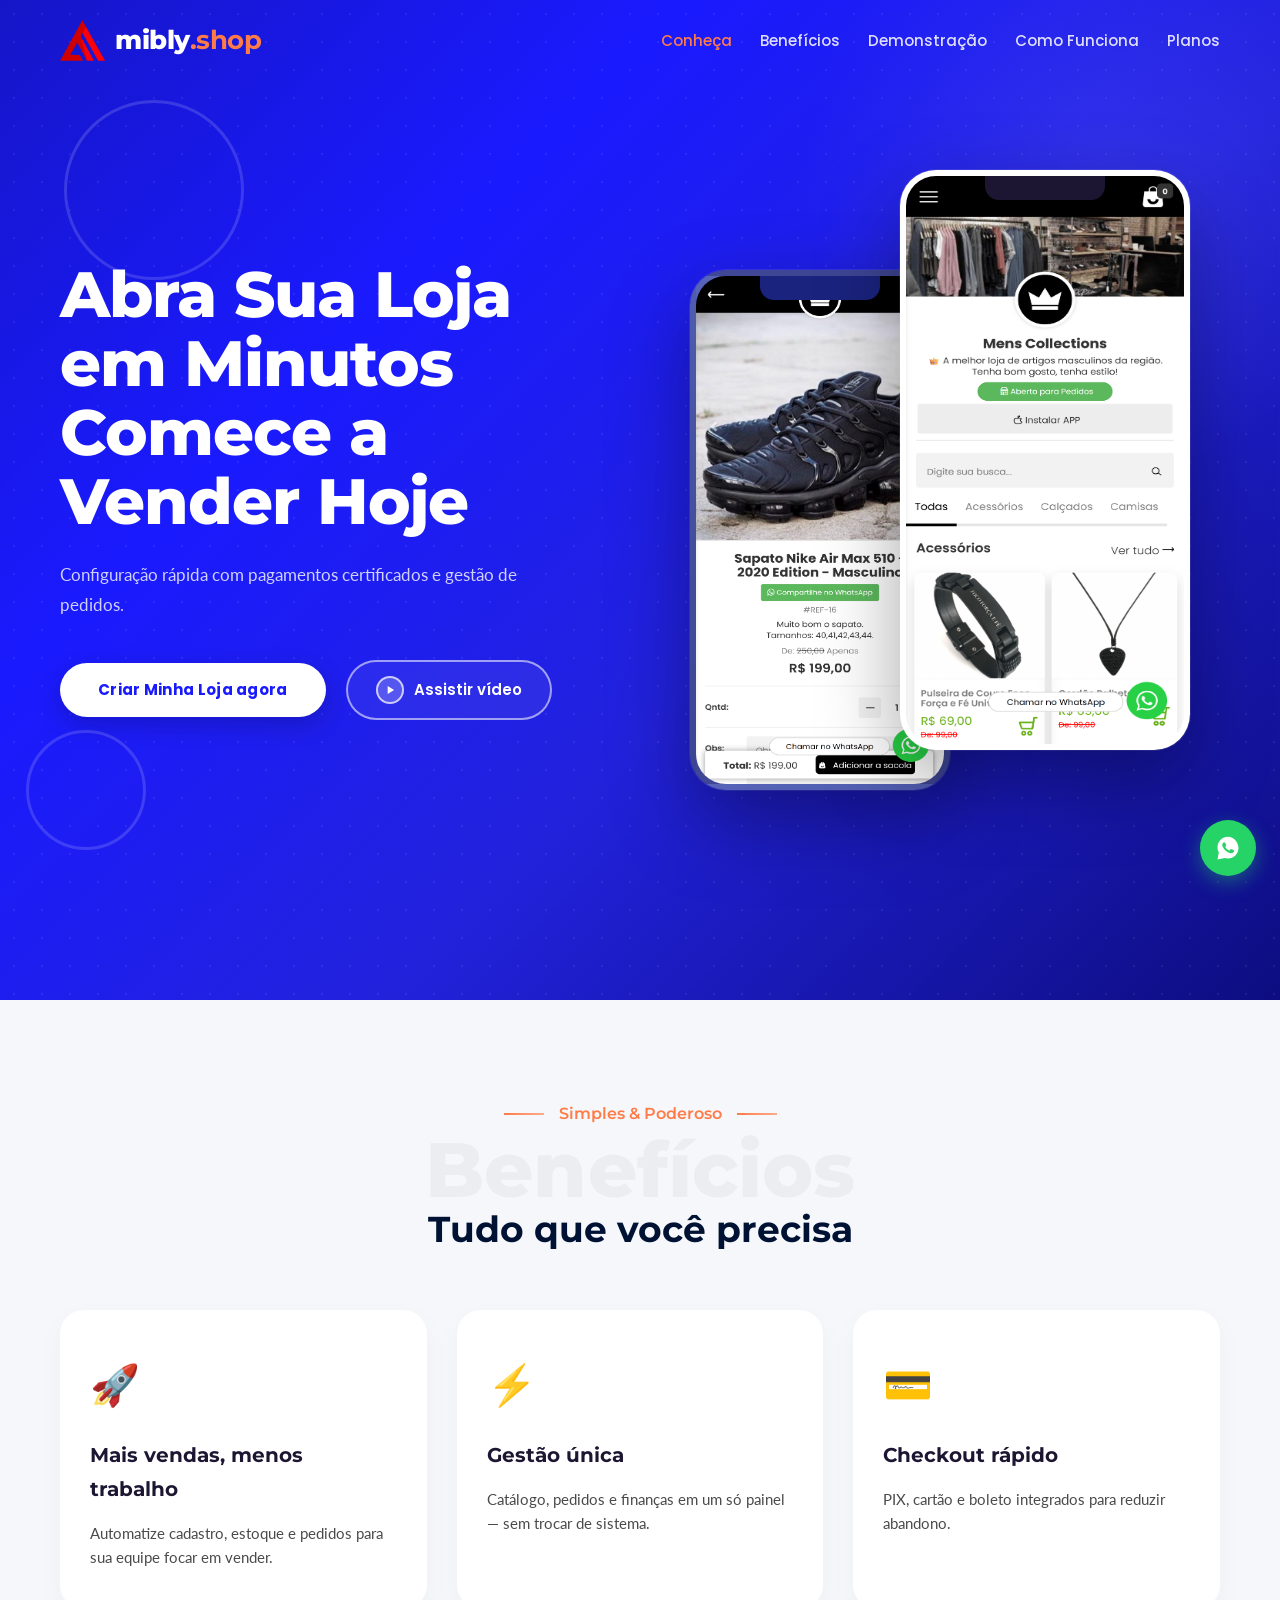
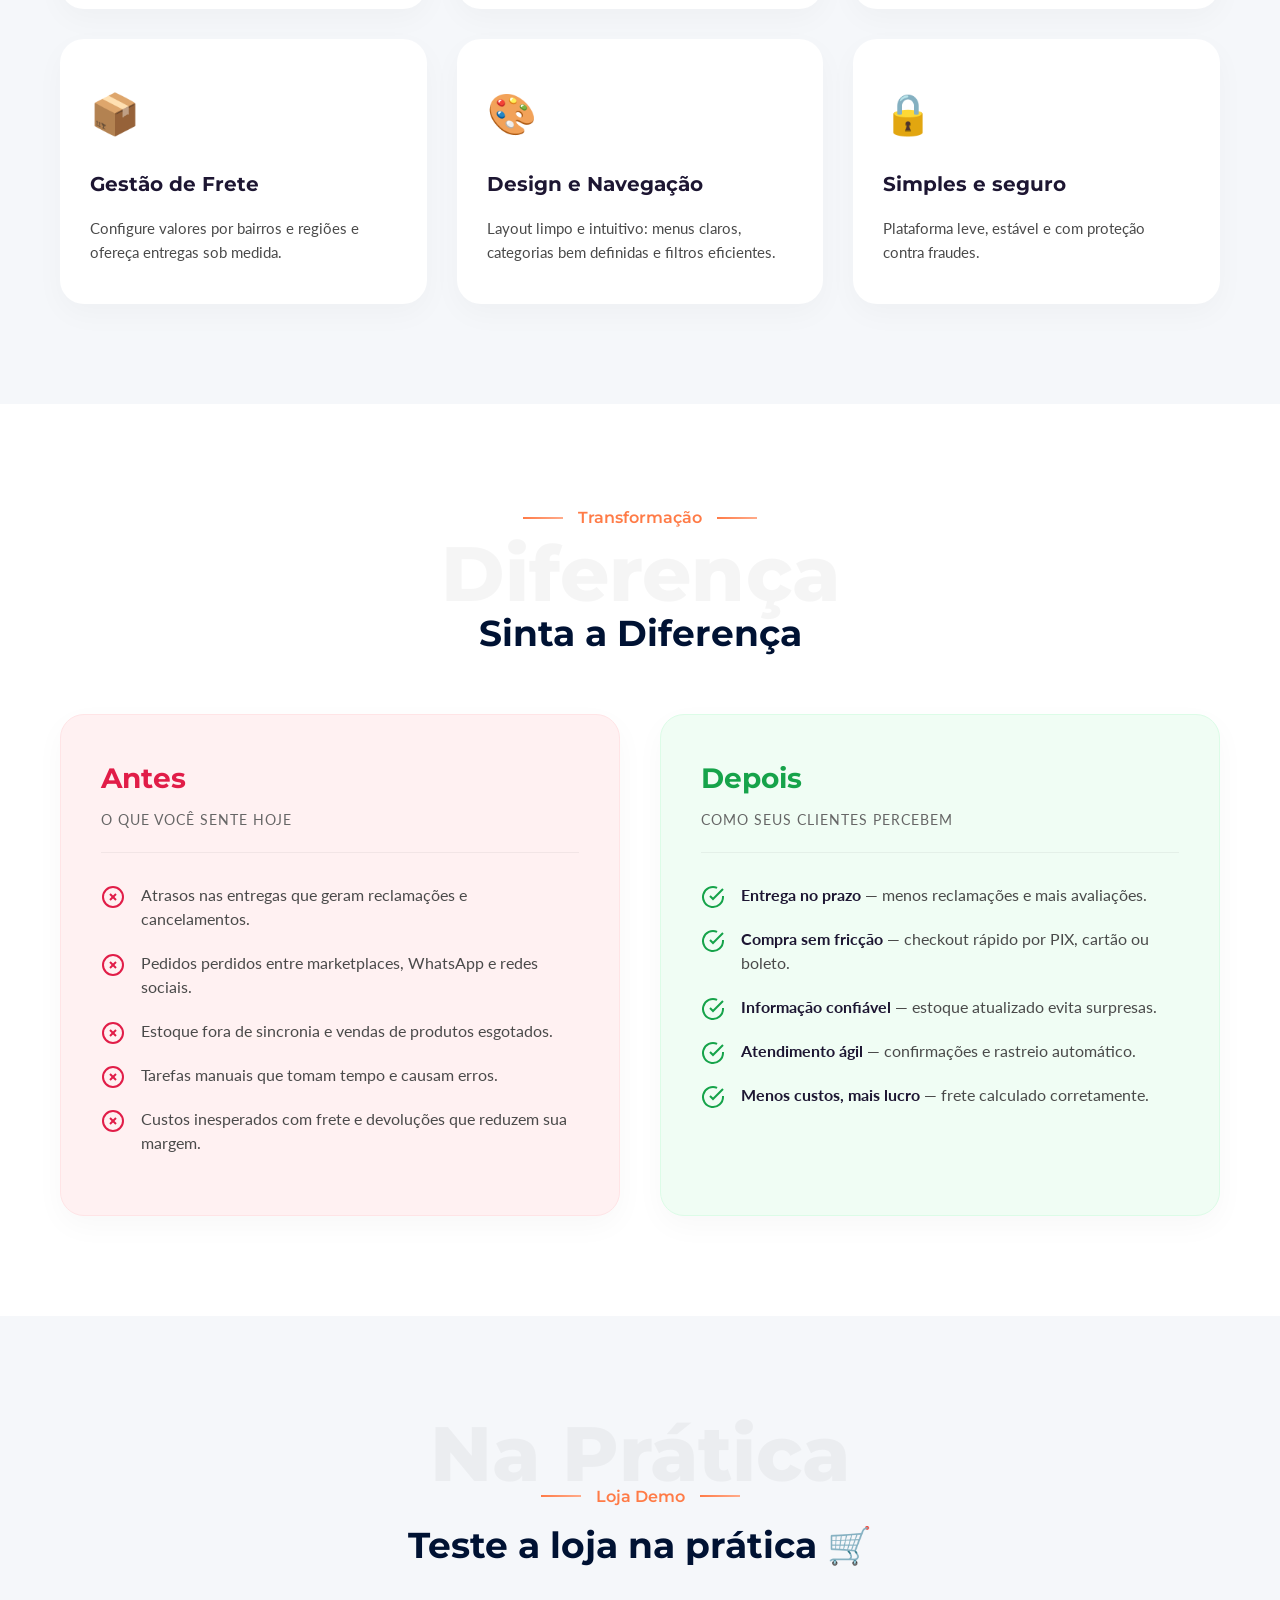
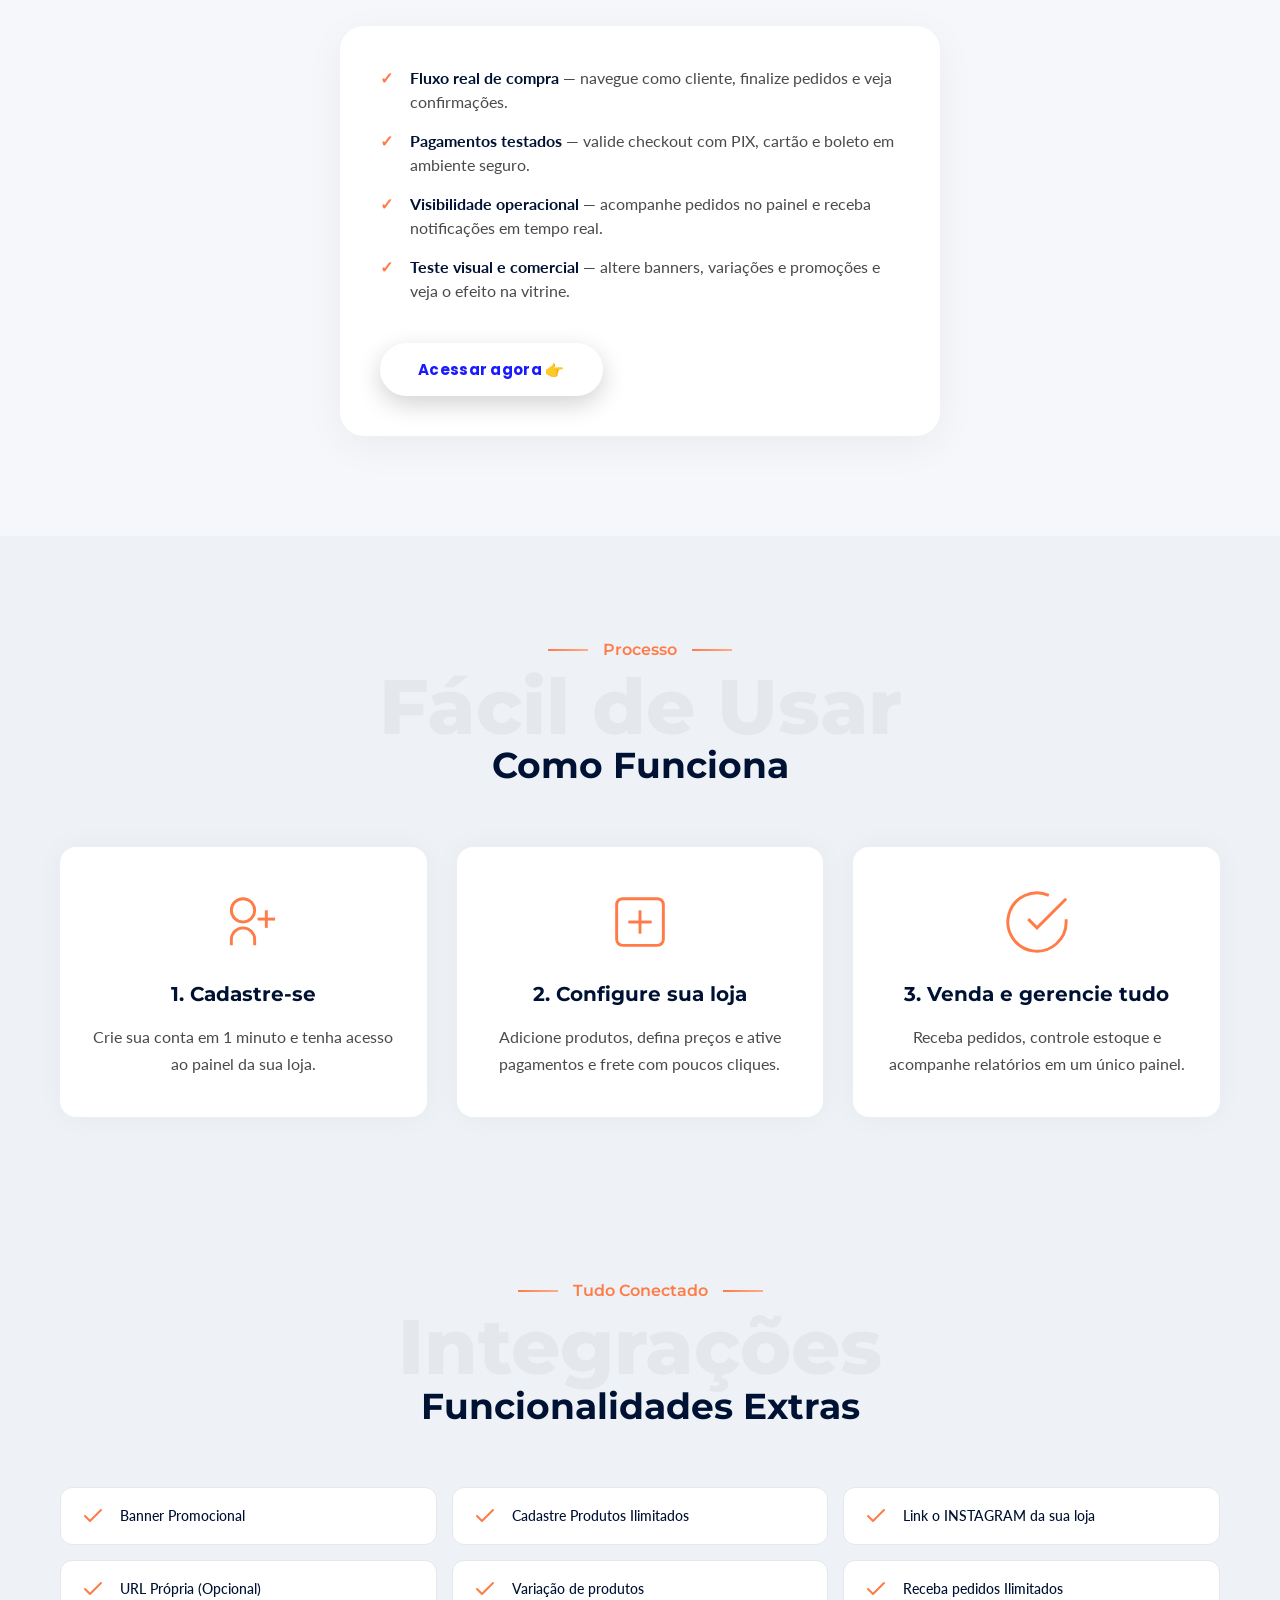
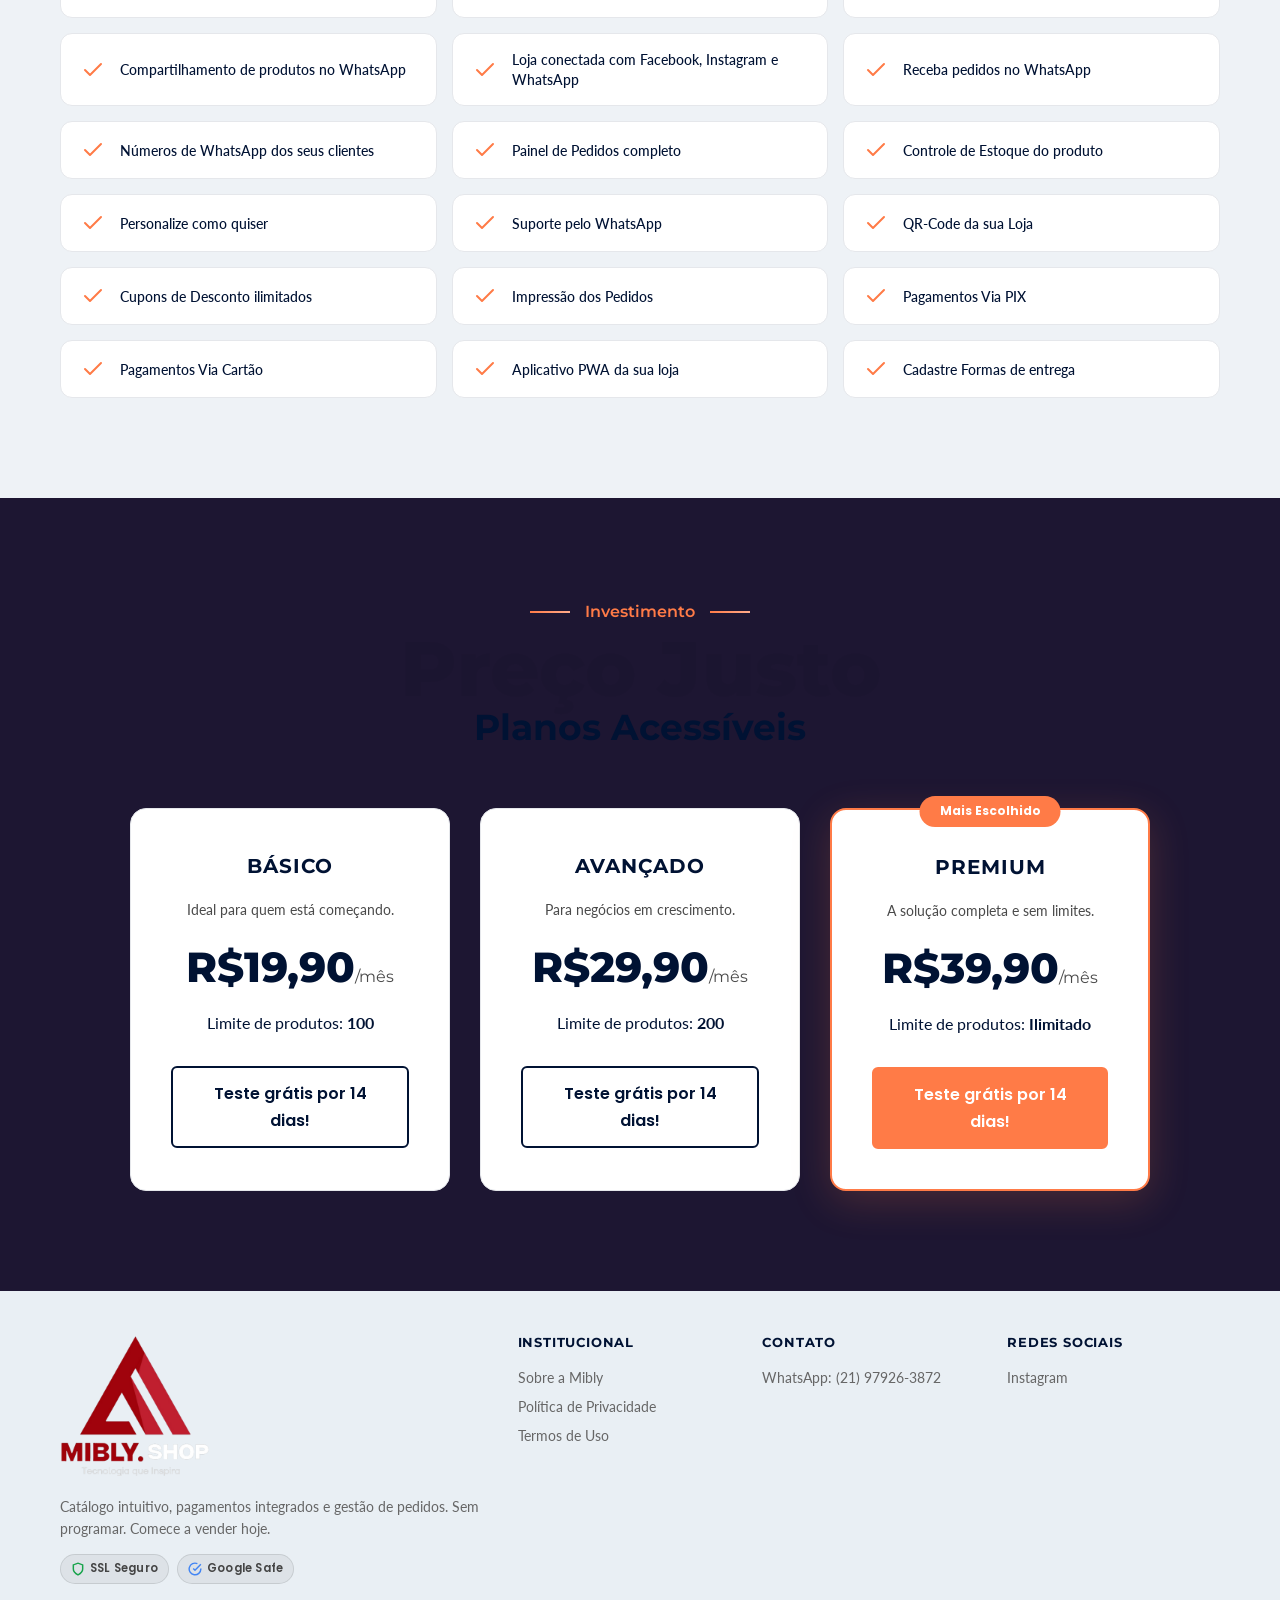
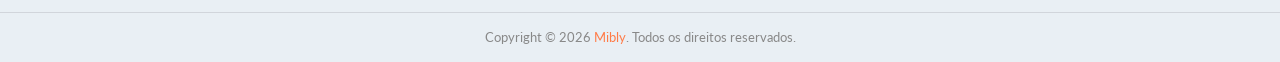
<file: LandingPages/MiblyShop/index.html>
<!DOCTYPE html>
<html lang="pt-BR">
<head>
    <meta charset="UTF-8">
    <meta name="viewport" content="width=device-width, initial-scale=1.0">
    <title>mibly.shop | O catálogo online descomplicado que vai bombar suas vendas na sua região!</title>
    <meta name="description" content="Crie seu catálogo digital profissional com a Mibly. Produtos ilimitados, sem taxas sobre vendas, pedidos direto no WhatsApp e 90 dias grátis para testar.">
    <link rel="preconnect" href="https://fonts.googleapis.com">
    <link rel="preconnect" href="https://fonts.gstatic.com" crossorigin>
    <link href="https://fonts.googleapis.com/css2?family=Montserrat:wght@400;500;600;700;800&family=Lato:wght@300;400;700&family=Poppins:wght@400;500;600;700&display=swap" rel="stylesheet">
    <link rel="icon" href="img/favicon.png" type="image/png">
    <link rel="stylesheet" href="styles.css">
    <link rel="apple-touch-icon" sizes="180x180" href="img/favicon/apple-touch-icon.png">
    <link rel="icon" type="image/png" sizes="32x32" href="img/favicon/favicon-32x32.png">
    <link rel="icon" type="image/png" sizes="16x16" href="img/favicon/favicon-16x16.png">
    <link rel="manifest" href="img/favicon/site.webmanifest">
</head>
<body>

    <header class="navbar" id="navbar">
        <div class="container nav-wrap">
            <a href="#" class="logo">
                <img src="img/Logo.png" alt="Logo Mibly Shop" class="nav-logo-img">
                <span class="logo-name">mibly<strong>.shop</strong></span></a>
            <nav class="nav-links" id="navLinks">
                <a href="#" class="active">Conheça</a>
                <a href="#beneficios">Benefícios</a>
                <a href="#demonstracao">Demonstração</a>
                <a href="#how">Como Funciona</a>
                <a href="#pricing">Planos</a>
            </nav>
            <button class="nav-toggle" id="navToggle" aria-label="Menu">
                <span></span><span></span><span></span>
            </button>
        </div>
    </header>

    <section class="hero">
        <div class="hero-shape"></div>
        <div class="hero-ring ring-1"></div>
        <div class="hero-ring ring-2"></div>
        <div class="hero-diamond"></div>

        <div class="container hero-grid">
            <div class="hero-text">
                <h1>Abra Sua Loja em Minutos<br>Comece a Vender Hoje</h1>
                <p>Configuração rápida com pagamentos certificados e gestão de pedidos.</p>
                <div class="hero-btns-row">
                    <a href="https://mibly.shop/comece/cadastrar/" class="btn-hero">Criar Minha Loja agora</a>
                    <a href="#" class="btn-hero-outline">Assistir vídeo</a>
                </div>
            </div>
            <div class="hero-visual">
                <div class="phones-wrap">
                    <div class="phone-frame phone-back pf-dark">
                        <div class="phone-notch pn-dark"></div>
                        <img style="height: 100%;width: 100%;" src="img/Checkout.png" alt="">
                        <div style="display: none;" class="ps-dark">
                            <div class="ps-topbar">
                                <svg width="22" height="18" viewBox="0 0 22 18" fill="none">
                                    <rect x="0" y="12" width="4" height="6" rx="1" fill="rgba(255,255,255,.5)"/>
                                    <rect x="6" y="7" width="4" height="11" rx="1" fill="rgba(255,255,255,.7)"/>
                                    <rect x="12" y="3" width="4" height="15" rx="1" fill="#fff"/>
                                    <rect x="18" y="0" width="4" height="18" rx="1" fill="#fff"/>
                                </svg>
                            </div>
                            <div class="ps-greeting">Olá, Lojista</div>
                            <div class="ps-greet-sub">6 pedidos pendentes</div>
                            <div class="ps-task-card">
                                <div class="ps-task-title">Design do Catálogo</div>
                                <div class="ps-task-sub">Adicionar produtos</div>
                                <div class="ps-avatars">
                                    <div class="ps-avatar" style="background:#ff9b6b;"></div>
                                    <div class="ps-avatar" style="background:#93c5fd; margin-left:-8px;"></div>
                                </div>
                            </div>
                            <div class="ps-review-title">Resumo do Mês</div>
                            <div class="ps-stats-row">
                                <div class="ps-stat-card">
                                    <div class="ps-stat-num">22</div>
                                    <div class="ps-stat-label">Pedidos</div>
                                </div>
                                <div class="ps-stat-card">
                                    <div class="ps-stat-num">10</div>
                                    <div class="ps-stat-label">Em aberto</div>
                                </div>
                            </div>
                            <div class="ps-navbar">
                                <svg width="18" height="18" viewBox="0 0 24 24" fill="none" stroke="rgba(255,255,255,.6)" stroke-width="2"><path d="M3 9l9-7 9 7v11a2 2 0 0 1-2 2H5a2 2 0 0 1-2-2z"/></svg>
                                <svg width="18" height="18" viewBox="0 0 24 24" fill="none" stroke="#fff" stroke-width="2"><rect x="3" y="3" width="7" height="7"/><rect x="14" y="3" width="7" height="7"/><rect x="3" y="14" width="7" height="7"/><rect x="14" y="14" width="7" height="7"/></svg>
                                <svg width="18" height="18" viewBox="0 0 24 24" fill="none" stroke="rgba(255,255,255,.6)" stroke-width="2"><path d="M20 21v-2a4 4 0 0 0-4-4H8a4 4 0 0 0-4 4v2"/><circle cx="12" cy="7" r="4"/></svg>
                                <svg width="18" height="18" viewBox="0 0 24 24" fill="none" stroke="rgba(255,255,255,.6)" stroke-width="2"><path d="M18 8A6 6 0 0 0 6 8c0 7-3 9-3 9h18s-3-2-3-9"/><path d="M13.73 21a2 2 0 0 1-3.46 0"/></svg>
                            </div>
                        </div>
                    </div>

                    
                    <div class="phone-frame phone-front pf-light">
                        <div class="phone-notch"></div>
                        <img style="height: 100%;width: 100%;" src="img/Loja.png">
                        
                        <div style="display: none;" class="ps-light">
                            
                            <div class="ps-art">
                                <svg viewBox="0 0 260 200" fill="none" xmlns="http://www.w3.org/2000/svg" style="width:100%;height:100%;">
                                    
                                    <rect width="260" height="200" fill="#e8eaf6"/>
                                    
                                    <circle cx="60" cy="80" r="48" fill="#3949ab" opacity=".85"/>
                                    <circle cx="170" cy="50" r="36" fill="#5c6bc0" opacity=".7"/>
                                    <circle cx="210" cy="130" r="30" fill="#90caf9" opacity=".8"/>
                                    <circle cx="100" cy="160" r="28" fill="#b0bec5" opacity=".5"/>
                                    
                                    <path d="M130 40 A40 40 0 0 1 210 40 Z" fill="#1a237e" opacity=".6"/>
                                    <path d="M30 150 A30 30 0 0 0 90 150 Z" fill="#5c6bc0" opacity=".4"/>
                                    
                                    <path d="M40 100 Q80 70 120 100 Q160 130 200 100 Q230 80 260 95" stroke="#3949ab" stroke-width="2.5" fill="none" opacity=".5"/>
                                    <path d="M40 115 Q80 85 120 115 Q160 145 200 115 Q230 95 260 110" stroke="#5c6bc0" stroke-width="2" fill="none" opacity=".4"/>
                                    
                                    <circle cx="150" cy="30" r="5" fill="#1a237e" opacity=".7"/>
                                    <circle cx="165" cy="20" r="4" fill="#3949ab" opacity=".5"/>
                                    <circle cx="140" cy="18" r="3" fill="#5c6bc0" opacity=".5"/>
                                    <circle cx="230" cy="80" r="6" fill="#1a237e" opacity=".4"/>
                                    <circle cx="245" cy="55" r="4" fill="#3949ab" opacity=".4"/>
                                    
                                    <path d="M180 155 Q200 130 220 155 Q200 180 180 155Z" fill="#90caf9" opacity=".6"/>
                                    <path d="M55 45 Q75 20 95 45 Q75 70 55 45Z" fill="#7986cb" opacity=".5"/>
                                </svg>
                            </div>
                            
                            <div class="ps-light-body">
                                <div class="ps-light-title">Gerencie seu catálogo</div>
                                <div class="ps-light-sub">Catálogo digital para bombar suas vendas na sua região</div>
                                <a href="https://mibly.shop/comece" class="ps-light-btn">Começar</a>
                            </div>
                            
                            <div class="ps-dots">
                                <span class="ps-dot active"></span>
                                <span class="ps-dot"></span>
                                <span class="ps-dot"></span>
                            </div>
                        </div>
                    </div>

                </div>
            </div>
        </div>
    </section>

    
    <section class="benefits-new" id="beneficios">
        <div class="container text-center">
            <div class="section-label">
                <span class="label-line"></span>
                <span class="label-text">Simples & Poderoso</span>
                <span class="label-line"></span>
            </div>
            <div class="watermark-text">Benefícios</div>
            <h2 class="section-heading">Tudo que você precisa</h2>
            
            <div class="benefits-grid">
                <div class="ben-card">
                    <div class="ben-icon">🚀</div>
                    <h3>Mais vendas, menos trabalho</h3>
                    <p>Automatize cadastro, estoque e pedidos para sua equipe focar em vender.</p>
                </div>
                <div class="ben-card">
                    <div class="ben-icon">⚡</div>
                    <h3>Gestão única</h3>
                    <p>Catálogo, pedidos e finanças em um só painel — sem trocar de sistema.</p>
                </div>
                <div class="ben-card">
                    <div class="ben-icon">💳</div>
                    <h3>Checkout rápido</h3>
                    <p>PIX, cartão e boleto integrados para reduzir abandono.</p>
                </div>
                <div class="ben-card">
                    <div class="ben-icon">📦</div>
                    <h3>Gestão de Frete</h3>
                    <p>Configure valores por bairros e regiões e ofereça entregas sob medida.</p>
                </div>
                <div class="ben-card">
                    <div class="ben-icon">🎨</div>
                    <h3>Design e Navegação</h3>
                    <p>Layout limpo e intuitivo: menus claros, categorias bem definidas e filtros eficientes.</p>
                </div>
                <div class="ben-card">
                    <div class="ben-icon">🔒</div>
                    <h3>Simples e seguro</h3>
                    <p>Plataforma leve, estável e com proteção contra fraudes.</p>
                </div>
            </div>
        </div>
    </section>

    
    <section class="pain-points-section">
        <div class="container text-center">
            <div class="section-label">
                <span class="label-line"></span>
                <span class="label-text">Transformação</span>
                <span class="label-line"></span>
            </div>
            <div class="watermark-text">Diferença</div>
            <h2 class="section-heading">Sinta a Diferença</h2>
            
            <div class="pain-grid">
                
                <div class="pain-card antes">
                    <div class="pain-header">
                        <h3>Antes</h3>
                        <p>O que você sente hoje</p>
                    </div>
                    <ul class="pain-list">
                        <li>
                            <svg viewBox="0 0 24 24" fill="none" stroke="currentColor" stroke-width="2"><circle cx="12" cy="12" r="10"/><line x1="15" y1="9" x2="9" y2="15"/><line x1="9" y1="9" x2="15" y2="15"/></svg>
                            Atrasos nas entregas que geram reclamações e cancelamentos.
                        </li>
                        <li>
                            <svg viewBox="0 0 24 24" fill="none" stroke="currentColor" stroke-width="2"><circle cx="12" cy="12" r="10"/><line x1="15" y1="9" x2="9" y2="15"/><line x1="9" y1="9" x2="15" y2="15"/></svg>
                            Pedidos perdidos entre marketplaces, WhatsApp e redes sociais.
                        </li>
                        <li>
                            <svg viewBox="0 0 24 24" fill="none" stroke="currentColor" stroke-width="2"><circle cx="12" cy="12" r="10"/><line x1="15" y1="9" x2="9" y2="15"/><line x1="9" y1="9" x2="15" y2="15"/></svg>
                            Estoque fora de sincronia e vendas de produtos esgotados.
                        </li>
                        <li>
                            <svg viewBox="0 0 24 24" fill="none" stroke="currentColor" stroke-width="2"><circle cx="12" cy="12" r="10"/><line x1="15" y1="9" x2="9" y2="15"/><line x1="9" y1="9" x2="15" y2="15"/></svg>
                            Tarefas manuais que tomam tempo e causam erros.
                        </li>
                        <li>
                            <svg viewBox="0 0 24 24" fill="none" stroke="currentColor" stroke-width="2"><circle cx="12" cy="12" r="10"/><line x1="15" y1="9" x2="9" y2="15"/><line x1="9" y1="9" x2="15" y2="15"/></svg>
                            Custos inesperados com frete e devoluções que reduzem sua margem.
                        </li>
                    </ul>
                </div>

                
                <div class="pain-card depois">
                    <div class="pain-header">
                        <h3>Depois</h3>
                        <p>Como seus clientes percebem</p>
                    </div>
                    <ul class="pain-list">
                        <li>
                            <svg viewBox="0 0 24 24" fill="none" stroke="currentColor" stroke-width="2"><path d="M22 11.08V12a10 10 0 1 1-5.93-9.14"/><polyline points="22 4 12 14.01 9 11.01"/></svg>
                            <strong>Entrega no prazo</strong> — menos reclamações e mais avaliações.
                        </li>
                        <li>
                            <svg viewBox="0 0 24 24" fill="none" stroke="currentColor" stroke-width="2"><path d="M22 11.08V12a10 10 0 1 1-5.93-9.14"/><polyline points="22 4 12 14.01 9 11.01"/></svg>
                            <strong>Compra sem fricção</strong> — checkout rápido por PIX, cartão ou boleto.
                        </li>
                        <li>
                            <svg viewBox="0 0 24 24" fill="none" stroke="currentColor" stroke-width="2"><path d="M22 11.08V12a10 10 0 1 1-5.93-9.14"/><polyline points="22 4 12 14.01 9 11.01"/></svg>
                            <strong>Informação confiável</strong> — estoque atualizado evita surpresas.
                        </li>
                        <li>
                            <svg viewBox="0 0 24 24" fill="none" stroke="currentColor" stroke-width="2"><path d="M22 11.08V12a10 10 0 1 1-5.93-9.14"/><polyline points="22 4 12 14.01 9 11.01"/></svg>
                            <strong>Atendimento ágil</strong> — confirmações e rastreio automático.
                        </li>
                        <li>
                            <svg viewBox="0 0 24 24" fill="none" stroke="currentColor" stroke-width="2"><path d="M22 11.08V12a10 10 0 1 1-5.93-9.14"/><polyline points="22 4 12 14.01 9 11.01"/></svg>
                            <strong>Menos custos, mais lucro</strong> — frete calculado corretamente.
                        </li>
                    </ul>
                </div>
            </div>
        </div>
    </section>

    
    <section class="demo-section" id="demonstracao">
        <div class="container text-center">
            <div class="watermark-text">Na Prática</div>
            <div class="section-label">
                <span class="label-line"></span>
                <span class="label-text">Loja Demo</span>
                <span class="label-line"></span>
            </div>
            <h2 class="section-heading">Teste a loja na prática 🛒</h2>
            
            <div class="demo-content">
                <ul class="demo-features-list">
                    <li><strong>Fluxo real de compra</strong> — navegue como cliente, finalize pedidos e veja confirmações.</li>
                    <li><strong>Pagamentos testados</strong> — valide checkout com PIX, cartão e boleto em ambiente seguro.</li>
                    <li><strong>Visibilidade operacional</strong> — acompanhe pedidos no painel e receba notificações em tempo real.</li>
                    <li><strong>Teste visual e comercial</strong> — altere banners, variações e promoções e veja o efeito na vitrine.</li>
                </ul>
                
                <a href="https://demo4.mibly.shop/" target="_blank" class="btn-hero" style="display:inline-block; margin-top:10px;">Acessar agora 👉</a>
            </div>
        </div>
    </section>

    
    <section class="how-section" id="how">
        <div class="container text-center">
            <div class="section-label">
                <span class="label-line"></span>
                <span class="label-text">Processo</span>
                <span class="label-line"></span>
            </div>
            <div class="watermark-text">Fácil de Usar</div>
            <h2 class="section-heading">Como Funciona</h2>
            <div class="how-grid">
                <div class="how-card">
                    <div class="how-icon">
                        <svg viewBox="0 0 48 48" fill="none" stroke="currentColor" stroke-width="2"><path d="M16 40v-4a8 8 0 0 1 8-8h0a8 8 0 0 1 8 8v4"/><circle cx="24" cy="16" r="8"/><line x1="40" y1="16" x2="40" y2="28"/><line x1="46" y1="22" x2="34" y2="22"/></svg>
                    </div>
                    <h3>1. Cadastre-se</h3>
                    <p>Crie sua conta em 1 minuto e tenha acesso ao painel da sua loja.</p>
                </div>
                <div class="how-card">
                    <div class="how-icon">
                        <svg viewBox="0 0 48 48" fill="none" stroke="currentColor" stroke-width="2"><rect x="8" y="8" width="32" height="32" rx="4"/><line x1="24" y1="16" x2="24" y2="32"/><line x1="16" y1="24" x2="32" y2="24"/></svg>
                    </div>
                    <h3>2. Configure sua loja</h3>
                    <p>Adicione produtos, defina preços e ative pagamentos e frete com poucos cliques.</p>
                </div>
                <div class="how-card">
                    <div class="how-icon">
                        <svg viewBox="0 0 48 48" fill="none" stroke="currentColor" stroke-width="2"><path d="M44 22.16V24a20 20 0 1 1-11.86-18.28"/><polyline points="44 8 24 28.02 18 22.02"/></svg>
                    </div>
                    <h3>3. Venda e gerencie tudo</h3>
                    <p>Receba pedidos, controle estoque e acompanhe relatórios em um único painel.</p>
                </div>
            </div>
        </div>
    </section>

    
    <section class="benefits-section" id="benefits">
        <div class="container text-center">
            <div class="section-label">
                <span class="label-line"></span>
                <span class="label-text">Tudo Conectado</span>
                <span class="label-line"></span>
            </div>
            <div class="watermark-text">Integrações</div>
            <h2 class="section-heading">Funcionalidades Extras</h2>
            <div class="specs-grid">
                
                <div class="spec-card"><div class="spec-icon"><svg viewBox="0 0 24 24" fill="none" stroke="var(--orange)" stroke-width="2" stroke-linecap="round" stroke-linejoin="round"><polyline points="20 6 9 17 4 12"></polyline></svg></div><span>Banner Promocional</span></div>
                <div class="spec-card"><div class="spec-icon"><svg viewBox="0 0 24 24" fill="none" stroke="var(--orange)" stroke-width="2" stroke-linecap="round" stroke-linejoin="round"><polyline points="20 6 9 17 4 12"></polyline></svg></div><span>Cadastre Produtos Ilimitados</span></div>
                <div class="spec-card"><div class="spec-icon"><svg viewBox="0 0 24 24" fill="none" stroke="var(--orange)" stroke-width="2" stroke-linecap="round" stroke-linejoin="round"><polyline points="20 6 9 17 4 12"></polyline></svg></div><span>Link o INSTAGRAM da sua loja</span></div>
                <div class="spec-card"><div class="spec-icon"><svg viewBox="0 0 24 24" fill="none" stroke="var(--orange)" stroke-width="2" stroke-linecap="round" stroke-linejoin="round"><polyline points="20 6 9 17 4 12"></polyline></svg></div><span>URL Própria (Opcional)</span></div>
                <div class="spec-card"><div class="spec-icon"><svg viewBox="0 0 24 24" fill="none" stroke="var(--orange)" stroke-width="2" stroke-linecap="round" stroke-linejoin="round"><polyline points="20 6 9 17 4 12"></polyline></svg></div><span>Variação de produtos</span></div>
                <div class="spec-card"><div class="spec-icon"><svg viewBox="0 0 24 24" fill="none" stroke="var(--orange)" stroke-width="2" stroke-linecap="round" stroke-linejoin="round"><polyline points="20 6 9 17 4 12"></polyline></svg></div><span>Receba pedidos Ilimitados</span></div>
                <div class="spec-card"><div class="spec-icon"><svg viewBox="0 0 24 24" fill="none" stroke="var(--orange)" stroke-width="2" stroke-linecap="round" stroke-linejoin="round"><polyline points="20 6 9 17 4 12"></polyline></svg></div><span>Compartilhamento de produtos no WhatsApp</span></div>
                <div class="spec-card"><div class="spec-icon"><svg viewBox="0 0 24 24" fill="none" stroke="var(--orange)" stroke-width="2" stroke-linecap="round" stroke-linejoin="round"><polyline points="20 6 9 17 4 12"></polyline></svg></div><span>Loja conectada com Facebook, Instagram e WhatsApp</span></div>
                <div class="spec-card"><div class="spec-icon"><svg viewBox="0 0 24 24" fill="none" stroke="var(--orange)" stroke-width="2" stroke-linecap="round" stroke-linejoin="round"><polyline points="20 6 9 17 4 12"></polyline></svg></div><span>Receba pedidos no WhatsApp</span></div>
                <div class="spec-card"><div class="spec-icon"><svg viewBox="0 0 24 24" fill="none" stroke="var(--orange)" stroke-width="2" stroke-linecap="round" stroke-linejoin="round"><polyline points="20 6 9 17 4 12"></polyline></svg></div><span>Números de WhatsApp dos seus clientes</span></div>
                <div class="spec-card"><div class="spec-icon"><svg viewBox="0 0 24 24" fill="none" stroke="var(--orange)" stroke-width="2" stroke-linecap="round" stroke-linejoin="round"><polyline points="20 6 9 17 4 12"></polyline></svg></div><span>Painel de Pedidos completo</span></div>
                <div class="spec-card"><div class="spec-icon"><svg viewBox="0 0 24 24" fill="none" stroke="var(--orange)" stroke-width="2" stroke-linecap="round" stroke-linejoin="round"><polyline points="20 6 9 17 4 12"></polyline></svg></div><span>Controle de Estoque do produto</span></div>
                <div class="spec-card"><div class="spec-icon"><svg viewBox="0 0 24 24" fill="none" stroke="var(--orange)" stroke-width="2" stroke-linecap="round" stroke-linejoin="round"><polyline points="20 6 9 17 4 12"></polyline></svg></div><span>Personalize como quiser</span></div>
                <div class="spec-card"><div class="spec-icon"><svg viewBox="0 0 24 24" fill="none" stroke="var(--orange)" stroke-width="2" stroke-linecap="round" stroke-linejoin="round"><polyline points="20 6 9 17 4 12"></polyline></svg></div><span>Suporte pelo WhatsApp</span></div>
                <div class="spec-card"><div class="spec-icon"><svg viewBox="0 0 24 24" fill="none" stroke="var(--orange)" stroke-width="2" stroke-linecap="round" stroke-linejoin="round"><polyline points="20 6 9 17 4 12"></polyline></svg></div><span>QR-Code da sua Loja</span></div>
                <div class="spec-card"><div class="spec-icon"><svg viewBox="0 0 24 24" fill="none" stroke="var(--orange)" stroke-width="2" stroke-linecap="round" stroke-linejoin="round"><polyline points="20 6 9 17 4 12"></polyline></svg></div><span>Cupons de Desconto ilimitados</span></div>
                <div class="spec-card"><div class="spec-icon"><svg viewBox="0 0 24 24" fill="none" stroke="var(--orange)" stroke-width="2" stroke-linecap="round" stroke-linejoin="round"><polyline points="20 6 9 17 4 12"></polyline></svg></div><span>Impressão dos Pedidos</span></div>
                <div class="spec-card"><div class="spec-icon"><svg viewBox="0 0 24 24" fill="none" stroke="var(--orange)" stroke-width="2" stroke-linecap="round" stroke-linejoin="round"><polyline points="20 6 9 17 4 12"></polyline></svg></div><span>Pagamentos Via PIX</span></div>
                <div class="spec-card"><div class="spec-icon"><svg viewBox="0 0 24 24" fill="none" stroke="var(--orange)" stroke-width="2" stroke-linecap="round" stroke-linejoin="round"><polyline points="20 6 9 17 4 12"></polyline></svg></div><span>Pagamentos Via Cartão</span></div>
                <div class="spec-card"><div class="spec-icon"><svg viewBox="0 0 24 24" fill="none" stroke="var(--orange)" stroke-width="2" stroke-linecap="round" stroke-linejoin="round"><polyline points="20 6 9 17 4 12"></polyline></svg></div><span>Aplicativo PWA da sua loja</span></div>
                <div class="spec-card"><div class="spec-icon"><svg viewBox="0 0 24 24" fill="none" stroke="var(--orange)" stroke-width="2" stroke-linecap="round" stroke-linejoin="round"><polyline points="20 6 9 17 4 12"></polyline></svg></div><span>Cadastre Formas de entrega</span></div>
            </div>
        </div>
        
        <svg width="0" height="0" style="position:absolute">
            <defs>
                <linearGradient id="g1" x1="0%" y1="0%" x2="100%" y2="100%">
                    <stop offset="0%" stop-color="#ff7b47"/>
                    <stop offset="100%" stop-color="#ffab8a"/>
                </linearGradient>
                <linearGradient id="g2" x1="0%" y1="0%" x2="100%" y2="100%">
                    <stop offset="0%" stop-color="#ff7b47"/>
                    <stop offset="100%" stop-color="#ff9b6b"/>
                </linearGradient>
            </defs>
        </svg>
    </section>



    
    
    <section class="pricing-section" id="pricing">
        <div class="container text-center">
            <div class="section-label">
                <span class="label-line"></span>
                <span class="label-text">Investimento</span>
                <span class="label-line"></span>
            </div>
            <div class="watermark-text">Preço Justo</div>
            <h2 class="section-heading">Planos Acessíveis</h2>
            <div class="pricing-grid">
                
                <div class="price-card">
                    <h4>Básico</h4>
                    <p class="price-sub">Ideal para quem está começando.</p>
                    <div class="price-tag">R$19,90<span>/mês</span></div>
                    <p class="price-duration">Limite de produtos: <strong>100</strong></p>
                    <a href="https://mibly.shop/comece/cadastrar/" class="btn-price">Teste grátis por 14 dias!</a>
                </div>

                
                <div class="price-card">
                    <h4>Avançado</h4>
                    <p class="price-sub">Para negócios em crescimento.</p>
                    <div class="price-tag">R$29,90<span>/mês</span></div>
                    <p class="price-duration">Limite de produtos: <strong>200</strong></p>
                    <a href="https://mibly.shop/comece/cadastrar/" class="btn-price">Teste grátis por 14 dias!</a>
                </div>

                
                <div class="price-card featured">
                    <div class="price-badge">Mais Escolhido</div>
                    <h4>Premium</h4>
                    <p class="price-sub">A solução completa e sem limites.</p>
                    <div class="price-tag">R$39,90<span>/mês</span></div>
                    <p class="price-duration">Limite de produtos: <strong>Ilimitado</strong></p>
                    <a href="https://mibly.shop/comece/cadastrar/" class="btn-price featured">Teste grátis por 14 dias!</a>
                </div>
            </div>

            <div style="display: none;" class="all-plans-features">
                <h3>Todos os planos incluem:</h3>
                <ul class="price-feature-list global-features">
                    <li>Banner Promocional</li>
                    <li>PDV Ponto de venda</li>
                    <li>Cadastre Produtos Ilimitados</li>
                    <li>Link o INSTAGRAM da sua loja</li>
                    <li>URL Própria (Opcional)</li>
                    <li>Variação de produtos</li>
                    <li>Receba pedidos Ilimitados</li>
                    <li>Compartilhamento no WhatsApp</li>
                    <li>Loja conectada com Facebook</li>
                    <li>Loja conectada com Instagram</li>
                    <li>Loja conectada com WhatsApp</li>
                    <li>Receba pedidos no WhatsApp</li>
                    <li>Números de WhatsApp dos seus clientes</li>
                    <li>Painel de Pedidos completo</li>
                    <li>Controle de Estoque do produto</li>
                    <li>Personalize como quiser</li>
                    <li>Suporte pelo WhatsApp</li>
                    <li>QR-Code da sua Loja</li>
                    <li>Cupons de Desconto ilimitados</li>
                    <li>Impressão dos Pedidos</li>
                    <li>Pagamentos Via PIX</li>
                    <li>Pagamentos Via Cartão</li>
                    <li>Aplicativo PWA da sua loja</li>
                    <li>Cadastre Formas de entrega</li>
                    <li>Integração Mercado Pago</li>
                    <li>Integração PagSeguro</li>
                    <li>Integração Getnet</li>
                </ul>
            </div>
        </div>
    </section>



    
    
    <footer class="footer">
        <div class="container footer-grid">
            <div class="footer-brand">
                <a href="#" class="logo" style="margin-bottom: 16px;">
                    <img src="img/Logo2.png" alt="Logo Mibly Shop" class="nav-logo-img">
                </a>
                <p>Catálogo intuitivo, pagamentos integrados e gestão de pedidos. Sem programar. Comece a vender hoje.</p>
                <div class="security-seals">
                    <span class="seal-badge">
                        <svg width="14" height="14" viewBox="0 0 24 24" fill="none" stroke="currentColor" stroke-width="2.5"><path d="M12 22s8-4 8-10V5l-8-3-8 3v7c0 6 8 10 8 10z"/></svg>
                        SSL Seguro
                    </span>
                    <span class="seal-badge">
                        <svg width="14" height="14" viewBox="0 0 24 24" fill="none" stroke="currentColor" stroke-width="2.5"><path d="M22 11.08V12a10 10 0 1 1-5.93-9.14"/><polyline points="22 4 12 14.01 9 11.01"/></svg>
                        Google Safe
                    </span>
                </div>
            </div>
            
            <div class="footer-links">
                <h4>Institucional</h4>
                <a href="#">Sobre a Mibly</a>
                <a href="#">Política de Privacidade</a>
                <a href="#">Termos de Uso</a>
            </div>
            
            <div class="footer-links">
                <h4>Contato</h4>
                <a href="#">WhatsApp: (21) 97926-3872</a>
                
                
            </div>

            <div class="footer-links">
                <h4>Redes Sociais</h4>
                <a href="https://www.instagram.com/fabio_feques/">Instagram</a>
                
            </div>
        </div>
        <div class="footer-bottom">
            <div class="container text-center">
                <p>Copyright © 2026 <a href="https://mibly.shop">Mibly</a>. Todos os direitos reservados.</p>
            </div>
        </div>
    </footer>

    
    <a href="https://wa.me/5521979263872" class="whatsapp-float" aria-label="WhatsApp">
        <svg viewBox="0 0 32 32" fill="#fff"><path d="M16 3C9.37 3 4 8.37 4 15c0 2.12.56 4.12 1.53 5.85L4 29l8.38-1.47A12.94 12.94 0 0 0 16 28c6.63 0 12-5.37 12-12S22.63 3 16 3zm6.44 17.27c-.27.76-1.6 1.46-2.2 1.55-.56.08-1.27.12-2.05-.13a18.72 18.72 0 0 1-1.86-.69c-3.27-1.41-5.4-4.72-5.56-4.94-.16-.22-1.32-1.76-1.32-3.36s.84-2.38 1.13-2.71c.3-.33.65-.41.87-.41h.63c.2 0 .47-.08.73.56.27.65.93 2.27 1.01 2.44.08.16.14.36.03.57-.11.22-.16.36-.33.55-.16.19-.34.42-.49.57-.16.16-.33.33-.14.65.19.33.84 1.38 1.8 2.24 1.24 1.1 2.28 1.44 2.6 1.6.33.16.52.14.71-.08.19-.22.84-.98 1.06-1.32.22-.33.44-.27.76-.16.33.11 2.05.97 2.4 1.14.35.17.58.25.67.39.08.14.08.82-.19 1.58z"/></svg>
    </a>

    <script src="script.js"></script>
</body>
</html>
</file>
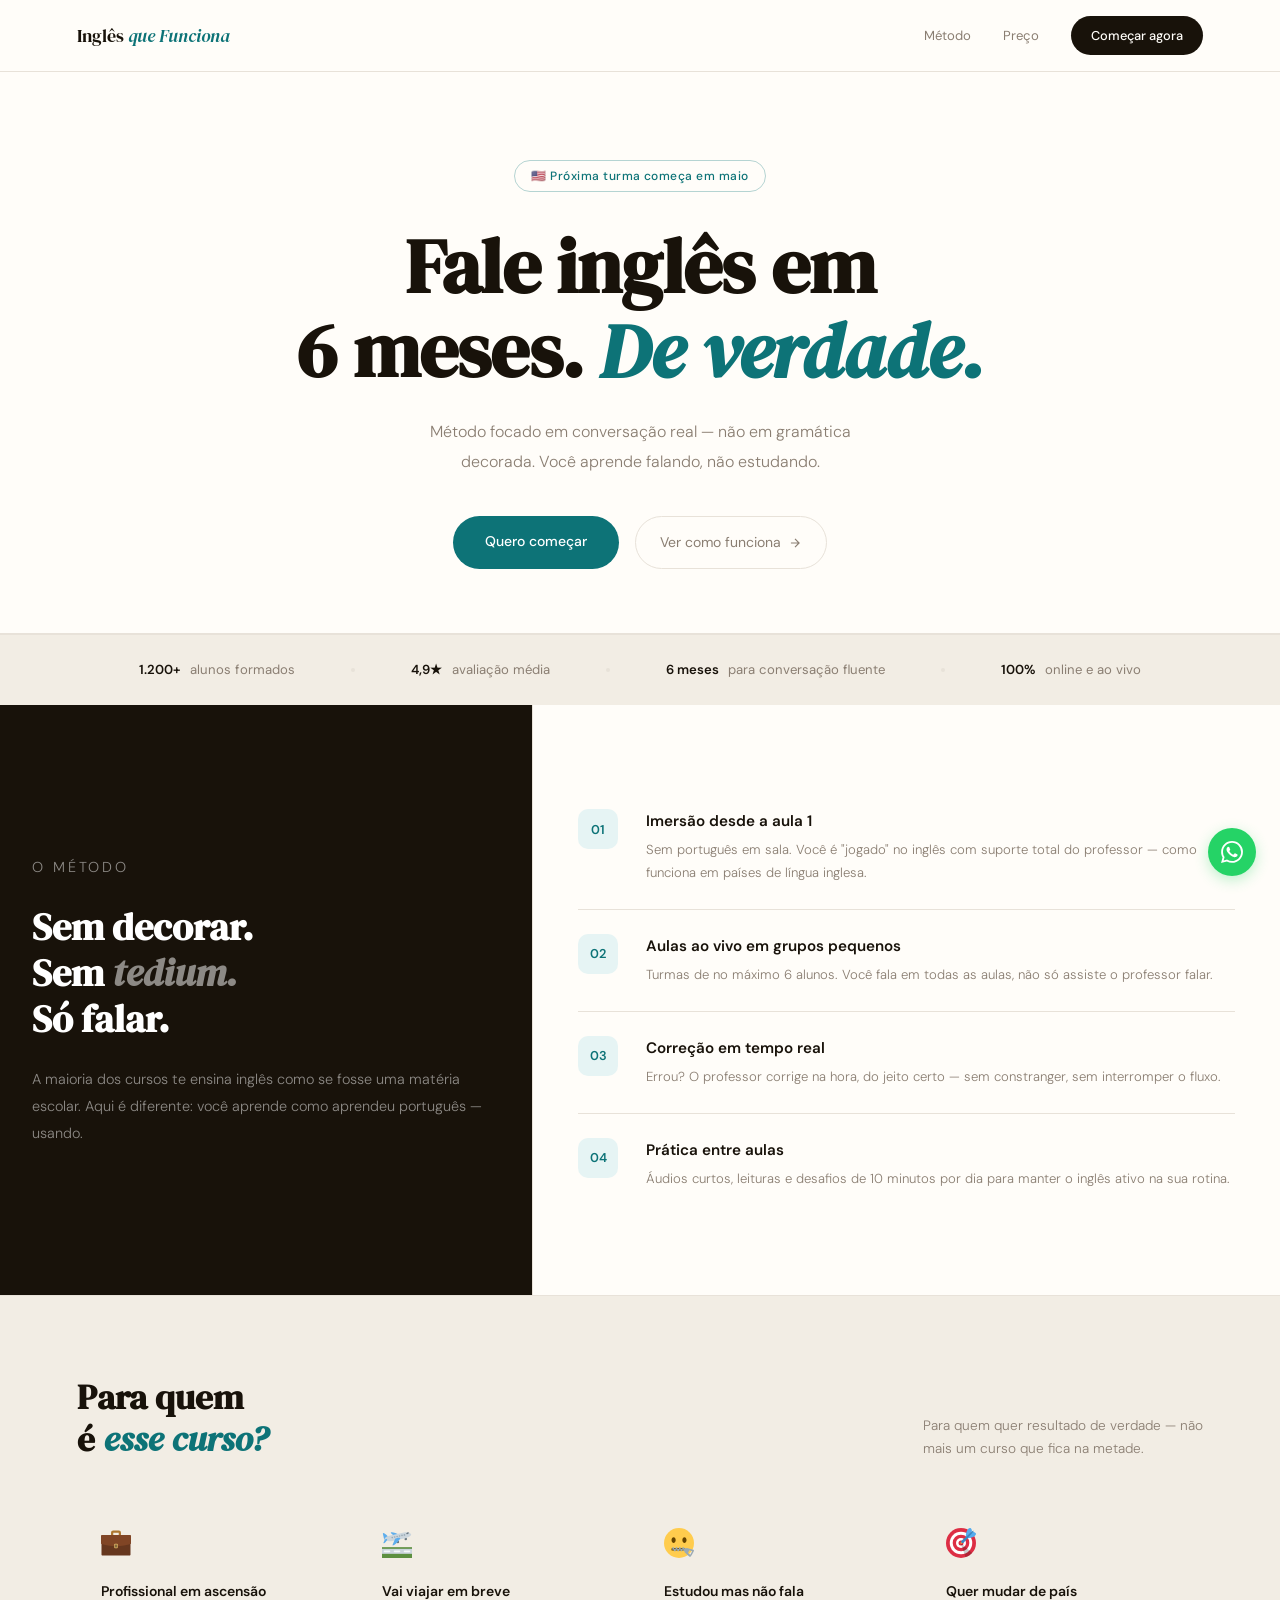
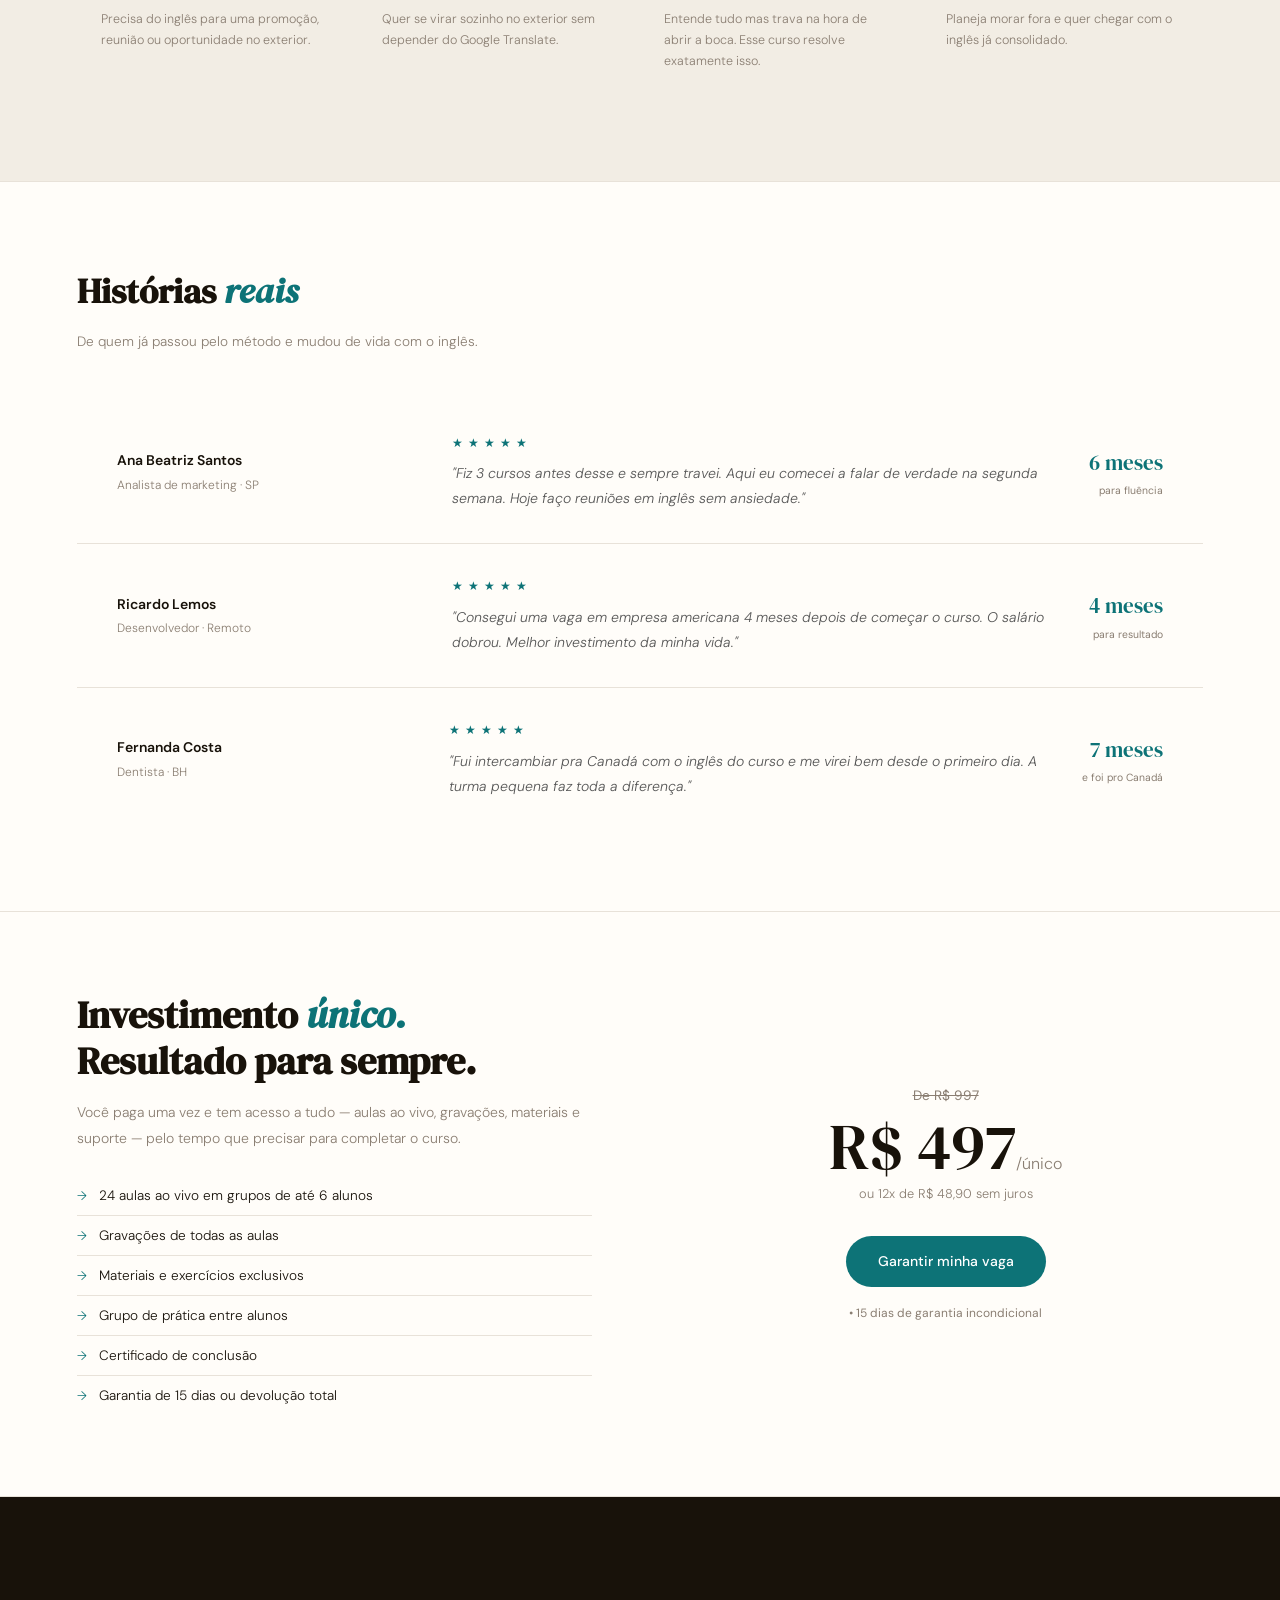
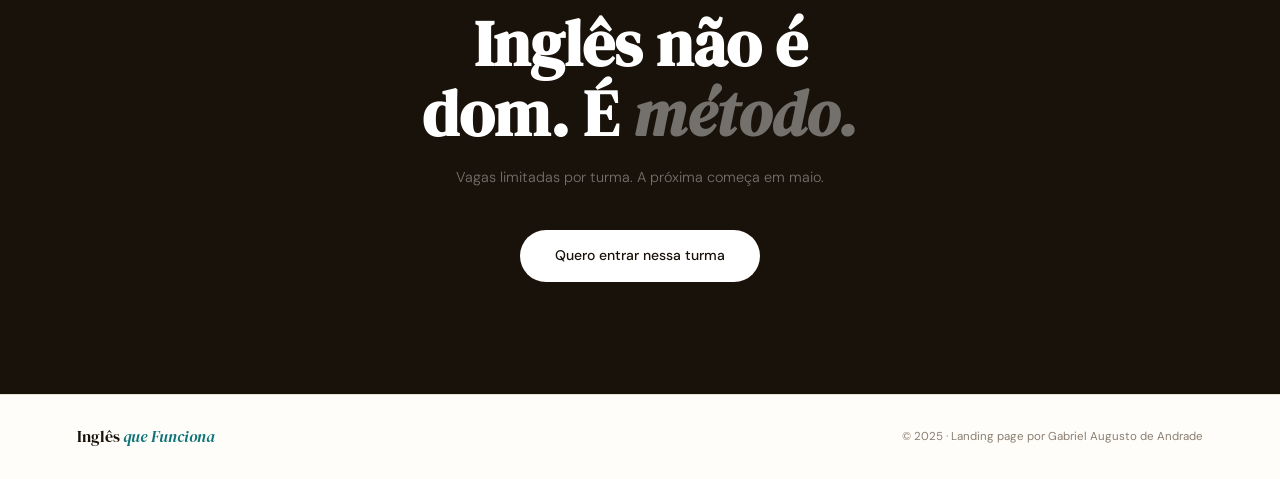
<file: LandingPages/projeto-1/index.html>
<!DOCTYPE html>
<html lang="pt-BR">
<head>
<meta charset="UTF-8">
<meta name="viewport" content="width=device-width, initial-scale=1.0">
<title>Inglês que Funciona</title>
<link href="https://fonts.googleapis.com/css2?family=DM+Serif+Display:ital@0;1&family=DM+Sans:wght@300;400;500;600&display=swap" rel="stylesheet">
<style>
/*migrei o estilo para o arquivo style.css
pra deixar menos poluido **LEMBRAR DE REMOVER COMENTARIO DEPOIS**
*/
</style>
<link rel="stylesheet" href="./style.css">
</head>
<body>

<nav>
  <a href="#" class="logo">Inglês <em>que Funciona</em></a>
  <div class="nav-right">
    <a href="#metodo" class="nav-link">Método</a>
    <a href="#preco" class="nav-link">Preço</a>
    <a href="#preco" class="btn-nav">Começar agora</a>
  </div>
</nav>


<section id="hero">
  <div class="hero-flag fade">🇺🇸 Próxima turma começa em maio</div>
  <h1 class="fade">Fale inglês em<br>6 meses. <em>De verdade.</em></h1>
  <p class="hero-sub fade">Método focado em conversação real — não em gramática decorada. Você aprende falando, não estudando.</p>
  <div class="hero-btns fade">
    <a href="#preco" class="btn-main">Quero começar</a>
    <a href="#metodo" class="btn-ghost">
      Ver como funciona
      <svg width="14" height="14" viewBox="0 0 24 24" fill="none" stroke="currentColor" stroke-width="2"><path d="M5 12h14M12 5l7 7-7 7"/></svg>
    </a>
  </div>
</section>


<div class="hero-strip fade">
  <div class="strip-item"><strong>1.200+</strong> alunos formados</div>
  <div class="strip-dot"></div>
  <div class="strip-item"><strong>4,9★</strong> avaliação média</div>
  <div class="strip-dot"></div>
  <div class="strip-item"><strong>6 meses</strong> para conversação fluente</div>
  <div class="strip-dot"></div>
  <div class="strip-item"><strong>100%</strong> online e ao vivo</div>
</div>


<section id="metodo">
  <div class="metodo-left fade">
    <p class="metodo-label">O método</p>
    <h2>Sem decorar.<br>Sem <em>tedium.</em><br>Só falar.</h2>
    <p>A maioria dos cursos te ensina inglês como se fosse uma matéria escolar. Aqui é diferente: você aprende como aprendeu português — usando.</p>
  </div>
  <div class="metodo-right fade">
    <ul class="etapas">
      <li class="etapa">
        <div class="etapa-n">01</div>
        <div>
          <h3>Imersão desde a aula 1</h3>
          <p>Sem português em sala. Você é "jogado" no inglês com suporte total do professor — como funciona em países de língua inglesa.</p>
        </div>
      </li>
      <li class="etapa">
        <div class="etapa-n">02</div>
        <div>
          <h3>Aulas ao vivo em grupos pequenos</h3>
          <p>Turmas de no máximo 6 alunos. Você fala em todas as aulas, não só assiste o professor falar.</p>
        </div>
      </li>
      <li class="etapa">
        <div class="etapa-n">03</div>
        <div>
          <h3>Correção em tempo real</h3>
          <p>Errou? O professor corrige na hora, do jeito certo — sem constranger, sem interromper o fluxo.</p>
        </div>
      </li>
      <li class="etapa">
        <div class="etapa-n">04</div>
        <div>
          <h3>Prática entre aulas</h3>
          <p>Áudios curtos, leituras e desafios de 10 minutos por dia para manter o inglês ativo na sua rotina.</p>
        </div>
      </li>
    </ul>
  </div>
</section>


<section id="paraquem">
  <div class="pq-header fade">
    <h2>Para quem<br>é <em>esse curso?</em></h2>
    <p>Para quem quer resultado de verdade — não mais um curso que fica na metade.</p>
  </div>
  <div class="pq-grid">
    <div class="pq-item fade">
      <span class="pq-emoji">
        <svg xmlns="http://www.w3.org/2000/svg" xmlns:xlink="http://www.w3.org/1999/xlink" height="30px" width="30px" version="1.1" id="Layer_1" viewBox="0 0 512 512" xml:space="preserve">
        <path style="fill:#AC762F;" d="M321.743,162.576c-10.482,0-18.983-8.498-18.983-18.983V81.511h-93.519v62.082  c0,10.486-8.501,18.983-18.983,18.983s-18.983-8.498-18.983-18.983V79.606c0-19.884,16.181-36.061,36.061-36.061h97.329  c19.884,0,36.061,16.177,36.061,36.061v63.987C340.726,154.079,332.225,162.576,321.743,162.576z"/>
        <path style="fill:#66371E;" d="M503.537,451.53c0,9.347-7.576,16.926-16.926,16.926H25.386c-9.347,0-16.923-7.576-16.923-16.926  V142.637c0-9.347,7.576-16.926,16.923-16.926h461.221c9.35,0,16.926,7.579,16.926,16.926V451.53H503.537z"/>
        <path style="fill:#804525;" d="M494.497,121.11H17.503C7.838,121.11,0,128.948,0,138.616v132.01  c69.403,25.044,158.638,40.113,255.998,40.113c97.364,0,186.599-15.069,256.002-40.117V138.616  C512,128.948,504.162,121.11,494.497,121.11z"/>
        <path style="fill:#E1B565;" d="M286.099,331.355c0,7.276-5.899,13.174-13.171,13.174h-33.852c-7.276,0-13.174-5.899-13.174-13.174  v-48.563c0-7.276,5.899-13.171,13.174-13.171h33.852c7.272,0,13.171,5.895,13.171,13.171V331.355z"/>
        <path style="fill:#846C3E;" d="M239.076,280.321c-1.363,0-2.471,1.108-2.471,2.471v48.563c0,1.363,1.108,2.471,2.471,2.471h33.852  c1.363,0,2.471-1.108,2.471-2.471v-48.563c0-1.363-1.108-2.471-2.471-2.471H239.076z"/>
</svg>
      </span>
      <h3>Profissional em ascensão</h3>
      <p>Precisa do inglês para uma promoção, reunião ou oportunidade no exterior.</p>
    </div>
    <div class="pq-item fade">
      <span class="pq-emoji">
        <svg xmlns="http://www.w3.org/2000/svg" xmlns:xlink="http://www.w3.org/1999/xlink" width="30px" height="30px" viewBox="0 0 36 36" aria-hidden="true" role="img" class="iconify iconify--twemoji" preserveAspectRatio="xMidYMid meet">
          <path fill="#5D9040" d="M36 23v13H0V23h36z"/>
          <path fill="#CCD6DD" d="M0 25h36v6H0z"/>
          <path fill="#F5F8FA" d="M10 28a1 1 0 0 1-1 1H3a1 1 0 1 1 0-2h6a1 1 0 0 1 1 1zm12 0a1 1 0 0 1-1 1h-6a1 1 0 1 1 0-2h6a1 1 0 0 1 1 1zm12 0a1 1 0 0 1-1 1h-6a1 1 0 1 1 0-2h6a1 1 0 0 1 1 1z"/>
          <circle fill="#67757F" cx="19.034" cy="16.656" r="1.5"/>
          <circle fill="#67757F" cx="28.489" cy="13.071" r="1.5"/>
          <path fill="#5DADEC" d="M16.354 11.337c1.037 1.093 8.003-.963 5.677-2.258C14.968 4.524 9.104 4.587 10.865 6.23c1.984 1.85 3.309 3.227 5.489 5.107z"/>
          <path fill="#CCD6DD" d="M34.972 7.575c.409 1.889-3.829 3.899-5.718 4.308l-17.072 3.699c-1.889.409-9.158.381-9.567-1.508c-.437-2.017 4.211-4.494 6.1-4.903l19.058-4.129c1.888-.409 6.79.644 7.199 2.533z"/>
          <path fill="#67757F" d="M30.844 5.181c-.38.378-.982.612-1.356.913c-.545.438-.369 1.839.843 1.384c1.038-.389 1.928-1.168 2.361-1.768a11.397 11.397 0 0 0-1.848-.529z"/>
          <path fill="#5DADEC" d="M2.586 13.7c-.177-.818-1.325-5.873-1.502-6.691c-.532-2.455 3.588.745 5.756 2.845c-1.785.921-3.434 1.92-4.254 3.846zm.792.209c.872-.759 4.017-1.382 2.407 1.013c-2.296 3.567-4.528 3.986-4.062 2.863c.526-1.265 1.045-2.56 1.655-3.876zm12.254-.704c.492-1.418 7.691-2.434 6.106-.3c-4.55 7.068-9.914 9.438-8.991 7.212c1.041-2.506 1.676-4.307 2.885-6.912z"/>
          <circle fill="#9AAAB4" cx="26.942" cy="8.292" r="1"/>
          <circle fill="#9AAAB4" cx="24.01" cy="8.927" r="1"/>
          <circle fill="#9AAAB4" cx="21.078" cy="9.563" r="1"/>
          <circle fill="#9AAAB4" cx="18.146" cy="10.198" r="1"/>
          <circle fill="#9AAAB4" cx="15.214" cy="10.833" r="1"/>
          <circle fill="#9AAAB4" cx="12.282" cy="11.468" r="1"/>
        </svg>
      </span>
      <h3>Vai viajar em breve</h3>
      <p>Quer se virar sozinho no exterior sem depender do Google Translate.</p>
    </div>
    <div class="pq-item fade">
      <span class="pq-emoji">
        <svg xmlns="http://www.w3.org/2000/svg" xmlns:xlink="http://www.w3.org/1999/xlink" width="30px" height="30px" viewBox="0 0 36 36" aria-hidden="true" role="img" class="iconify iconify--twemoji" preserveAspectRatio="xMidYMid meet">
          <circle fill="#FFCC4D" cx="18" cy="18" r="18"/>
          <path fill="#664500" d="M14.034 14.499c0 1.934-1.119 3.5-2.5 3.5s-2.5-1.566-2.5-3.5c0-1.933 1.119-3.5 2.5-3.5s2.5 1.567 2.5 3.5m13 0c0 1.934-1.119 3.5-2.5 3.5s-2.5-1.566-2.5-3.5c0-1.933 1.119-3.5 2.5-3.5s2.5 1.567 2.5 3.5m-2.033 12.505H10c-1 0-1-1-1-1v-1s0-1.003 1-1.003l15.001.003v3z"/>
          <path fill="#99AAB5" d="M35.255 26.084l-7.713-2.121c-.72-.197-1.049.287-1.171.547l-1.64-.784L24 25.255v-2.254h-2v2h-2v-2h-2.001v2H16v-2h-2v2h-2v-2h-2v3h2v2h2v-2h1.999v2h2v-2H20v2h2v-2h1.643l-.58 1.212l1.648.788l-.099.207s-.248.737.373 1.275c.621.537 5.285 4.735 5.285 4.735s.899.866 1.769.079c.738-.67 3.649-6.02 3.914-6.983c.266-.964-.698-1.23-.698-1.23zm-3.772 6.071l-2.644-2.248l1.614-3.069l3.338 1.132l-2.308 4.185z"/>
        </svg>
      </span>
      <h3>Estudou mas não fala</h3>
      <p>Entende tudo mas trava na hora de abrir a boca. Esse curso resolve exatamente isso.</p>
    </div>
    <div class="pq-item fade">
      <span class="pq-emoji">
        <svg width="30px" height="30px" viewBox="0 0 36 36" xmlns="http://www.w3.org/2000/svg" xmlns:xlink="http://www.w3.org/1999/xlink" aria-hidden="true" role="img" class="iconify iconify--twemoji" preserveAspectRatio="xMidYMid meet" fill="#000000">
          <g id="SVGRepo_bgCarrier" stroke-width="0"></g><g id="SVGRepo_tracerCarrier" stroke-linecap="round" stroke-linejoin="round"></g><g id="SVGRepo_iconCarrier">
            <circle fill="#DD2E44" cx="18" cy="18" r="18"></circle>
            <circle fill="#FFF" cx="18" cy="18" r="13.5"></circle>
            <circle fill="#DD2E44" cx="18" cy="18" r="10"></circle>
            <circle fill="#FFF" cx="18" cy="18" r="6"></circle>
            <circle fill="#DD2E44" cx="18" cy="18" r="3"></circle>
            <path opacity=".2" d="M18.24 18.282l13.144 11.754s-2.647 3.376-7.89 5.109L17.579 18.42l.661-.138z" fill="#000000"></path>
            <path fill="#FFAC33" d="M18.294 19a.994.994 0 0 1-.704-1.699l.563-.563a.995.995 0 0 1 1.408 1.407l-.564.563a.987.987 0 0 1-.703.292z"></path>
            <path fill="#55ACEE" d="M24.016 6.981c-.403 2.079 0 4.691 0 4.691l7.054-7.388c.291-1.454-.528-3.932-1.718-4.238c-1.19-.306-4.079.803-5.336 6.935zm5.003 5.003c-2.079.403-4.691 0-4.691 0l7.388-7.054c1.454-.291 3.932.528 4.238 1.718c.306 1.19-.803 4.079-6.935 5.336z"></path>
            <path fill="#3A87C2" d="M32.798 4.485L21.176 17.587c-.362.362-1.673.882-2.51.046c-.836-.836-.419-2.08-.057-2.443L31.815 3.501s.676-.635 1.159-.152s-.176 1.136-.176 1.136z"></path></g>
        </svg>
      </span>
      <h3>Quer mudar de país</h3>
      <p>Planeja morar fora e quer chegar com o inglês já consolidado.</p>
    </div>
  </div>
</section>


<section id="depoimentos">
  <div class="dep-header fade">
    <h2>Histórias <em>reais</em></h2>
    <p>De quem já passou pelo método e mudou de vida com o inglês.</p>
  </div>
  <div class="dep-stack fade">
    <div class="dep-row">
      <div>
        <div class="dep-autor-nome">Ana Beatriz Santos</div>
        <div class="dep-autor-sub">Analista de marketing · SP</div>
      </div>
      <div>
        <div class="dep-stars">★ ★ ★ ★ ★</div>
        <p class="dep-txt">"Fiz 3 cursos antes desse e sempre travei. Aqui eu comecei a falar de verdade na segunda semana. Hoje faço reuniões em inglês sem ansiedade."</p>
      </div>
      <div class="dep-resultado">6 meses<small>para fluência</small></div>
    </div>
    <div class="dep-row">
      <div>
        <div class="dep-autor-nome">Ricardo Lemos</div>
        <div class="dep-autor-sub">Desenvolvedor · Remoto</div>
      </div>
      <div>
        <div class="dep-stars">★ ★ ★ ★ ★</div>
        <p class="dep-txt">"Consegui uma vaga em empresa americana 4 meses depois de começar o curso. O salário dobrou. Melhor investimento da minha vida."</p>
      </div>
      <div class="dep-resultado">4 meses<small>para resultado</small></div>
    </div>
    <div class="dep-row">
      <div>
        <div class="dep-autor-nome">Fernanda Costa</div>
        <div class="dep-autor-sub">Dentista · BH</div>
      </div>
      <div>
        <div class="dep-stars">★ ★ ★ ★ ★</div>
        <p class="dep-txt">"Fui intercambiar pra Canadá com o inglês do curso e me virei bem desde o primeiro dia. A turma pequena faz toda a diferença."</p>
      </div>
      <div class="dep-resultado">7 meses<small>e foi pro Canadá</small></div>
    </div>
  </div>
</section>


<section id="preco">
  <div class="preco-left fade">
    <h2>Investimento <em>único.</em><br>Resultado para sempre.</h2>
    <p>Você paga uma vez e tem acesso a tudo — aulas ao vivo, gravações, materiais e suporte — pelo tempo que precisar para completar o curso.</p>
    <ul class="inclui">
      <li>24 aulas ao vivo em grupos de até 6 alunos</li>
      <li>Gravações de todas as aulas</li>
      <li>Materiais e exercícios exclusivos</li>
      <li>Grupo de prática entre alunos</li>
      <li>Certificado de conclusão</li>
      <li>Garantia de 15 dias ou devolução total</li>
    </ul>
  </div>
  <div class="preco-right fade">
    <p class="preco-de">De R$ 997</p>
    <p class="preco-val">R$ 497<small>/único</small></p>
    <p class="preco-parcel">ou 12x de R$ 48,90 sem juros</p>
    <a href="https://wa.me/5511999990000" class="btn-main" style="display:inline-block;">Garantir minha vaga</a>
    <p class="preco-garantia">• 15 dias de garantia incondicional</p>
  </div>
</section>


<section id="cta">
  <h2 class="fade">Inglês não é<br>dom. É <em>método.</em></h2>
  <p class="fade">Vagas limitadas por turma. A próxima começa em maio.</p>
  <a href="https://wa.me/5511999990000" class="btn-main-light fade">Quero entrar nessa turma</a>
</section>

<footer>
  <a href="#" class="f-logo">Inglês <em>que Funciona</em></a>
  <p class="f-copy">© 2025 · Landing page por <a href="https://www.vintepila.com.br/user-profile/NDU5NTkxMjg4OTY=/">Gabriel Augusto de Andrade</a></p>
</footer>

<a href="https://wa.me/5511999990000" class="wpp" target="_blank">
  <svg viewBox="0 0 24 24"><path d="M17.472 14.382c-.297-.149-1.758-.867-2.03-.967-.273-.099-.471-.148-.67.15-.197.297-.767.966-.94 1.164-.173.199-.347.223-.644.075-.297-.15-1.255-.463-2.39-1.475-.883-.788-1.48-1.761-1.653-2.059-.173-.297-.018-.458.13-.606.134-.133.298-.347.446-.52.149-.174.198-.298.298-.497.099-.198.05-.371-.025-.52-.075-.149-.669-1.612-.916-2.207-.242-.579-.487-.5-.669-.51-.173-.008-.371-.01-.57-.01-.198 0-.52.074-.792.372-.272.297-1.04 1.016-1.04 2.479 0 1.462 1.065 2.875 1.213 3.074.149.198 2.096 3.2 5.077 4.487.709.306 1.262.489 1.694.625.712.227 1.36.195 1.871.118.571-.085 1.758-.719 2.006-1.413.248-.694.248-1.289.173-1.413-.074-.124-.272-.198-.57-.347m-5.421 7.403h-.004a9.87 9.87 0 01-5.031-1.378l-.361-.214-3.741.982.998-3.648-.235-.374a9.86 9.86 0 01-1.51-5.26c.001-5.45 4.436-9.884 9.888-9.884 2.64 0 5.122 1.03 6.988 2.898a9.825 9.825 0 012.893 6.994c-.003 5.45-4.437 9.884-9.885 9.884m8.413-18.297A11.815 11.815 0 0012.05 0C5.495 0 .16 5.335.157 11.892c0 2.096.547 4.142 1.588 5.945L.057 24l6.305-1.654a11.882 11.882 0 005.683 1.448h.005c6.554 0 11.89-5.335 11.893-11.893a11.821 11.821 0 00-3.48-8.413z"/></svg>
</a>

<script>
const o=new IntersectionObserver(e=>e.forEach(i=>{if(i.isIntersecting){i.target.classList.add('on');o.unobserve(i.target);}}),{threshold:0.1});
document.querySelectorAll('.fade').forEach(el=>o.observe(el));
</script>
</body>
</html>
</file>
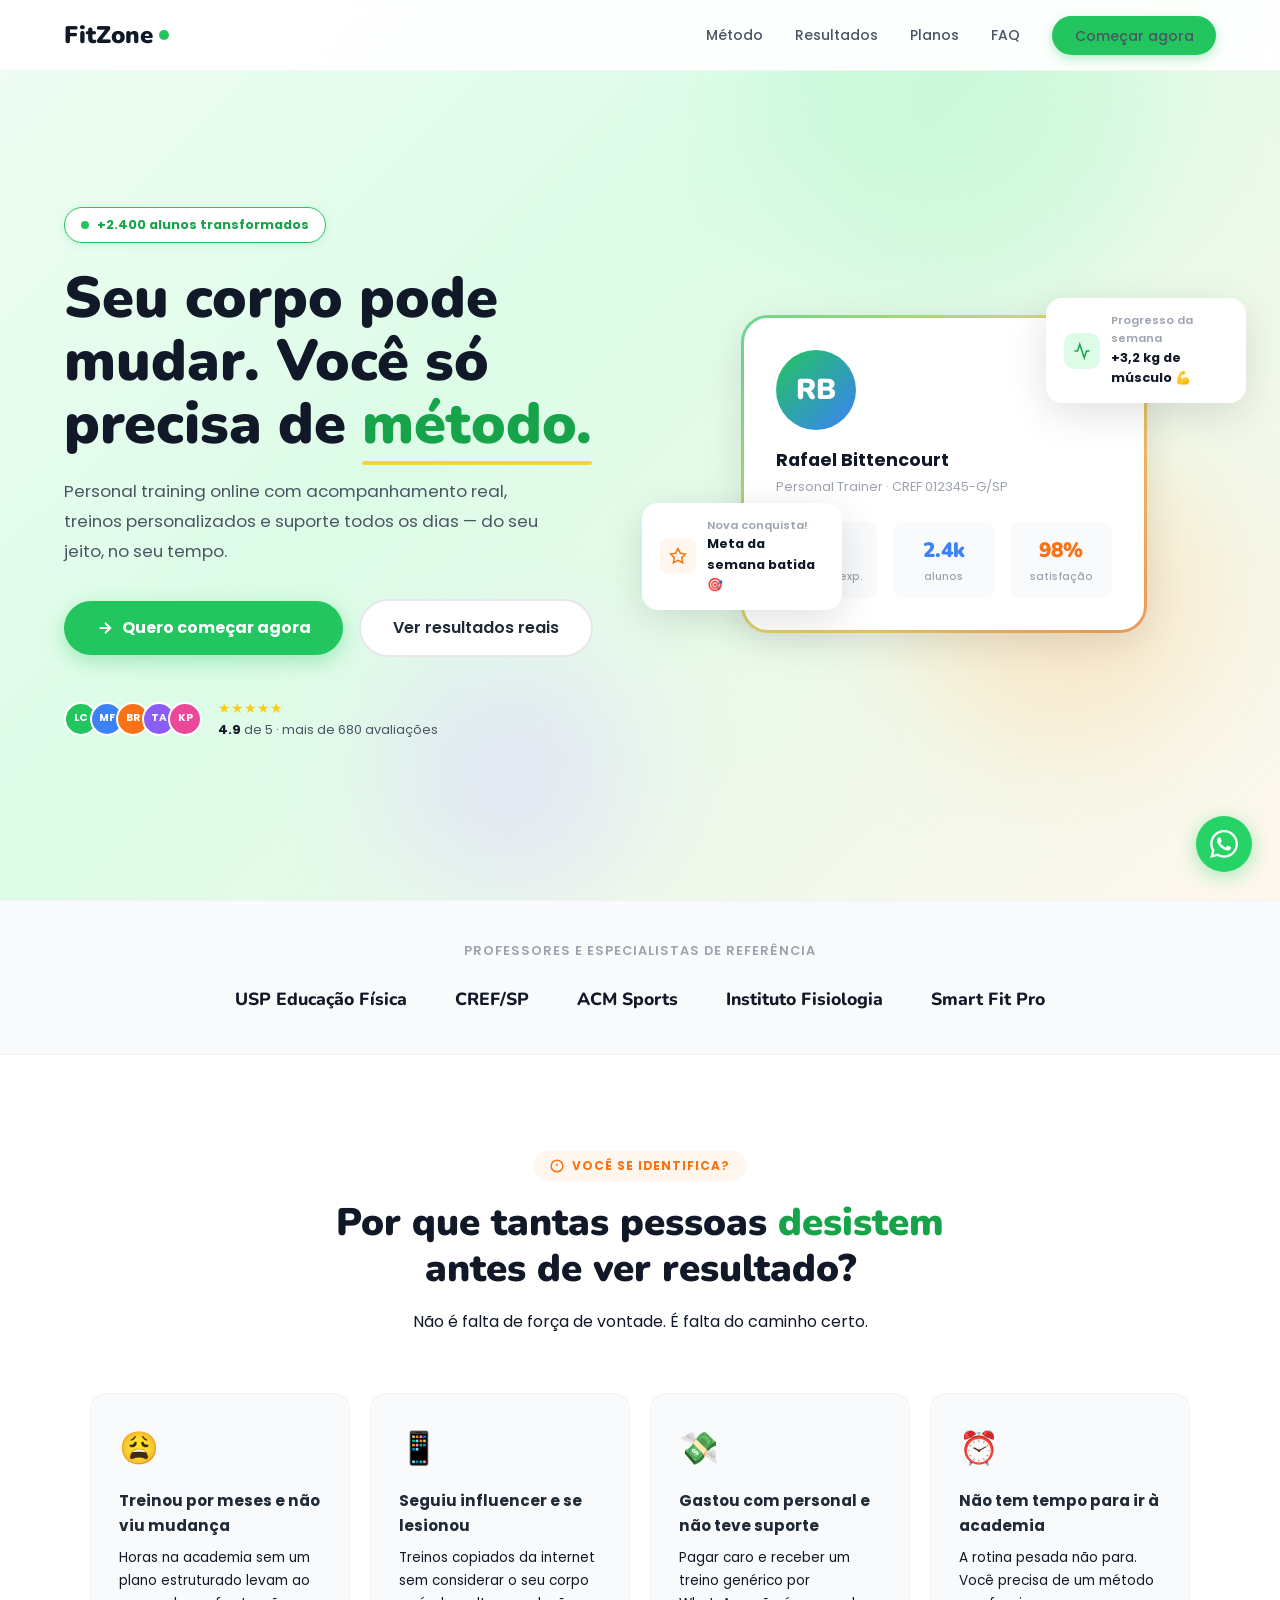
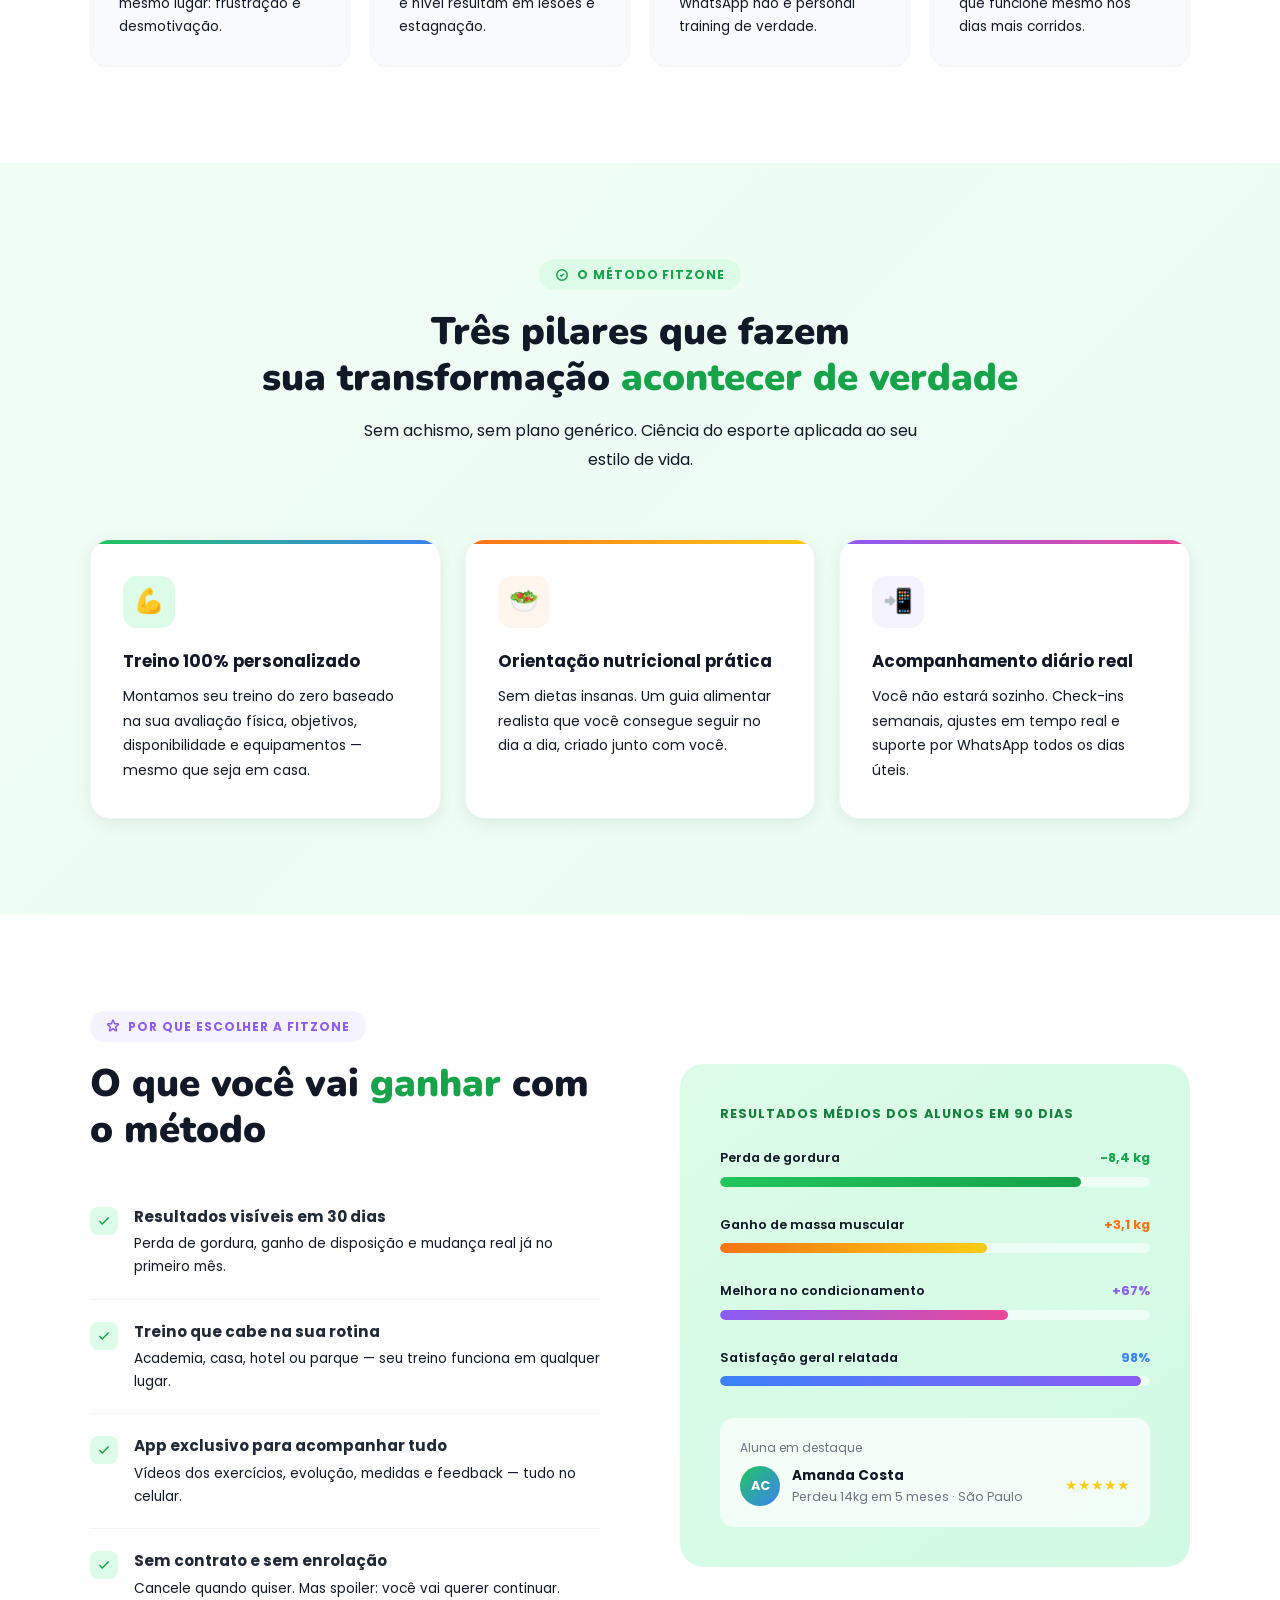
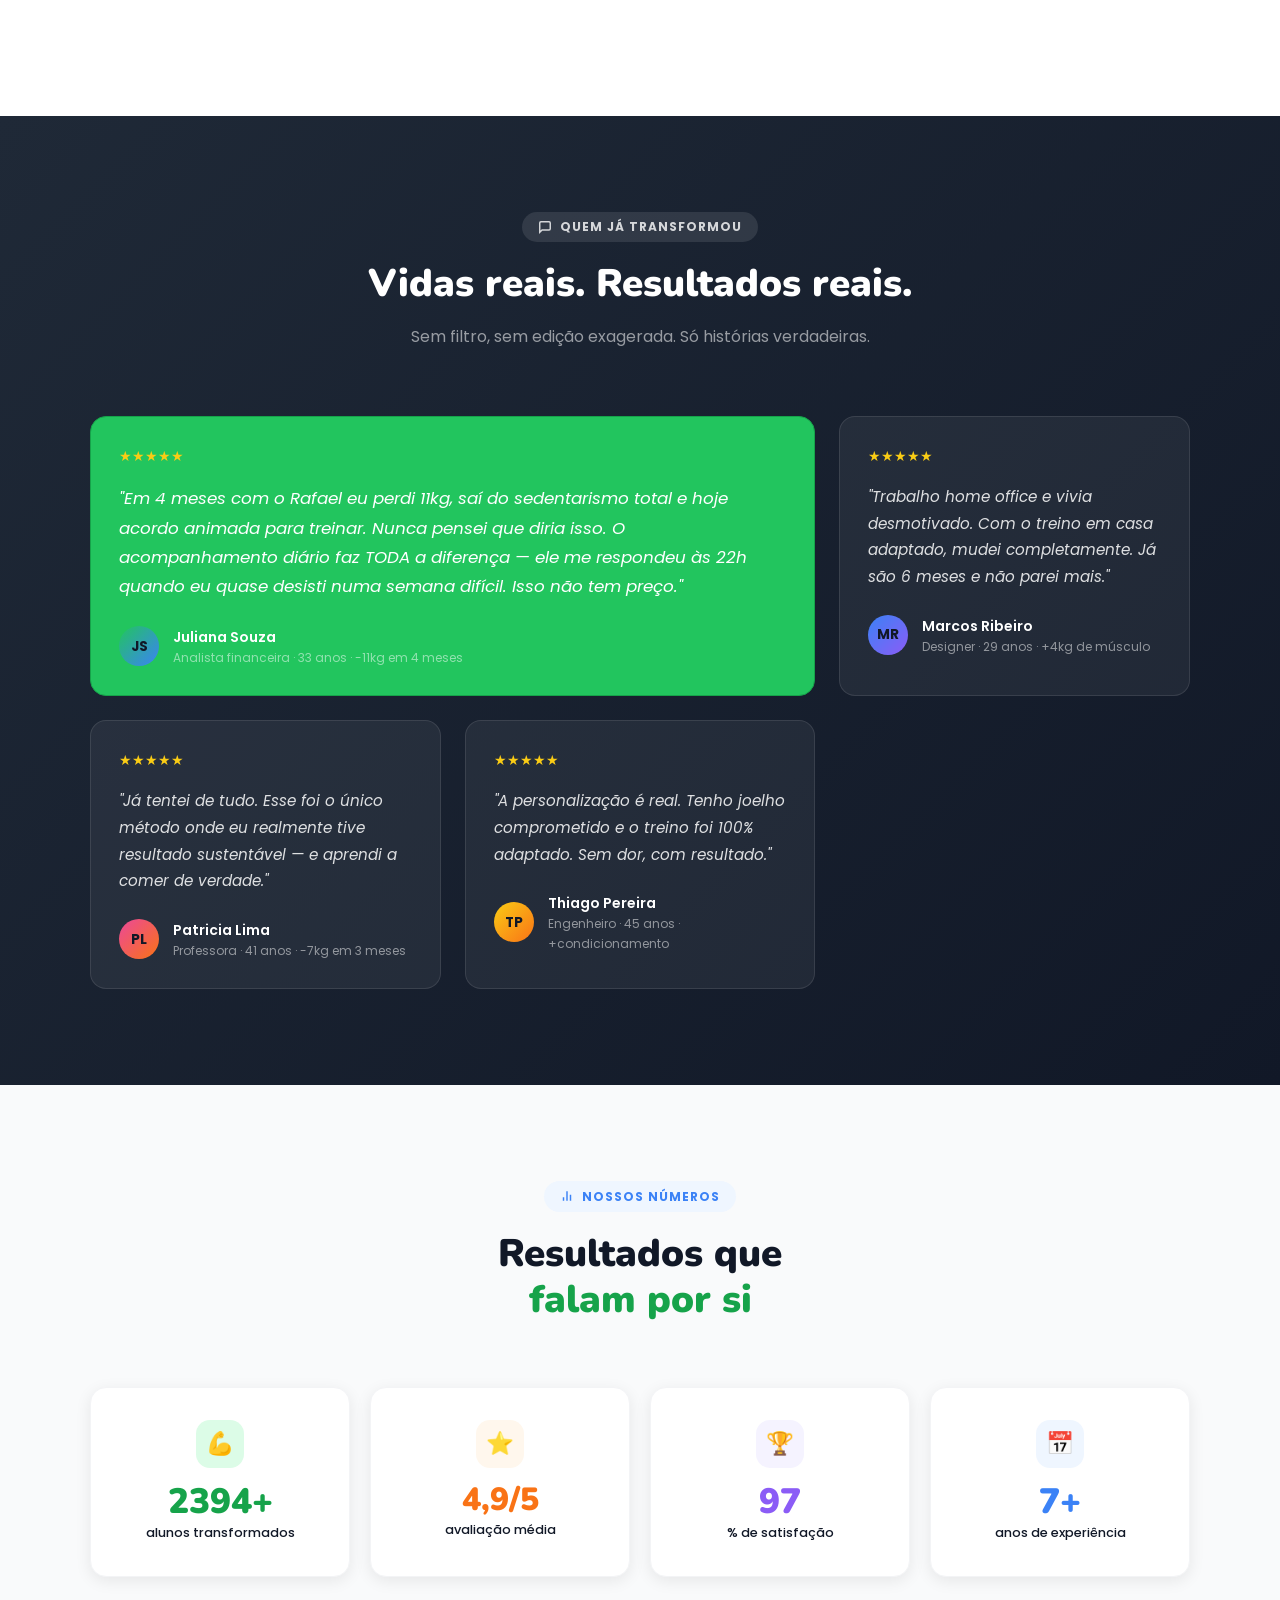
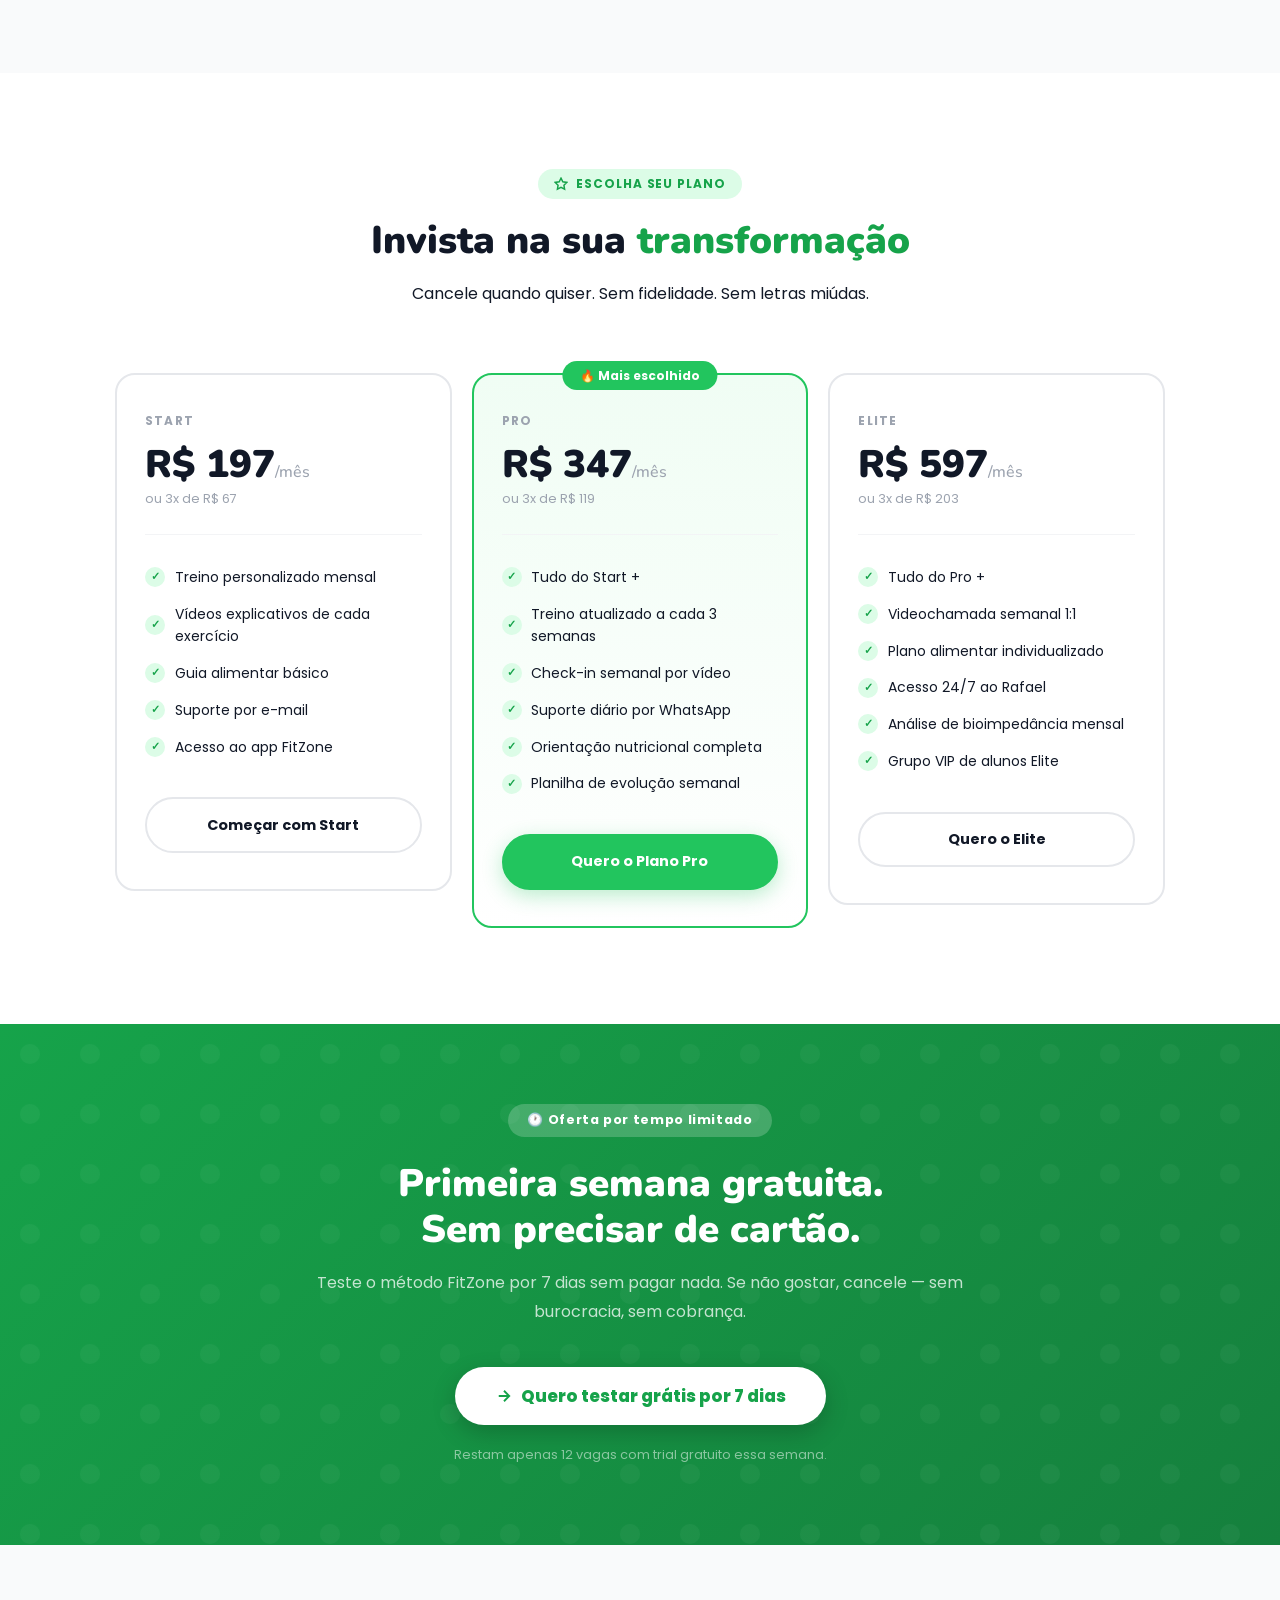
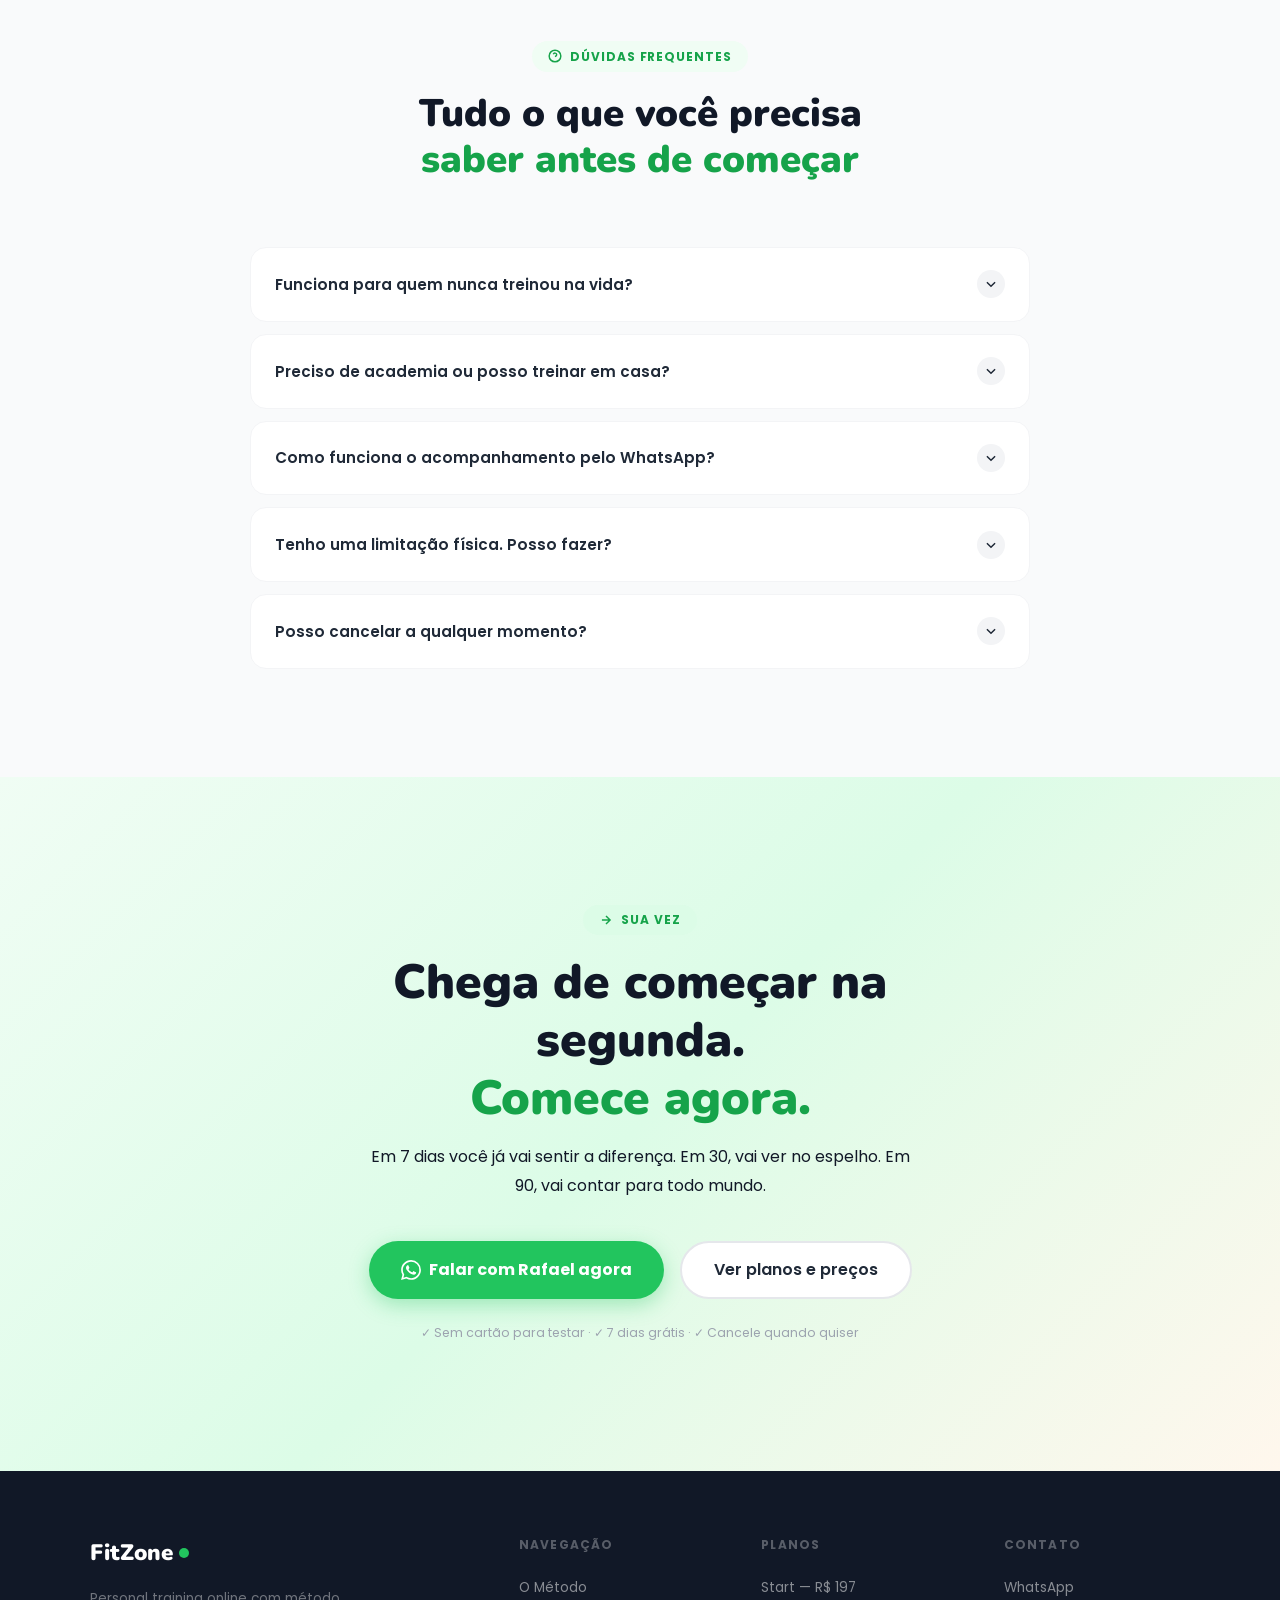
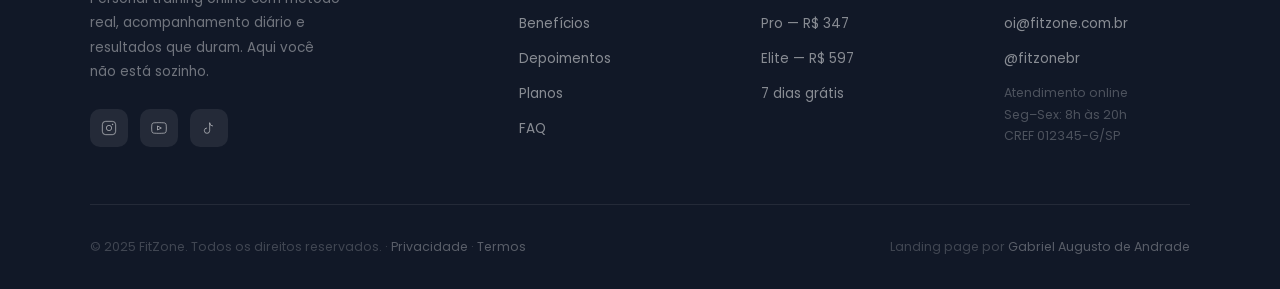
<file: LandingPages/projeto-2/index.html>
<!doctype html>
<html lang="pt-BR">
  <head>
    <meta charset="UTF-8" />
    <meta name="viewport" content="width=device-width, initial-scale=1.0" />
    <title>FitZone | Seu corpo. Sua transformação. Sua vida.</title>
    <link rel="preconnect" href="https://fonts.googleapis.com" />
    <link
      href="https://fonts.googleapis.com/css2?family=Nunito:wght@400;600;700;800;900&family=Poppins:wght@400;500;600;700;800&display=swap"
      rel="stylesheet"
    />
    <link rel="stylesheet" href="style.css" />
  </head>
  <body>
    <nav id="nav">
      <a href="#" class="nav-logo">FitZone <span class="logo-dot"></span></a>
      <ul class="nav-links">
        <li><a href="#solucao">Método</a></li>
        <li><a href="#depoimentos">Resultados</a></li>
        <li><a href="#planos">Planos</a></li>
        <li><a href="#faq">FAQ</a></li>
        <li><a href="#cta-final" class="btn-nav">Começar agora</a></li>
      </ul>
    </nav>

    <section id="hero">
      <div class="hero-blob hero-blob-1"></div>
      <div class="hero-blob hero-blob-2"></div>
      <div class="hero-blob hero-blob-3"></div>

      <div class="hero-inner">
        <div class="fade-left">
          <div class="hero-badge">
            <span class="badge-dot"></span>
            +2.400 alunos transformados
          </div>
          <h1 class="hero-h1">
            Seu corpo pode<br />
            mudar. Você só<br />
            precisa de <span class="highlight">método.</span>
          </h1>
          <p class="hero-sub">
            Personal training online com acompanhamento real, treinos
            personalizados e suporte todos os dias — do seu jeito, no seu tempo.
          </p>
          <div class="hero-ctas">
            <a href="#planos" class="btn-primary">
              <svg
                width="18"
                height="18"
                viewBox="0 0 24 24"
                fill="none"
                stroke="currentColor"
                stroke-width="2.5"
              >
                <path d="M5 12h14M12 5l7 7-7 7" />
              </svg>
              Quero começar agora
            </a>
            <a href="#depoimentos" class="btn-secondary"
              >Ver resultados reais</a
            >
          </div>
          <div class="hero-trust">
            <div class="trust-avatars">
              <div class="trust-avatar" style="background: #22c55e">LC</div>
              <div class="trust-avatar" style="background: #3b82f6">MF</div>
              <div class="trust-avatar" style="background: #f97316">BR</div>
              <div class="trust-avatar" style="background: #8b5cf6">TA</div>
              <div class="trust-avatar" style="background: #ec4899">KP</div>
            </div>
            <div class="trust-text">
              <div class="trust-stars">★★★★★</div>
              <strong>4.9</strong> de 5 · mais de 680 avaliações
            </div>
          </div>
        </div>

        <div class="hero-visual fade-right">
          <div class="hero-card-main">
            <div class="coach-avatar-big">RB</div>
            <h3>Rafael Bittencourt</h3>
            <p>Personal Trainer · CREF 012345-G/SP</p>
            <div class="hero-stats-row">
              <div class="mini-stat">
                <div class="mini-stat-n" style="color: #22c55e">8+</div>
                <div class="mini-stat-l">anos de exp.</div>
              </div>
              <div class="mini-stat">
                <div class="mini-stat-n" style="color: #3b82f6">2.4k</div>
                <div class="mini-stat-l">alunos</div>
              </div>
              <div class="mini-stat">
                <div class="mini-stat-n" style="color: #f97316">98%</div>
                <div class="mini-stat-l">satisfação</div>
              </div>
            </div>
          </div>

          <div class="floating-card float-1">
            <div class="float-icon" style="background: #dcfce7">
              <svg
                viewBox="0 0 24 24"
                fill="none"
                stroke="#16A34A"
                stroke-width="2"
              >
                <path d="M22 12h-4l-3 9L9 3l-3 9H2" />
              </svg>
            </div>
            <div>
              <div style="font-size: 0.7rem; color: #9ca3af">
                Progresso da semana
              </div>
              <div style="font-size: 0.8rem; font-weight: 700; color: #111827">
                +3,2 kg de músculo 💪
              </div>
            </div>
          </div>

          <div class="floating-card float-2">
            <div class="float-icon" style="background: #fff7ed">
              <svg
                viewBox="0 0 24 24"
                fill="none"
                stroke="#F97316"
                stroke-width="2"
              >
                <path
                  d="M12 2l3.09 6.26L22 9.27l-5 4.87 1.18 6.88L12 17.77l-6.18 3.25L7 14.14 2 9.27l6.91-1.01L12 2z"
                />
              </svg>
            </div>
            <div>
              <div style="font-size: 0.7rem; color: #9ca3af">
                Nova conquista!
              </div>
              <div style="font-size: 0.8rem; font-weight: 700; color: #111827">
                Meta da semana batida 🎯
              </div>
            </div>
          </div>
        </div>
      </div>
    </section>

    <div id="logos">
      <div class="logos-inner">
        <p class="logos-label">Professores e especialistas de referência</p>
        <div class="logos-row">
          <span class="logo-item">USP Educação Física</span>
          <span class="logo-item">CREF/SP</span>
          <span class="logo-item">ACM Sports</span>
          <span class="logo-item">Instituto Fisiologia</span>
          <span class="logo-item">Smart Fit Pro</span>
        </div>
      </div>
    </div>

    <section id="problema">
      <div class="problema-inner">
        <div
          class="fade-up"
          style="text-align: center; max-width: 620px; margin: 0 auto 3.5rem"
        >
          <div class="section-label">
            <svg
              width="14"
              height="14"
              viewBox="0 0 24 24"
              fill="none"
              stroke="currentColor"
              stroke-width="2.5"
            >
              <circle cx="12" cy="12" r="10" />
              <path d="M12 8v4M12 16h.01" />
            </svg>
            Você se identifica?
          </div>
          <h2 class="section-h2">
            Por que tantas pessoas <span>desistem</span> antes de ver resultado?
          </h2>
          <p class="section-sub" style="margin: 0 auto">
            Não é falta de força de vontade. É falta do caminho certo.
          </p>
        </div>
        <div class="dores-grid">
          <div class="dore-card fade-up">
            <span class="dore-emoji">😩</span>
            <h3>Treinou por meses e não viu mudança</h3>
            <p>
              Horas na academia sem um plano estruturado levam ao mesmo lugar:
              frustração e desmotivação.
            </p>
          </div>
          <div class="dore-card fade-up">
            <span class="dore-emoji">📱</span>
            <h3>Seguiu influencer e se lesionou</h3>
            <p>
              Treinos copiados da internet sem considerar o seu corpo e nível
              resultam em lesões e estagnação.
            </p>
          </div>
          <div class="dore-card fade-up">
            <span class="dore-emoji">💸</span>
            <h3>Gastou com personal e não teve suporte</h3>
            <p>
              Pagar caro e receber um treino genérico por WhatsApp não é
              personal training de verdade.
            </p>
          </div>
          <div class="dore-card fade-up">
            <span class="dore-emoji">⏰</span>
            <h3>Não tem tempo para ir à academia</h3>
            <p>
              A rotina pesada não para. Você precisa de um método que funcione
              mesmo nos dias mais corridos.
            </p>
          </div>
        </div>
      </div>
    </section>

    <section id="solucao">
      <div class="solucao-inner">
        <div class="solucao-header fade-up">
          <div class="section-label green">
            <svg
              width="14"
              height="14"
              viewBox="0 0 24 24"
              fill="none"
              stroke="currentColor"
              stroke-width="2.5"
            >
              <path d="M9 12l2 2 4-4M21 12a9 9 0 11-18 0 9 9 0 0118 0z" />
            </svg>
            O método FitZone
          </div>
          <h2 class="section-h2">
            Três pilares que fazem<br />sua transformação
            <span>acontecer de verdade</span>
          </h2>
          <p class="section-sub">
            Sem achismo, sem plano genérico. Ciência do esporte aplicada ao seu
            estilo de vida.
          </p>
        </div>
        <div class="pilares-grid">
          <div class="pilar-card c1 fade-up">
            <div class="pilar-icon">💪</div>
            <h3>Treino 100% personalizado</h3>
            <p>
              Montamos seu treino do zero baseado na sua avaliação física,
              objetivos, disponibilidade e equipamentos — mesmo que seja em
              casa.
            </p>
          </div>
          <div class="pilar-card c2 fade-up">
            <div class="pilar-icon">🥗</div>
            <h3>Orientação nutricional prática</h3>
            <p>
              Sem dietas insanas. Um guia alimentar realista que você consegue
              seguir no dia a dia, criado junto com você.
            </p>
          </div>
          <div class="pilar-card c3 fade-up">
            <div class="pilar-icon">📲</div>
            <h3>Acompanhamento diário real</h3>
            <p>
              Você não estará sozinho. Check-ins semanais, ajustes em tempo real
              e suporte por WhatsApp todos os dias úteis.
            </p>
          </div>
        </div>
      </div>
    </section>

    <section id="beneficios">
      <div class="beneficios-inner">
        <div class="fade-left">
          <div class="section-label purple">
            <svg
              width="14"
              height="14"
              viewBox="0 0 24 24"
              fill="none"
              stroke="currentColor"
              stroke-width="2.5"
            >
              <path
                d="M11.049 2.927c.3-.921 1.603-.921 1.902 0l1.519 4.674a1 1 0 00.95.69h4.915c.969 0 1.371 1.24.588 1.81l-3.976 2.888a1 1 0 00-.363 1.118l1.518 4.674c.3.922-.755 1.688-1.538 1.118l-3.976-2.888a1 1 0 00-1.176 0l-3.976 2.888c-.783.57-1.838-.197-1.538-1.118l1.518-4.674a1 1 0 00-.363-1.118l-3.976-2.888c-.784-.57-.38-1.81.588-1.81h4.914a1 1 0 00.951-.69l1.519-4.674z"
              />
            </svg>
            Por que escolher a FitZone
          </div>
          <h2 class="section-h2">
            O que você vai <span>ganhar</span> com o método
          </h2>
          <ul class="beneficios-list">
            <li class="beneficio-item">
              <div class="bcheck">
                <svg
                  viewBox="0 0 24 24"
                  fill="none"
                  stroke="currentColor"
                  stroke-width="2.5"
                >
                  <path d="M20 6L9 17l-5-5" />
                </svg>
              </div>
              <div class="btext">
                <h4>Resultados visíveis em 30 dias</h4>
                <p>
                  Perda de gordura, ganho de disposição e mudança real já no
                  primeiro mês.
                </p>
              </div>
            </li>
            <li class="beneficio-item">
              <div class="bcheck">
                <svg
                  viewBox="0 0 24 24"
                  fill="none"
                  stroke="currentColor"
                  stroke-width="2.5"
                >
                  <path d="M20 6L9 17l-5-5" />
                </svg>
              </div>
              <div class="btext">
                <h4>Treino que cabe na sua rotina</h4>
                <p>
                  Academia, casa, hotel ou parque — seu treino funciona em
                  qualquer lugar.
                </p>
              </div>
            </li>
            <li class="beneficio-item">
              <div class="bcheck">
                <svg
                  viewBox="0 0 24 24"
                  fill="none"
                  stroke="currentColor"
                  stroke-width="2.5"
                >
                  <path d="M20 6L9 17l-5-5" />
                </svg>
              </div>
              <div class="btext">
                <h4>App exclusivo para acompanhar tudo</h4>
                <p>
                  Vídeos dos exercícios, evolução, medidas e feedback — tudo no
                  celular.
                </p>
              </div>
            </li>
            <li class="beneficio-item">
              <div class="bcheck">
                <svg
                  viewBox="0 0 24 24"
                  fill="none"
                  stroke="currentColor"
                  stroke-width="2.5"
                >
                  <path d="M20 6L9 17l-5-5" />
                </svg>
              </div>
              <div class="btext">
                <h4>Sem contrato e sem enrolação</h4>
                <p>
                  Cancele quando quiser. Mas spoiler: você vai querer continuar.
                </p>
              </div>
            </li>
          </ul>
        </div>
        <div class="beneficios-visual fade-right">
          <div
            style="
              font-size: 0.8rem;
              font-weight: 700;
              color: #15803d;
              margin-bottom: 1.5rem;
              text-transform: uppercase;
              letter-spacing: 0.08em;
            "
          >
            Resultados médios dos alunos em 90 dias
          </div>
          <div class="progress-block">
            <div class="prog-label">
              <span>Perda de gordura</span
              ><span style="color: #16a34a; font-weight: 700">-8,4 kg</span>
            </div>
            <div class="prog-bar-bg">
              <div class="prog-bar-fill g" data-w="84" style="width: 0%"></div>
            </div>
          </div>
          <div class="progress-block">
            <div class="prog-label">
              <span>Ganho de massa muscular</span
              ><span style="color: #f97316; font-weight: 700">+3,1 kg</span>
            </div>
            <div class="prog-bar-bg">
              <div class="prog-bar-fill o" data-w="62" style="width: 0%"></div>
            </div>
          </div>
          <div class="progress-block">
            <div class="prog-label">
              <span>Melhora no condicionamento</span
              ><span style="color: #8b5cf6; font-weight: 700">+67%</span>
            </div>
            <div class="prog-bar-bg">
              <div class="prog-bar-fill p" data-w="67" style="width: 0%"></div>
            </div>
          </div>
          <div class="progress-block">
            <div class="prog-label">
              <span>Satisfação geral relatada</span
              ><span style="color: #3b82f6; font-weight: 700">98%</span>
            </div>
            <div class="prog-bar-bg">
              <div class="prog-bar-fill b" data-w="98" style="width: 0%"></div>
            </div>
          </div>
          <div
            style="
              margin-top: 2rem;
              padding: 1.25rem;
              background: rgba(255, 255, 255, 0.7);
              border-radius: 14px;
            "
          >
            <div
              style="font-size: 0.75rem; color: #6b7280; margin-bottom: 0.5rem"
            >
              Aluna em destaque
            </div>
            <div style="display: flex; align-items: center; gap: 0.75rem">
              <div
                style="
                  width: 40px;
                  height: 40px;
                  border-radius: 50%;
                  background: linear-gradient(135deg, #22c55e, #3b82f6);
                  display: flex;
                  align-items: center;
                  justify-content: center;
                  font-weight: 700;
                  font-size: 0.8rem;
                  color: white;
                  flex-shrink: 0;
                "
              >
                AC
              </div>
              <div>
                <div
                  style="font-size: 0.85rem; font-weight: 700; color: #111827"
                >
                  Amanda Costa
                </div>
                <div style="font-size: 0.78rem; color: #6b7280">
                  Perdeu 14kg em 5 meses · São Paulo
                </div>
              </div>
              <div
                style="margin-left: auto; color: #facc15; font-size: 0.85rem"
              >
                ★★★★★
              </div>
            </div>
          </div>
        </div>
      </div>
    </section>

    <section id="depoimentos">
      <div class="depoimentos-inner">
        <div class="depoimentos-header fade-up">
          <div
            class="section-label"
            style="
              background: rgba(255, 255, 255, 0.1);
              color: rgba(255, 255, 255, 0.8);
              justify-content: center;
              display: inline-flex;
            "
          >
            <svg
              width="14"
              height="14"
              viewBox="0 0 24 24"
              fill="none"
              stroke="currentColor"
              stroke-width="2.5"
            >
              <path
                d="M21 15a2 2 0 01-2 2H7l-4 4V5a2 2 0 012-2h14a2 2 0 012 2z"
              />
            </svg>
            Quem já transformou
          </div>
          <h2 class="section-h2" style="color: white">
            Vidas reais. Resultados reais.
          </h2>
          <p class="section-sub" style="margin: 0 auto">
            Sem filtro, sem edição exagerada. Só histórias verdadeiras.
          </p>
        </div>
        <div class="dep-grid">
          <div class="dep-card destaque fade-up">
            <div class="dep-stars">★★★★★</div>
            <p class="dep-text">
              "Em 4 meses com o Rafael eu perdi 11kg, saí do sedentarismo total
              e hoje acordo animada para treinar. Nunca pensei que diria isso. O
              acompanhamento diário faz TODA a diferença — ele me respondeu às
              22h quando eu quase desisti numa semana difícil. Isso não tem
              preço."
            </p>
            <div class="dep-autor">
              <div
                class="dep-avatar"
                style="background: linear-gradient(135deg, #22c55e, #3b82f6)"
              >
                JS
              </div>
              <div>
                <div class="dep-nome">Juliana Souza</div>
                <div class="dep-info">
                  Analista financeira · 33 anos · -11kg em 4 meses
                </div>
              </div>
            </div>
          </div>
          <div class="dep-card fade-up">
            <div class="dep-stars">★★★★★</div>
            <p class="dep-text">
              "Trabalho home office e vivia desmotivado. Com o treino em casa
              adaptado, mudei completamente. Já são 6 meses e não parei mais."
            </p>
            <div class="dep-autor">
              <div
                class="dep-avatar"
                style="background: linear-gradient(135deg, #3b82f6, #8b5cf6)"
              >
                MR
              </div>
              <div>
                <div class="dep-nome">Marcos Ribeiro</div>
                <div class="dep-info">Designer · 29 anos · +4kg de músculo</div>
              </div>
            </div>
          </div>
          <div class="dep-card fade-up">
            <div class="dep-stars">★★★★★</div>
            <p class="dep-text">
              "Já tentei de tudo. Esse foi o único método onde eu realmente tive
              resultado sustentável — e aprendi a comer de verdade."
            </p>
            <div class="dep-autor">
              <div
                class="dep-avatar"
                style="background: linear-gradient(135deg, #ec4899, #f97316)"
              >
                PL
              </div>
              <div>
                <div class="dep-nome">Patricia Lima</div>
                <div class="dep-info">
                  Professora · 41 anos · -7kg em 3 meses
                </div>
              </div>
            </div>
          </div>
          <div class="dep-card fade-up">
            <div class="dep-stars">★★★★★</div>
            <p class="dep-text">
              "A personalização é real. Tenho joelho comprometido e o treino foi
              100% adaptado. Sem dor, com resultado."
            </p>
            <div class="dep-autor">
              <div
                class="dep-avatar"
                style="background: linear-gradient(135deg, #facc15, #f97316)"
              >
                TP
              </div>
              <div>
                <div class="dep-nome">Thiago Pereira</div>
                <div class="dep-info">
                  Engenheiro · 45 anos · +condicionamento
                </div>
              </div>
            </div>
          </div>
        </div>
      </div>
    </section>

    <section id="resultados">
      <div class="resultados-inner">
        <div class="resultados-header fade-up">
          <div class="section-label blue">
            <svg
              width="14"
              height="14"
              viewBox="0 0 24 24"
              fill="none"
              stroke="currentColor"
              stroke-width="2.5"
            >
              <path d="M18 20V10M12 20V4M6 20v-6" />
            </svg>
            Nossos números
          </div>
          <h2 class="section-h2">
            Resultados que<br /><span>falam por si</span>
          </h2>
        </div>
        <div class="numeros-grid">
          <div class="numero-card fade-up">
            <div class="numero-icon">💪</div>
            <div class="numero-val" data-target="2400">0</div>
            <div class="numero-desc">alunos transformados</div>
          </div>
          <div class="numero-card fade-up">
            <div class="numero-icon">⭐</div>
            <div class="numero-val" style="font-size: 2rem">4,9/5</div>
            <div class="numero-desc">avaliação média</div>
          </div>
          <div class="numero-card fade-up">
            <div class="numero-icon">🏆</div>
            <div class="numero-val" data-target="98">0</div>
            <div
              class="numero-desc"
              style="
                display: flex;
                align-items: center;
                justify-content: center;
                gap: 2px;
              "
            >
              % de satisfação
            </div>
          </div>
          <div class="numero-card fade-up">
            <div class="numero-icon">📅</div>
            <div class="numero-val" data-target="8">0</div>
            <div class="numero-desc">anos de experiência</div>
          </div>
        </div>
      </div>
    </section>

    <section id="planos">
      <div class="planos-inner">
        <div class="planos-header fade-up">
          <div class="section-label green">
            <svg
              width="14"
              height="14"
              viewBox="0 0 24 24"
              fill="none"
              stroke="currentColor"
              stroke-width="2.5"
            >
              <path
                d="M12 2l3.09 6.26L22 9.27l-5 4.87L18.18 21 12 17.77 5.82 21 7 14.14 2 9.27l6.91-1.01L12 2z"
              />
            </svg>
            Escolha seu plano
          </div>
          <h2 class="section-h2">Invista na sua <span>transformação</span></h2>
          <p class="section-sub" style="margin: 0.75rem auto 0">
            Cancele quando quiser. Sem fidelidade. Sem letras miúdas.
          </p>
        </div>
        <div class="planos-grid">
          <div class="plano-card fade-up">
            <div class="plano-nome">Start</div>
            <div class="plano-preco">
              <div class="plano-valor">R$ 197<span>/mês</span></div>
              <div class="plano-desc">ou 3x de R$ 67</div>
            </div>
            <hr class="plano-divider" />
            <ul class="plano-lista">
              <li>Treino personalizado mensal</li>
              <li>Vídeos explicativos de cada exercício</li>
              <li>Guia alimentar básico</li>
              <li>Suporte por e-mail</li>
              <li>Acesso ao app FitZone</li>
            </ul>
            <a href="#cta-final" class="btn-plano">Começar com Start</a>
          </div>
          <div class="plano-card popular fade-up">
            <div class="popular-badge">🔥 Mais escolhido</div>
            <div class="plano-nome">Pro</div>
            <div class="plano-preco">
              <div class="plano-valor">R$ 347<span>/mês</span></div>
              <div class="plano-desc">ou 3x de R$ 119</div>
            </div>
            <hr class="plano-divider" />
            <ul class="plano-lista">
              <li>Tudo do Start +</li>
              <li>Treino atualizado a cada 3 semanas</li>
              <li>Check-in semanal por vídeo</li>
              <li>Suporte diário por WhatsApp</li>
              <li>Orientação nutricional completa</li>
              <li>Planilha de evolução semanal</li>
            </ul>
            <a href="#cta-final" class="btn-plano destaque"
              >Quero o Plano Pro</a
            >
          </div>
          <div class="plano-card fade-up">
            <div class="plano-nome">Elite</div>
            <div class="plano-preco">
              <div class="plano-valor">R$ 597<span>/mês</span></div>
              <div class="plano-desc">ou 3x de R$ 203</div>
            </div>
            <hr class="plano-divider" />
            <ul class="plano-lista">
              <li>Tudo do Pro +</li>
              <li>Videochamada semanal 1:1</li>
              <li>Plano alimentar individualizado</li>
              <li>Acesso 24/7 ao Rafael</li>
              <li>Análise de bioimpedância mensal</li>
              <li>Grupo VIP de alunos Elite</li>
            </ul>
            <a href="#cta-final" class="btn-plano">Quero o Elite</a>
          </div>
        </div>
      </div>
    </section>

    <section id="urgencia">
      <div class="urgencia-inner fade-up">
        <div class="urgencia-tag">🕐 Oferta por tempo limitado</div>
        <h2 class="urgencia-h2">
          Primeira semana gratuita.<br />Sem precisar de cartão.
        </h2>
        <p class="urgencia-sub">
          Teste o método FitZone por 7 dias sem pagar nada. Se não gostar,
          cancele — sem burocracia, sem cobrança.
        </p>
        <button
          class="btn-white"
          onclick="
            document
              .getElementById('cta-final')
              .scrollIntoView({ behavior: 'smooth' })
          "
        >
          <svg
            width="18"
            height="18"
            viewBox="0 0 24 24"
            fill="none"
            stroke="currentColor"
            stroke-width="2.5"
          >
            <path d="M5 12h14M12 5l7 7-7 7" />
          </svg>
          Quero testar grátis por 7 dias
        </button>
        <p class="urgencia-nota">
          Restam apenas 12 vagas com trial gratuito essa semana.
        </p>
      </div>
    </section>

    <section id="faq">
      <div class="faq-inner">
        <div class="faq-header fade-up">
          <div
            class="section-label"
            style="
              background: #f0fdf4;
              color: #16a34a;
              display: inline-flex;
              justify-content: center;
            "
          >
            <svg
              width="14"
              height="14"
              viewBox="0 0 24 24"
              fill="none"
              stroke="currentColor"
              stroke-width="2.5"
            >
              <circle cx="12" cy="12" r="10" />
              <path d="M9.09 9a3 3 0 015.83 1c0 2-3 3-3 3M12 17h.01" />
            </svg>
            Dúvidas frequentes
          </div>
          <h2 class="section-h2">
            Tudo o que você precisa<br /><span>saber antes de começar</span>
          </h2>
        </div>
        <div class="fade-up">
          <div class="faq-item">
            <button class="faq-btn" onclick="toggleFaq(this)">
              Funciona para quem nunca treinou na vida?
              <div class="faq-arrow">
                <svg
                  viewBox="0 0 24 24"
                  fill="none"
                  stroke="currentColor"
                  stroke-width="2.5"
                >
                  <path d="M19 9l-7 7-7-7" />
                </svg>
              </div>
            </button>
            <div class="faq-body">
              <div class="faq-body-inner">
                Com certeza! Iniciantes são nossa especialidade. O treino começa
                do zero, com progressão gradual e segura. Você não precisa de
                experiência — só de disposição para começar.
              </div>
            </div>
          </div>
          <div class="faq-item">
            <button class="faq-btn" onclick="toggleFaq(this)">
              Preciso de academia ou posso treinar em casa?
              <div class="faq-arrow">
                <svg
                  viewBox="0 0 24 24"
                  fill="none"
                  stroke="currentColor"
                  stroke-width="2.5"
                >
                  <path d="M19 9l-7 7-7-7" />
                </svg>
              </div>
            </button>
            <div class="faq-body">
              <div class="faq-body-inner">
                Os dois! Adaptamos o treino para academia, home gym ou treino
                com peso corporal em casa. Você informa o que tem disponível e
                montamos o plano ideal para o seu espaço e equipamentos.
              </div>
            </div>
          </div>
          <div class="faq-item">
            <button class="faq-btn" onclick="toggleFaq(this)">
              Como funciona o acompanhamento pelo WhatsApp?
              <div class="faq-arrow">
                <svg
                  viewBox="0 0 24 24"
                  fill="none"
                  stroke="currentColor"
                  stroke-width="2.5"
                >
                  <path d="M19 9l-7 7-7-7" />
                </svg>
              </div>
            </button>
            <div class="faq-body">
              <div class="faq-body-inner">
                Você manda dúvidas sobre os exercícios, fotos ou vídeos de
                execução, e recebe feedback real do Rafael. No Plano Pro e
                Elite, a resposta é garantida em até 4 horas nos dias úteis.
              </div>
            </div>
          </div>
          <div class="faq-item">
            <button class="faq-btn" onclick="toggleFaq(this)">
              Tenho uma limitação física. Posso fazer?
              <div class="faq-arrow">
                <svg
                  viewBox="0 0 24 24"
                  fill="none"
                  stroke="currentColor"
                  stroke-width="2.5"
                >
                  <path d="M19 9l-7 7-7-7" />
                </svg>
              </div>
            </button>
            <div class="faq-body">
              <div class="faq-body-inner">
                Sim! Durante a avaliação inicial você informa todas as
                limitações e lesões. O treino é totalmente adaptado para
                respeitar seu corpo — sem risco, sem forçar o que não deve ser
                forçado.
              </div>
            </div>
          </div>
          <div class="faq-item">
            <button class="faq-btn" onclick="toggleFaq(this)">
              Posso cancelar a qualquer momento?
              <div class="faq-arrow">
                <svg
                  viewBox="0 0 24 24"
                  fill="none"
                  stroke="currentColor"
                  stroke-width="2.5"
                >
                  <path d="M19 9l-7 7-7-7" />
                </svg>
              </div>
            </button>
            <div class="faq-body">
              <div class="faq-body-inner">
                Sim, sem fidelidade e sem burocracia. Basta enviar uma mensagem
                antes da próxima cobrança e o cancelamento é feito na hora. Mas
                spoiler: 94% dos alunos renova.
              </div>
            </div>
          </div>
        </div>
      </div>
    </section>

    <section id="cta-final">
      <div class="cta-final-inner fade-up">
        <div
          class="section-label green"
          style="justify-content: center; display: inline-flex"
        >
          <svg
            width="14"
            height="14"
            viewBox="0 0 24 24"
            fill="none"
            stroke="currentColor"
            stroke-width="2.5"
          >
            <path d="M5 12h14M12 5l7 7-7 7" />
          </svg>
          Sua vez
        </div>
        <h2 class="section-h2">
          Chega de começar na segunda.<br /><span>Comece agora.</span>
        </h2>
        <p class="section-sub">
          Em 7 dias você já vai sentir a diferença. Em 30, vai ver no espelho.
          Em 90, vai contar para todo mundo.
        </p>
        <div class="cta-group">
          <a
            href="https://wa.me/5511999990000?text=Oi%20Rafael!%20Quero%20começar%20o%20FitZone."
            class="btn-primary"
            style="font-size: 1rem; padding: 1rem 2rem"
          >
            <svg width="20" height="20" viewBox="0 0 24 24" fill="currentColor">
              <path
                d="M17.472 14.382c-.297-.149-1.758-.867-2.03-.967-.273-.099-.471-.148-.67.15-.197.297-.767.966-.94 1.164-.173.199-.347.223-.644.075-.297-.15-1.255-.463-2.39-1.475-.883-.788-1.48-1.761-1.653-2.059-.173-.297-.018-.458.13-.606.134-.133.298-.347.446-.52.149-.174.198-.298.298-.497.099-.198.05-.371-.025-.52-.075-.149-.669-1.612-.916-2.207-.242-.579-.487-.5-.669-.51-.173-.008-.371-.01-.57-.01-.198 0-.52.074-.792.372-.272.297-1.04 1.016-1.04 2.479 0 1.462 1.065 2.875 1.213 3.074.149.198 2.096 3.2 5.077 4.487.709.306 1.262.489 1.694.625.712.227 1.36.195 1.871.118.571-.085 1.758-.719 2.006-1.413.248-.694.248-1.289.173-1.413-.074-.124-.272-.198-.57-.347m-5.421 7.403h-.004a9.87 9.87 0 01-5.031-1.378l-.361-.214-3.741.982.998-3.648-.235-.374a9.86 9.86 0 01-1.51-5.26c.001-5.45 4.436-9.884 9.888-9.884 2.64 0 5.122 1.03 6.988 2.898a9.825 9.825 0 012.893 6.994c-.003 5.45-4.437 9.884-9.885 9.884m8.413-18.297A11.815 11.815 0 0012.05 0C5.495 0 .16 5.335.157 11.892c0 2.096.547 4.142 1.588 5.945L.057 24l6.305-1.654a11.882 11.882 0 005.683 1.448h.005c6.554 0 11.89-5.335 11.893-11.893a11.821 11.821 0 00-3.48-8.413z"
              />
            </svg>
            Falar com Rafael agora
          </a>
          <a href="#planos" class="btn-secondary">Ver planos e preços</a>
        </div>
        <p class="cta-disclaimer">
          ✓ Sem cartão para testar · ✓ 7 dias grátis · ✓ Cancele quando quiser
        </p>
      </div>
    </section>

    <footer>
      <div class="footer-inner">
        <div class="footer-brand">
          <div class="footer-logo">FitZone <span class="logo-dot"></span></div>
          <p>
            Personal training online com método real, acompanhamento diário e
            resultados que duram. Aqui você não está sozinho.
          </p>
          <div class="footer-socials">
            <a href="#" class="social-btn" title="Instagram">
              <svg
                viewBox="0 0 24 24"
                fill="none"
                stroke="currentColor"
                stroke-width="1.5"
              >
                <rect x="2" y="2" width="20" height="20" rx="5" />
                <circle cx="12" cy="12" r="4" />
                <circle cx="17.5" cy="6.5" r="0.5" fill="currentColor" />
              </svg>
            </a>
            <a href="#" class="social-btn" title="YouTube">
              <svg
                viewBox="0 0 24 24"
                fill="none"
                stroke="currentColor"
                stroke-width="1.5"
              >
                <path
                  d="M22.54 6.42a2.78 2.78 0 00-1.95-1.96C18.88 4 12 4 12 4s-6.88 0-8.59.46A2.78 2.78 0 001.46 6.42 29 29 0 001 12a29 29 0 00.46 5.58 2.78 2.78 0 001.95 1.96C5.12 20 12 20 12 20s6.88 0 8.59-.46a2.78 2.78 0 001.95-1.96A29 29 0 0023 12a29 29 0 00-.46-5.58z"
                />
                <polygon points="9.75 15.02 15.5 12 9.75 8.98 9.75 15.02" />
              </svg>
            </a>
            <a href="#" class="social-btn" title="TikTok">
              <svg
                viewBox="0 0 24 24"
                fill="none"
                stroke="currentColor"
                stroke-width="1.5"
              >
                <path d="M9 12a4 4 0 104 4V4a5 5 0 005 5" />
              </svg>
            </a>
          </div>
        </div>
        <div class="footer-col">
          <h4>Navegação</h4>
          <ul>
            <li><a href="#solucao">O Método</a></li>
            <li><a href="#beneficios">Benefícios</a></li>
            <li><a href="#depoimentos">Depoimentos</a></li>
            <li><a href="#planos">Planos</a></li>
            <li><a href="#faq">FAQ</a></li>
          </ul>
        </div>
        <div class="footer-col">
          <h4>Planos</h4>
          <ul>
            <li><a href="#planos">Start — R$ 197</a></li>
            <li><a href="#planos">Pro — R$ 347</a></li>
            <li><a href="#planos">Elite — R$ 597</a></li>
            <li><a href="#urgencia">7 dias grátis</a></li>
          </ul>
        </div>
        <div class="footer-col">
          <h4>Contato</h4>
          <ul>
            <li><a href="https://wa.me/5511999990000">WhatsApp</a></li>
            <li><a href="mailto:oi@fitzone.com.br">oi@fitzone.com.br</a></li>
            <li><a href="#">@fitzonebr</a></li>
            <li
              style="
                margin-top: 0.75rem;
                color: rgba(255, 255, 255, 0.25);
                font-size: 0.78rem;
                line-height: 1.7;
              "
            >
              Atendimento online<br />Seg–Sex: 8h às 20h<br />CREF 012345-G/SP
            </li>
          </ul>
        </div>
      </div>
      <div class="footer-bottom">
        <p class="footer-copy">
          © 2025 FitZone. Todos os direitos reservados. ·
          <a href="#">Privacidade</a> · <a href="#">Termos</a>
        </p>
        <p class="footer-copy">
          Landing page por
          <a href="https://www.vintepila.com.br/user-profile/NDU5NTkxMjg4OTY=/"
            >Gabriel Augusto de Andrade</a
          >
        </p>
      </div>
    </footer>

    <a
      href="https://wa.me/5511999990000"
      class="wpp-float"
      target="_blank"
      title="WhatsApp"
    >
      <svg viewBox="0 0 24 24" fill="currentColor">
        <path
          d="M17.472 14.382c-.297-.149-1.758-.867-2.03-.967-.273-.099-.471-.148-.67.15-.197.297-.767.966-.94 1.164-.173.199-.347.223-.644.075-.297-.15-1.255-.463-2.39-1.475-.883-.788-1.48-1.761-1.653-2.059-.173-.297-.018-.458.13-.606.134-.133.298-.347.446-.52.149-.174.198-.298.298-.497.099-.198.05-.371-.025-.52-.075-.149-.669-1.612-.916-2.207-.242-.579-.487-.5-.669-.51-.173-.008-.371-.01-.57-.01-.198 0-.52.074-.792.372-.272.297-1.04 1.016-1.04 2.479 0 1.462 1.065 2.875 1.213 3.074.149.198 2.096 3.2 5.077 4.487.709.306 1.262.489 1.694.625.712.227 1.36.195 1.871.118.571-.085 1.758-.719 2.006-1.413.248-.694.248-1.289.173-1.413-.074-.124-.272-.198-.57-.347m-5.421 7.403h-.004a9.87 9.87 0 01-5.031-1.378l-.361-.214-3.741.982.998-3.648-.235-.374a9.86 9.86 0 01-1.51-5.26c.001-5.45 4.436-9.884 9.888-9.884 2.64 0 5.122 1.03 6.988 2.898a9.825 9.825 0 012.893 6.994c-.003 5.45-4.437 9.884-9.885 9.884m8.413-18.297A11.815 11.815 0 0012.05 0C5.495 0 .16 5.335.157 11.892c0 2.096.547 4.142 1.588 5.945L.057 24l6.305-1.654a11.882 11.882 0 005.683 1.448h.005c6.554 0 11.89-5.335 11.893-11.893a11.821 11.821 0 00-3.48-8.413z"
        />
      </svg>
    </a>
    <script src="scriptpagina.js"></script>
  </body>
</html>
</file>
<file: LandingPages/MiblyShop/styles.css>
:root {
  --orange: #ff7b47;
  --orange-light: #ff9b6b;
  --red-cta: #ff7b47;
  --purple: #ff7b47;
  --pink: #ff7b47;
  --cyan: #00c6ff;
  --navy: #1d1632;
  --navy-light: #001233;
  --hero-blue: #1a1aff;
  --hero-dark: #0d0d80;
  --heading: #001233;
  --body-text: #4a4a4a;
  --light-bg: #eef2f6;
  --white: #ffffff;
  --font-heading: 'Montserrat', sans-serif;
  --font-body: 'Lato', sans-serif;
  --font-nav: 'Poppins', sans-serif;
}

*, *::before, *::after {
  margin: 0; padding: 0; box-sizing: border-box;
}

html, body {
  overflow-x: hidden !important;
  width: 100%;
  max-width: 100vw;
}

html { scroll-behavior: smooth; }

body {
  font-family: var(--font-body);
  color: var(--body-text);
  font-size: 16px;
  line-height: 1.7;
  background: var(--white);
}

h1, h2, h3, h4, h5, h6 {
  font-family: var(--font-heading);
  color: var(--heading);
  font-weight: 700;
}

a { text-decoration: none; color: inherit; transition: .3s; }
ul { list-style: none; }
img { max-width: 100%; display: block; }

.container { max-width: 1200px; margin: 0 auto; padding: 0 20px; }
.text-center { text-align: center; }


.navbar {
  position: fixed; top: 0; left: 0; width: 100%; z-index: 1000;
  padding: 18px 0;
  background: transparent;
  transition: .4s;
}
.navbar.scrolled {
  background: rgba(26,26,200,.97);
  box-shadow: 0 4px 20px rgba(0,0,0,.3);
  padding: 12px 0;
  backdrop-filter: blur(10px);
}

.nav-wrap {
  display: flex; align-items: center; justify-content: space-between;
}

.logo {
  display: flex; align-items: center; gap: 10px;
}

.footer-brand .nav-logo-img {
  max-height: 150px;
  width: auto;
}

.nav-logo-img {
  max-height: 45px;
  width: auto;
  display: block;
}
.logo-name {
  font-family: var(--font-heading);
  font-size: 26px; font-weight: 800;
  color: var(--white);
  letter-spacing: -0.5px;
}
.logo-name .logo-bold {
  color: #fff;
  font-style: italic;
}
.logo-name .logo-accent {
  color: var(--orange);
  font-style: italic;
}
.logo-name strong {
  color: var(--orange);
}

.nav-links {
  display: flex; gap: 28px;
}
.nav-links a {
  font-family: var(--font-nav);
  color: rgba(255,255,255,.85);
  font-size: 15px; font-weight: 500;
  position: relative;
}
.nav-links a.active,
.nav-links a:hover { color: var(--purple); }

.nav-toggle { display: none; background: none; border: none; cursor: pointer; }
.nav-toggle span {
  display: block; width: 26px; height: 3px;
  background: var(--white); margin: 5px 0;
  border-radius: 2px; transition: .3s;
}

.hero {
  position: relative;
  min-height: 100vh;
  background: linear-gradient(135deg, #1616c8 0%, #1a1aff 30%, #2222dd 60%, #0d0d80 100%);
  overflow: hidden;
  display: flex;
  align-items: center;
  padding-top: 80px;
  max-width: 100vw;
}

.hero::before {
  content: '';
  position: absolute;
  inset: 0;
  background-image: radial-gradient(rgba(255,255,255,.07) 1px, transparent 1px);
  background-size: 28px 28px;
  z-index: 1;
  pointer-events: none;
}

.hero::after {
  content: '';
  position: absolute;
  top: -120px; right: -120px;
  width: 600px; height: 600px;
  border-radius: 50%;
  background: radial-gradient(circle, rgba(100,100,255,.25) 0%, transparent 70%);
  z-index: 1;
  pointer-events: none;
}

.hero-shape { display: none; }

.hero-ring {
  position: absolute;
  border-radius: 50%;
  border: 3px solid rgba(255,255,255,.15);
  z-index: 3;
}
.ring-1 { width: 180px; height: 180px; top: 10%; left: 5%; }
.ring-2 { width: 120px; height: 120px; bottom: 15%; left: 2%; }

.hero-diamond {
  display: none;
}

.hero-grid {
  display: flex;
  align-items: center;
  position: relative;
  z-index: 2;
  min-height: calc(100vh - 80px);
}

.hero-text {
  flex: 1;
  padding-right: 40px;
  position: relative;
  z-index: 2;
}
.hero-text h1 {
  font-size: clamp(38px, 5vw, 68px);
  color: var(--white);
  line-height: 1.08;
  margin-bottom: 24px;
  font-weight: 800;
  letter-spacing: -1px;
}
.hero-text p {
  color: rgba(255,255,255,.80);
  font-size: 17px;
  margin-bottom: 40px;
  max-width: 460px;
  line-height: 1.75;
}

.btn-hero {
  display: inline-block;
  background: var(--white);
  color: #1a1aff;
  padding: 14px 38px;
  border-radius: 50px;
  font-family: var(--font-nav);
  font-weight: 700;
  font-size: 15px;
  box-shadow: 0 8px 24px rgba(0,0,0,.18);
  transition: .3s;
  border: none;
  cursor: pointer;
  letter-spacing: .3px;
}
.btn-hero:hover {
  transform: translateY(-3px);
  box-shadow: 0 14px 32px rgba(0,0,0,.25);
  background: #f0f0ff;
}

.hero-btns-row {
  display: flex;
  gap: 20px;
  flex-wrap: wrap;
  align-items: center;
}

.btn-hero-outline {
  display: inline-flex;
  align-items: center;
  gap: 10px;
  padding: 14px 28px;
  border: 2px solid rgba(255,255,255,.55);
  color: var(--white);
  border-radius: 50px;
  font-family: var(--font-nav);
  font-weight: 600;
  font-size: 15px;
  transition: .3s;
  backdrop-filter: blur(4px);
  background: rgba(255,255,255,.06);
}
.btn-hero-outline::before {
  content: '';
  width: 28px; height: 28px;
  border-radius: 50%;
  background: rgba(255,255,255,.2);
  border: 2px solid rgba(255,255,255,.7);
  display: inline-flex;
  align-items: center;
  justify-content: center;
  flex-shrink: 0;
  background-image: url("data:image/svg+xml,%3Csvg xmlns='http://www.w3.org/2000/svg' viewBox='0 0 24 24' fill='white'%3E%3Cpath d='M8 5v14l11-7z'/%3E%3C/svg%3E");
  background-size: 14px;
  background-repeat: no-repeat;
  background-position: center;
}
.btn-hero-outline:hover {
  background: rgba(255,255,255,.15);
  border-color: rgba(255,255,255,.9);
  transform: translateY(-3px);
}

.demo-dropdown-wrap {
  display: flex;
  justify-content: center;
  gap: 16px;
  flex-wrap: wrap;
  align-items: center;
}

.demo-select {
  padding: 14px 20px;
  border: 2px solid #d1d5db;
  border-radius: 6px;
  font-family: var(--font-nav);
  font-size: 15px;
  font-weight: 500;
  color: var(--heading);
  background: var(--white);
  min-width: 280px;
  cursor: pointer;
  outline: none;
  transition: .3s;
  appearance: none;
  -webkit-appearance: none;
  background-image: url("data:image/svg+xml,%3Csvg xmlns='http://www.w3.org/2000/svg' width='12' height='8' viewBox='0 0 12 8'%3E%3Cpath d='M1 1l5 5 5-5' stroke='%233d3d56' stroke-width='2' fill='none'/%3E%3C/svg%3E");
  background-repeat: no-repeat;
  background-position: right 16px center;
  padding-right: 44px;
}
.demo-select:focus {
  border-color: var(--purple);
  box-shadow: 0 0 0 3px rgba(124,58,237,.15);
}
.hero-visual {
  flex: 1;
  display: flex;
  justify-content: center;
  align-items: center;
  position: relative;
  z-index: 2;

  min-width: 480px;
}

.phones-wrap {
  position: relative;
  width: 500px;
  height: 640px;
}

.phones-wrap .phone-back {
  position: absolute;
  left: 0;
  top: 100px; 
  z-index: 3;
  width: 260px;
  height: 520px;
  animation: float-back 5.5s ease-in-out infinite;
}

.phones-wrap .phone-front {
  position: absolute;
  right: 0;
  top: 0;
  z-index: 5;
  width: 290px;
  height: 580px;
  animation: float-front 5s ease-in-out infinite;
}

@keyframes float-back {
  0%,100% { transform: translateY(0); }
  50% { transform: translateY(-14px); }
}

@keyframes float-front {
  0%,100% { transform: translateY(0); }
  50% { transform: translateY(-14px); }
}

.phone-frame {
  width: 290px; height: 580px;
  background: #fff;
  border-radius: 36px;
  border: 6px solid rgba(255,255,255,.25);
  position: relative;
  overflow: hidden;
  box-shadow: 0 30px 80px rgba(0,0,0,.35), 0 0 0 1px rgba(255,255,255,.1);
  animation: phone-float 5s ease-in-out infinite;
}
.phone-sm { width: 250px; height: 500px; }

.hero-card {
  position: absolute;
  right: -20px;
  top: 18%;
  width: 180px;
  background: var(--white);
  border-radius: 20px;
  padding: 16px;
  box-shadow: 0 20px 50px rgba(0,0,0,.25);
  animation: phone-float 5s ease-in-out infinite;
  animation-delay: .8s;
  z-index: 10;
}
.hero-card-title {
  font-family: var(--font-heading);
  font-size: 15px;
  font-weight: 700;
  color: #1a1a2e;
  margin-bottom: 6px;
}
.hero-card-sub {
  font-size: 12px;
  color: #777;
  margin-bottom: 14px;
}
.hero-card-btn {
  display: inline-block;
  background: #1a1aff;
  color: #fff;
  padding: 7px 18px;
  border-radius: 30px;
  font-size: 12px;
  font-weight: 600;
  font-family: var(--font-nav);
}
.hero-card-blobs {
  display: flex;
  gap: 6px;
  margin-bottom: 10px;
  flex-wrap: wrap;
}
.hero-blob {
  width: 22px; height: 22px;
  border-radius: 50%;
}
.hero-blob:nth-child(1) { background: #1a1aff; }
.hero-blob:nth-child(2) { background: #00c6ff; }
.hero-blob:nth-child(3) { background: #1a1aff; opacity:.5; }
.hero-blob:nth-child(4) { background: #223; border: 2px solid #1a1aff; }

.screen-header-alt {
  background: linear-gradient(135deg, #ff7b47 0%, #ffab8a 100%);
}

.sb-card-img {
  height: 72px;
  background: linear-gradient(135deg, #e0e7ff 0%, #c7d2fe 100%);
  border-radius: 12px;
}
.sb-card-img:nth-child(2) { background: linear-gradient(135deg, #bfdbfe 0%, #93c5fd 100%); }
.sb-card-img:nth-child(3) { background: linear-gradient(135deg, #ddd6fe 0%, #c4b5fd 100%); }
.sb-card-img:nth-child(4) { background: linear-gradient(135deg, #e0f2fe 0%, #bae6fd 100%); }

@keyframes phone-float {
  0%,100% { transform: translateX(-30px) translateY(0); }
  50% { transform: translateX(-30px) translateY(-18px); }
}

.phone-notch {
  position: absolute;
  top: 0; left: 50%;
  transform: translateX(-50%);
  width: 120px; height: 24px;
  background: var(--navy);
  border-radius: 0 0 14px 14px;
  z-index: 5;
}

.phone-screen {
  background: #f5f7fa;
  height: 100%; width: 100%;
}

.screen-header {
  background: linear-gradient(135deg, #1a1aff 0%, #3355ff 100%);
  padding: 36px 16px 20px;
  text-align: left;
  padding-left: 20px;
}
.sh-title {
  color: rgba(255,255,255,.8);
  font-family: var(--font-heading);
  font-weight: 700; font-size: 12px;
  text-transform: uppercase;
  letter-spacing: 1px;
}
.sh-greeting {
  color: var(--white);
  font-family: var(--font-heading);
  font-weight: 800;
  font-size: 18px;
  margin-top: 4px;
}
.sh-sub {
  color: rgba(255,255,255,.7);
  font-size: 11px;
}

.screen-body { padding: 14px; }
.sb-section-label {
  font-size: 11px;
  font-weight: 700;
  color: #555;
  margin-bottom: 8px;
  font-family: var(--font-heading);
  letter-spacing: .5px;
}
.sb-row {
  height: 12px; background: #dde1ea;
  border-radius: 6px; margin-bottom: 10px;
}
.sb-row.short { width: 55%; }
.sb-grid {
  display: grid;
  grid-template-columns: 1fr 1fr;
  gap: 8px; margin-bottom: 12px;
}
.sb-card {
  height: 60px;
  background: var(--white);
  border-radius: 12px;
  box-shadow: 0 2px 8px rgba(0,0,0,.07);
  display: flex;
  align-items: flex-end;
  padding: 8px;
}
.sb-card-num {
  font-family: var(--font-heading);
  font-size: 18px;
  font-weight: 800;
  color: #1a1aff;
}
.sb-card-label {
  font-size: 9px;
  color: #999;
}

section { padding: 100px 0; }

.section-label {
  display: flex; align-items: center; justify-content: center;
  gap: 15px; margin-bottom: 5px;
}
.label-line {
  width: 40px; height: 2px;
  background: linear-gradient(90deg, var(--orange), #ffab8a);
}
.label-text {
  font-family: var(--font-heading);
  font-size: 16px;
  color: var(--purple);
  font-weight: 600;
  text-transform: capitalize;
}

.watermark-text {
  font-family: var(--font-heading);
  font-size: clamp(40px, 6vw, 80px);
  font-weight: 800;
  color: rgba(0,0,0,.04);
  line-height: 1;
  margin-bottom: -10px;
  pointer-events: none;
  user-select: none;
}

.section-heading {
  font-size: 36px;
  margin-bottom: 50px;
  position: relative;
}
.product-highlight {
  background: var(--light-bg);
  padding: 80px 0;
}
.product-diagram {
  display: flex;
  flex-wrap: wrap;
  justify-content: center;
  align-items: center;
  gap: 40px;
  margin-top: 40px;
}

.spec-label {
  text-align: center;
}
.spec-label strong {
  display: block;
  font-family: var(--font-heading);
  font-size: 16px;
  color: var(--heading);
}
.spec-label span {
  font-size: 14px;
  color: var(--body-text);
}

.diagram-phone {
  width: 220px;
}

.how-section {
  background: var(--light-bg);
}

.how-grid {
  display: grid;
  grid-template-columns: repeat(3, 1fr);
  gap: 30px;
}

.how-card {
  background: var(--white);
  padding: 40px 30px;
  border-radius: 16px;
  box-shadow: 0 0 29px rgba(0,0,0,.04);
  transition: .3s;
}
.how-card:hover {
  transform: translateY(-8px);
  box-shadow: 0 12px 30px rgba(0,0,0,.08);
}

.how-icon {
  width: 70px; height: 70px;
  margin: 0 auto 20px;
  color: var(--orange);
}
.how-icon svg { width: 100%; height: 100%; }

.how-card h3 {
  font-size: 20px;
  margin-bottom: 12px;
}

.benefits-section {
  background: var(--light-bg);
  padding-top: 60px;
}

.specs-grid {
  display: grid;
  grid-template-columns: repeat(auto-fit, minmax(300px, 1fr));
  gap: 15px;
}

.spec-card {
  background: var(--white);
  border: 1px solid #e5e7eb;
  border-radius: 12px;
  padding: 16px 20px;
  display: flex;
  align-items: center;
  gap: 15px;
  text-align: left;
  transition: .3s;
}
.spec-card:hover {
  transform: translateY(-3px);
  box-shadow: 0 8px 20px rgba(0,0,0,.06);
  border-color: var(--orange);
}

.spec-icon {
  width: 24px; height: 24px;
  min-width: 24px;
  margin: 0;
}
.spec-icon svg { width: 100%; height: 100%; }

.spec-card span {
  font-family: var(--font-body);
  font-weight: 500;
  font-size: 14px;
  color: var(--heading);
  line-height: 1.4;
}

.about-product {
  background: var(--light-bg);
}

.features-layout {
  display: flex;
  align-items: center;
  gap: 30px;
  margin-top: 40px;
}

.feat-col { flex: 1; }
.feat-phone-center {
  flex: 0 0 280px;
  display: flex;
  justify-content: center;
}

.feat-row {
  display: flex;
  align-items: center;
  gap: 18px;
  margin-bottom: 35px;
}

.feat-col.left .feat-row { justify-content: flex-end; }

.feat-info h4 {
  font-size: 16px;
  margin-bottom: 4px;
}
.feat-info p {
  font-size: 14px;
  margin: 0;
}
.feat-info.right-align { text-align: right; }

.feat-circle {
  width: 60px; height: 60px;
  border-radius: 50%;
  border: 2px solid #ffcdb8;
  display: flex;
  align-items: center;
  justify-content: center;
  flex-shrink: 0;
  background: var(--white);
  color: var(--orange);
}
.feat-circle svg { width: 28px; height: 28px; }

.with-mibly {
  padding: 0;
}

.wm-block {
  display: flex;
  min-height: 500px;
}
.wm-block.reverse { flex-direction: row-reverse; }

.wm-image {
  flex: 1;
  position: relative;
  overflow: hidden;
  display: flex;
  align-items: center;
  justify-content: center;
}

.wm-circle-bg {
  width: 400px; height: 400px;
  border-radius: 50%;
  background: linear-gradient(135deg, var(--orange) 0%, #ffab8a 50%, #ffd4c4 100%);
  opacity: .25;
}
.wm-circle-bg.blue {
  background: linear-gradient(135deg, var(--navy) 0%, #2a1f4e 100%);
  opacity: .15;
}

.wm-text {
  flex: 1;
  display: flex;
  flex-direction: column;
  justify-content: center;
  padding: 60px 80px;
}
.wm-text h3 {
  font-size: 16px;
  color: var(--purple);
  margin-bottom: 8px;
  text-transform: uppercase;
  letter-spacing: 1px;
}
.wm-text h2 {
  font-size: 36px;
  margin-bottom: 20px;
}
.wm-text p {
  margin-bottom: 30px;
  line-height: 1.8;
}

.btn-violet {
  display: inline-block;
  background: var(--navy);
  color: var(--white);
  padding: 14px 36px;
  border-radius: 30px;
  font-family: var(--font-nav);
  font-weight: 600;
  box-shadow: 0 8px 20px rgba(29,22,50,.3);
  transition: .3s;
  width: fit-content;
}
.btn-violet:hover {
  transform: translateY(-3px);
  box-shadow: 0 12px 28px rgba(29,22,50,.4);
}

.gallery-section {
  background: var(--white);
  padding-bottom: 60px;
}

.gallery-row {
  display: flex;
  justify-content: center;
  align-items: flex-end;
  gap: 30px;
  margin-top: 50px;
}

.gallery-phone {
  width: 200px; height: 380px;
  background: var(--navy);
  border-radius: 28px;
  border: 5px solid #2a1f4e;
  overflow: hidden;
  transition: .3s;
}
.gallery-phone .gp-screen {
  height: 100%;
  background: linear-gradient(180deg, var(--navy) 0%, #2a1f4e 40%, #f0f2f5 40%);
}

.gallery-phone.featured {
  width: 240px; height: 440px;
  box-shadow: 0 20px 50px rgba(0,0,0,.2);
}

.gallery-phone.tilted-left { transform: rotate(-8deg) translateY(20px); }
.gallery-phone.tilted-right { transform: rotate(8deg) translateY(20px); }

.gallery-phone:hover { transform: translateY(-10px); }
.gallery-phone.tilted-left:hover { transform: rotate(-8deg) translateY(0); }
.gallery-phone.tilted-right:hover { transform: rotate(8deg) translateY(0); }


.useful-section { padding: 0; }

.useful-block {
  display: flex;
  min-height: 450px;
}
.useful-block.reverse { flex-direction: row-reverse; }

.useful-img {
  flex: 1;
  min-height: 300px;
}
.useful-content {
  flex: 1;
  display: flex;
  flex-direction: column;
  justify-content: center;
  padding: 60px 80px;
}
.useful-content h3 {
  font-size: 32px;
  font-style: italic;
  margin-bottom: 20px;
  color: var(--heading);
}
.useful-content p {
  line-height: 1.9;
  font-size: 16px;
}

.testi-section {
  background: var(--light-bg);
}

.testi-grid {
  display: grid;
  grid-template-columns: 1fr 1fr;
  gap: 30px;
  margin-bottom: 40px;
}

.testi-card {
  background: linear-gradient(135deg, var(--navy) 0%, #2a1f4e 50%, #3d2d6b 100%);
  color: var(--white);
  padding: 40px;
  border-radius: 12px;
  text-align: left;
  font-style: italic;
  font-size: 15px;
  line-height: 1.8;
}
.testi-card.purple {
  background: linear-gradient(135deg, #2a1f4e 0%, #3d2d6b 50%, #4e3d7e 100%);
}

.testi-authors {
  display: flex;
  justify-content: center;
  gap: 120px;
}
.testi-author { text-align: center; }
.testi-author img {
  width: 80px; height: 80px;
  border-radius: 50%;
  border: 4px solid var(--orange);
  margin: 0 auto 12px;
  object-fit: cover;
}
.testi-author h5 {
  font-size: 18px;
  color: var(--orange);
  margin-bottom: 4px;
}
.testi-author span {
  font-size: 14px;
  color: var(--body-text);
}


.brand-bar {
  background: linear-gradient(135deg, var(--navy) 0%, #2a1f4e 50%, #3d2d6b 100%);
  padding: 35px 0;
}
.brand-row {
  display: flex;
  justify-content: space-around;
  align-items: center;
  flex-wrap: wrap;
  gap: 20px;
}
.brand-item {
  font-family: var(--font-heading);
  font-weight: 700;
  font-size: 16px;
  color: var(--white);
  opacity: .85;
}

.faq-section {
  background: var(--light-bg);
}

.faq-grid {
  display: grid;
  grid-template-columns: 1fr 1fr;
  gap: 30px;
}

.faq-card {
  background: var(--white);
  padding: 40px;
  border-radius: 16px;
  box-shadow: 0 0 29px rgba(0,0,0,.04);
  text-align: left;
  position: relative;
}

.faq-q-icon {
  width: 50px; height: 50px;
  border-radius: 50%;
  background: var(--navy);
  color: var(--white);
  font-family: var(--font-heading);
  font-weight: 800;
  font-size: 24px;
  display: flex;
  align-items: center;
  justify-content: center;
  position: absolute;
  top: -18px;
  left: -10px;
}

.faq-card h4 {
  font-size: 18px;
  margin-bottom: 15px;
  padding-top: 10px;
}
.faq-card p {
  font-size: 15px;
  line-height: 1.8;
}
.pricing-section {
  background: var(--navy);
}

.pricing-grid {
  display: flex;
  justify-content: center;
  gap: 30px;
  align-items: stretch;
}

.price-card {
  background: var(--white);
  border: 1px solid #e5e7eb;
  border-radius: 16px;
  padding: 40px;
  width: 100%;
  max-width: 320px; 
  position: relative;
  transition: .3s;
  text-align: center;
}
.price-card:hover {
  transform: translateY(-8px);
  box-shadow: 0 15px 30px rgba(0,0,0,.08);
}

.price-card.featured {
  border: 2px solid var(--orange);
  box-shadow: 0 10px 40px rgba(255,123,71,.2);
  transform: scale(1.05);
}
.price-card.featured:hover {
  transform: scale(1.05) translateY(-8px);
}

.price-badge {
  position: absolute;
  top: -14px; left: 50%;
  transform: translateX(-50%);
  background: var(--orange);
  color: var(--white);
  padding: 5px 20px;
  border-radius: 20px;
  font-size: 12px;
  font-weight: 700;
  font-family: var(--font-nav);
}

.price-card h4 {
  font-size: 20px;
  text-transform: uppercase;
  margin-bottom: 15px;
  letter-spacing: 1px;
}

.price-tag {
  font-family: var(--font-heading);
  font-size: 42px;
  font-weight: 800;
  color: var(--heading);
  margin-bottom: 5px;
}
.price-tag span {
  font-size: 16px;
  font-weight: 400;
  color: var(--body-text);
}

.price-sub {
  font-size: 14px;
  color: var(--body-text);
  margin-bottom: 10px;
}

.price-duration {
  font-size: 16px;
  color: var(--heading);
  margin-bottom: 30px;
}

.price-feature-list {
  display: grid;
  grid-template-columns: repeat(3, 1fr);
  gap: 15px 20px;
  text-align: left;
  margin-bottom: 0;
  list-style: none;
  padding: 0;
}

.all-plans-features {
  margin-top: 60px;
  background: var(--white);
  border-radius: 24px;
  padding: 50px 60px;
  text-align: center;
  box-shadow: 0 20px 50px rgba(0,0,0,.15);
  position: relative;
  overflow: hidden;
}
.all-plans-features::before {
  content: '';
  position: absolute;
  top: 0; left: 0; right: 0; height: 6px;
  background: linear-gradient(90deg, var(--hero-blue), var(--orange));
}
.all-plans-features h3 {
  font-size: 24px;
  color: var(--heading);
  margin-bottom: 30px;
}

.price-feature-list li {
  margin-bottom: 0;
  color: var(--body-text);
  font-size: 15px;
  display: flex;
  align-items: flex-start;
  gap: 12px;
  line-height: 1.6;
  padding: 8px 12px;
  border-radius: 8px;
  transition: .3s ease;
}
.price-feature-list li:hover {
  background: rgba(0,0,0,.02);
  color: var(--heading);
  transform: translateX(4px);
}
.price-feature-list li::before {
  content: '✓';
  display: flex;
  align-items: center;
  justify-content: center;
  width: 20px;
  height: 20px;
  min-width: 20px;
  border-radius: 50%;
  background: rgba(255,123,71,.15);
  color: var(--orange);
  font-size: 13px;
  font-weight: 900;
  margin-top: 2px;
}

@media (max-width: 991px) {
  .price-feature-list { grid-template-columns: repeat(2, 1fr); gap: 15px; }
  .all-plans-features { padding: 40px 30px; }
}
@media (max-width: 767px) {
  .price-feature-list { grid-template-columns: 1fr; }
  .all-plans-features { padding: 30px 20px; }
}

.btn-price {
  display: inline-block;
  padding: 12px 32px;
  border: 2px solid var(--heading);
  border-radius: 6px;
  font-family: var(--font-nav);
  font-weight: 600;
  color: var(--heading);
  transition: .3s;
}
.btn-price:hover {
  background: var(--heading);
  color: var(--white);
}
.btn-price.featured {
  background: var(--orange);
  color: var(--white);
  border-color: var(--orange);
}
.btn-price.featured:hover {
  box-shadow: 0 8px 20px rgba(255,123,71,.35);
  transform: translateY(-2px);
}

.team-section {
  background: var(--light-bg);
}

.team-grid {
  display: grid;
  grid-template-columns: repeat(4, 1fr);
  gap: 30px;
}

.team-card {
  text-align: center;
  background: var(--white);
  border-radius: 16px;
  padding: 40px 20px;
  box-shadow: 0 0 29px rgba(0,0,0,.04);
  transition: .3s;
}
.team-card:hover {
  transform: translateY(-8px);
  box-shadow: 0 10px 25px rgba(0,0,0,.08);
}

.team-avatar {
  width: 100px; height: 100px;
  border-radius: 50%;
  margin: 0 auto 20px;
  display: flex;
  align-items: center;
  justify-content: center;
  font-size: 40px;
}

.team-card h4 {
  font-size: 18px;
  margin-bottom: 5px;
}
.team-card span {
  font-size: 14px;
  color: var(--body-text);
}

.contact-section {
  background: var(--white);
  padding: 80px 0;
}
.contact-box {
  margin-top: 30px;
  display: flex;
  justify-content: center;
  gap: 20px;
  flex-wrap: wrap;
}

.btn-email {
  display: inline-block;
  padding: 15px 40px;
  border: 2px solid var(--heading);
  border-radius: 30px;
  font-family: var(--font-nav);
  font-weight: 600;
  font-size: 15px;
  color: var(--heading);
  transition: .3s;
}
.btn-email:hover {
  background: var(--heading);
  color: var(--white);
}

.footer {
  background: #e9eff4;
  color: #4a4a4a;
  padding-top: 40px;
}

.footer-grid {
  display: flex;
  justify-content: space-between;
  gap: 32px;
  margin-bottom: 28px;
}

.footer-brand { flex: 2; }
.footer-brand p {
  font-size: 13.5px;
  line-height: 1.6;
  color: #666;
  margin-top: 6px;
}

.seal-badge {
  display: inline-flex;
  align-items: center;
  gap: 5px;
  font-size: 11.5px;
  font-weight: 600;
  font-family: var(--font-nav);
  color: #444;
  background: rgba(0,0,0,.05);
  border: 1px solid rgba(0,0,0,.10);
  border-radius: 20px;
  padding: 4px 10px;
  letter-spacing: .2px;
}
.seal-badge svg { flex-shrink: 0; stroke: #16a34a; }
.seal-badge:last-child svg { stroke: #4285F4; }

.security-seals {
  display: flex;
  gap: 8px;
  margin-top: 14px;
  flex-wrap: wrap;
}

.footer-links {
  flex: 1;
  display: flex;
  flex-direction: column;
  gap: 6px;
}
.footer-links h4 {
  color: var(--heading);
  font-size: 13px;
  font-weight: 700;
  text-transform: uppercase;
  letter-spacing: .8px;
  margin-bottom: 8px;
}
.footer-links a {
  font-size: 13.5px;
  color: #666;
}
.footer-links a:hover { color: var(--orange); padding-left: 4px; }

.footer-bottom {
  border-top: 1px solid #d1d5db;
  padding: 14px 0;
  font-size: 12.5px;
  color: #888;
}
.footer-bottom a { color: var(--orange); }

.whatsapp-float {
  position: fixed;
  bottom: 24px; right: 24px;
  width: 56px; height: 56px;
  border-radius: 50%;
  background: #25d366;
  display: flex;
  align-items: center;
  justify-content: center;
  box-shadow: 0 6px 20px rgba(37,211,102,.4);
  z-index: 999;
  animation: wa-pulse 2s infinite;
}
.whatsapp-float svg { width: 28px; height: 28px; }

@keyframes wa-pulse {
  0%,100% { box-shadow: 0 6px 20px rgba(37,211,102,.4); }
  50% { box-shadow: 0 6px 30px rgba(37,211,102,.7); }
}



.pf-dark {
  background: linear-gradient(160deg, #3949ab 0%, #283593 40%, #1a237e 100%) !important;
  border-color: rgba(255,255,255,.15) !important;
}
.pn-dark { background: #1a237e !important; }
.ps-dark {
  height: 100%;
  display: flex;
  flex-direction: column;
  padding: 36px 16px 0;
  color: #fff;
  overflow: hidden;
}
.ps-topbar { margin-bottom: 18px; }
.ps-greeting {
  font-family: var(--font-heading);
  font-size: 20px; font-weight: 800; color: #fff; line-height: 1.2;
}
.ps-greet-sub {
  font-size: 11px; color: rgba(255,255,255,.65);
  margin-top: 3px; margin-bottom: 14px;
}
.ps-task-card {
  background: rgba(255,255,255,.12);
  border-radius: 14px; padding: 12px 14px;
  margin-bottom: 14px; backdrop-filter: blur(4px);
}
.ps-task-title {
  font-family: var(--font-heading);
  font-size: 12px; font-weight: 700; color: #fff; margin-bottom: 2px;
}
.ps-task-sub { font-size: 10px; color: rgba(255,255,255,.6); margin-bottom: 8px; }
.ps-avatars { display: flex; align-items: center; }
.ps-avatar { width: 22px; height: 22px; border-radius: 50%; border: 2px solid rgba(255,255,255,.5); }
.ps-review-title {
  font-family: var(--font-heading);
  font-size: 12px; font-weight: 700; color: #fff; margin-bottom: 10px;
}
.ps-stats-row { display: flex; gap: 8px; }
.ps-stat-card {
  flex: 1; background: rgba(255,255,255,.15);
  border-radius: 14px; padding: 12px 10px; text-align: center;
}
.ps-stat-num {
  font-family: var(--font-heading);
  font-size: 22px; font-weight: 800; color: #fff; line-height: 1;
}
.ps-stat-label {
  font-size: 9px; color: rgba(255,255,255,.6);
  margin-top: 4px; text-transform: uppercase; letter-spacing: .5px;
}
.ps-navbar {
  margin-top: auto;
  display: flex; justify-content: space-around; align-items: center;
  padding: 14px 16px; border-top: 1px solid rgba(255,255,255,.12);
  background: rgba(255,255,255,.05);
  margin-left: -16px; margin-right: -16px;
}

.pf-light { background: #fff; border-color: rgba(255,255,255,.4); }
.ps-light { height: 100%; display: flex; flex-direction: column; overflow: hidden; }
.ps-art {
  flex: 0 0 52%; overflow: hidden;
  border-radius: 0 0 24px 24px; background: #e8eaf6;
}
.ps-light-body {
  flex: 1; padding: 16px 18px 8px;
  display: flex; flex-direction: column;
}
.ps-light-title {
  font-family: var(--font-heading);
  font-size: 18px; font-weight: 800; color: #1a237e;
  line-height: 1.2; margin-bottom: 8px;
}
.ps-light-sub { font-size: 10px; color: #666; line-height: 1.5; margin-bottom: 14px; }
.ps-light-btn {
  display: inline-block;
  background: #fff; color: #1a237e;
  border: 2px solid #1a237e;
  padding: 8px 22px; border-radius: 30px;
  font-family: var(--font-nav); font-weight: 700; font-size: 11px;
  width: fit-content; transition: .3s;
}
.ps-light-btn:hover { background: #1a237e; color: #fff; }
.ps-dots {
  display: flex; justify-content: center; gap: 5px; padding-bottom: 12px;
}
.ps-dot { width: 6px; height: 6px; border-radius: 50%; background: #c5cae9; }
.ps-dot.active { background: #3949ab; width: 18px; border-radius: 3px; }

.reveal {
  opacity: 0;
  transform: translateY(30px);
  transition: opacity .6s ease, transform .6s ease;
}
.reveal.visible {
  opacity: 1;
  transform: translateY(0);
}
@media (max-width: 1024px) {
  .features-layout { flex-direction: column; }
  .feat-col.left .feat-row { justify-content: flex-start; }
  .feat-info.right-align { text-align: left; }
  .feat-phone-center { order: -1; margin-bottom: 40px; }
}

@media (max-width: 991px) {
  .nav-links { 
    display: flex; flex-direction: column;
    position: absolute; top: 100%; left: 0; width: 100%;
    background: rgba(13, 13, 128, 0.98);
    backdrop-filter: blur(10px);
    padding: 0;
    gap: 0;
    max-height: 0;
    overflow: hidden;
    transition: max-height 0.4s ease, padding 0.4s ease;
    box-shadow: 0 10px 30px rgba(0,0,0,.2);
  }
  .nav-links.open {
    max-height: 400px;
    padding: 10px 0;
  }
  .nav-links a {
    padding: 18px 30px;
    display: block;
    text-align: center;
    font-size: 16px;
    border-bottom: 1px solid rgba(255,255,255,0.08);
  }
  .nav-links a:last-child {
    border-bottom: none;
  }
  .nav-toggle { display: block; }
  .hero-grid { flex-direction: column; text-align: center; padding: 60px 0 20px; justify-content: center; }
  .hero-text { padding-right: 0; margin-bottom: 30px; width: 100%; min-width: 0; }
  .hero-text h1 { font-size: clamp(28px, 7vw, 42px); word-break: break-word; }
  .hero-text p { margin: 0 auto 30px; width: 100%; }
  .hero-ring { display: none; }
  .hero-btns-row { justify-content: center; flex-direction: column; align-items: center; gap: 12px; }
  .btn-hero, .btn-hero-outline { width: 100%; max-width: 340px; justify-content: center; text-align: center; }
  
  .hero-visual { display: flex; justify-content: center; align-items: flex-start; min-width: 0; width: 100%; overflow: visible; }

  .how-grid { grid-template-columns: 1fr; }

  .wm-block, .wm-block.reverse { flex-direction: column; }
  .wm-text { padding: 40px 30px; }

  .gallery-row { flex-direction: column; align-items: center; }
  .gallery-phone.tilted-left, .gallery-phone.tilted-right { transform: none; }

  .useful-block, .useful-block.reverse { flex-direction: column; }
  .useful-content { padding: 40px 30px; }

  .testi-grid { grid-template-columns: 1fr; }
  .testi-authors { gap: 40px; }

  .faq-grid { grid-template-columns: 1fr; }

  .pricing-grid { flex-direction: column; align-items: center; }
  .price-card { width: 100%; max-width: 380px; }
  .price-card.featured { transform: scale(1); }
  .price-card.featured:hover { transform: translateY(-8px); }

  .team-grid { grid-template-columns: repeat(2, 1fr); }

  .footer-grid { flex-direction: column; }
}

@media (max-width: 767px) {
  .phones-wrap { width: 360px; height: 461px; }
  .phones-wrap .phone-back { width: 187px; height: 374px; top: 72px; border-radius: 26px; }
  .phones-wrap .phone-front { width: 209px; height: 418px; border-radius: 26px; }
  .demo-content { padding: 25px 20px; }
}

@media (max-width: 420px) {
  .phones-wrap { width: 300px; height: 384px; }
  .phones-wrap .phone-back { width: 156px; height: 312px; top: 60px; border-radius: 22px; }
  .phones-wrap .phone-front { width: 174px; height: 348px; border-radius: 22px; }
}

@media (max-width: 480px) {
  .container { padding: 0 15px; }
  .price-card, .ben-card, .pain-card, .demo-content, .all-plans-features { 
    padding: 25px 15px !important; 
  }
  .demo-select { min-width: 100%; width: 100%; }
  .team-grid { grid-template-columns: 1fr; }
  .testi-authors { flex-direction: column; gap: 30px; }
  .security-seals { justify-content: flex-start; }
}

.benefits-new {
  padding: 100px 0;
  background: #f5f7fa;
  position: relative;
  z-index: 5;
}
.benefits-grid {
  display: grid;
  grid-template-columns: repeat(3, 1fr);
  gap: 30px;
  margin-top: 50px;
}
.ben-card {
  background: #fff;
  padding: 40px 30px;
  border-radius: 24px;
  box-shadow: 0 10px 30px rgba(0,0,0,.03);
  transition: transform 0.3s ease, box-shadow 0.3s ease;
  text-align: left;
}
.ben-card:hover {
  transform: translateY(-5px);
  box-shadow: 0 20px 40px rgba(0,0,0,.06);
}
.ben-icon {
  font-size: 40px;
  margin-bottom: 20px;
}
.ben-card h3 {
  font-family: var(--font-heading);
  font-size: 20px;
  color: var(--navy);
  margin-bottom: 15px;
}
.ben-card p {
  color: var(--body-text);
  font-size: 15px;
  line-height: 1.6;
}

@media (max-width: 991px) {
  .benefits-grid { grid-template-columns: repeat(2, 1fr); }
}
@media (max-width: 767px) {
  .benefits-grid { grid-template-columns: 1fr; }
}

.pain-points-section {
  padding: 100px 0;
  background: #fff;
}
.pain-grid {
  display: grid;
  grid-template-columns: 1fr 1fr;
  gap: 40px;
  margin-top: 50px;
  text-align: left;
}
.pain-card {
  padding: 40px;
  border-radius: 24px;
  box-shadow: 0 10px 30px rgba(0,0,0,.03);
}
.pain-card.antes {
  background: #fff1f2;
  border: 1px solid #ffe4e6;
}
.pain-card.depois {
  background: #f0fdf4;
  border: 1px solid #dcfce7;
}
.pain-header {
  margin-bottom: 30px;
  border-bottom: 1px solid rgba(0,0,0,.05);
  padding-bottom: 20px;
}
.pain-header h3 {
  font-family: var(--font-heading);
  font-size: 28px;
  margin-bottom: 5px;
}
.pain-card.antes h3 { color: #e11d48; }
.pain-card.depois h3 { color: #16a34a; }

.pain-header p {
  color: #666;
  font-size: 14px;
  text-transform: uppercase;
  letter-spacing: 1px;
}
.pain-list {
  list-style: none;
  padding: 0; margin: 0;
}
.pain-list li {
  position: relative;
  padding-left: 40px;
  margin-bottom: 20px;
  font-size: 16px;
  line-height: 1.5;
  color: var(--body-text);
}
.pain-list svg {
  position: absolute;
  left: 0; top: 2px;
  width: 24px; height: 24px;
}
.pain-card.antes .pain-list svg { color: #e11d48; }
.pain-card.depois .pain-list svg { color: #16a34a; }
.pain-list strong { color: var(--navy); }

@media (max-width: 991px) {
  .pain-grid { grid-template-columns: 1fr; }
}

.demo-section {
  padding: 100px 0;
  background: #f5f7fa;
}
.demo-content {
  max-width: 600px;
  margin: 0 auto;
  text-align: left;
  background: #fff;
  padding: 40px;
  border-radius: 24px;
  box-shadow: 0 10px 40px rgba(0,0,0,.05);
}
.demo-features-list {
  list-style: none; padding: 0; margin: 0 0 30px;
}
.demo-features-list li {
  position: relative;
  padding-left: 30px;
  margin-bottom: 15px;
  font-size: 16px;
  color: var(--body-text);
  line-height: 1.5;
}
.demo-features-list li strong {
  color: var(--heading);
  font-weight: 700;
}
.demo-features-list li::before {
  content: '✓';
  position: absolute;
  left: 0;
  color: var(--purple);
  font-weight: bold;
}
</file>
<file: LandingPages/projeto-1/style.css>
*{margin:0;padding:0;box-sizing:border-box;}
:root{
  --bg:#FFFDF9;
  --ink:#18120A;
  --teal:#0D7377;
  --teal-light:#E6F4F4;
  --sand:#F2EDE4;
  --muted:#8A7E72;
  --border:#E8E2D9;
  --serif:'DM Serif Display',Georgia,serif;
  --sans:'DM Sans',sans-serif;
}
html{scroll-behavior:smooth;}
body{font-family:var(--sans);background:var(--bg);color:var(--ink);line-height:1.7;font-size:16px;}

.fade{opacity:0;transform:translateY(14px);transition:opacity 0.65s ease,transform 0.65s ease;}
.fade.on{opacity:1;transform:none;}


nav{
  position:fixed;top:0;left:0;right:0;z-index:9;
  display:flex;justify-content:space-between;align-items:center;
  padding:1rem 6%;
  background:rgba(255,253,249,0.96);
  border-bottom:1px solid var(--border);
  backdrop-filter:blur(8px);
}
.logo{font-family:var(--serif);font-size:1.15rem;color:var(--ink);text-decoration:none;}
.logo em{font-style:italic;color:var(--teal);}
.nav-right{display:flex;align-items:center;gap:2rem;}
.nav-link{font-size:0.82rem;color:var(--muted);text-decoration:none;transition:color 0.2s;}
.nav-link:hover{color:var(--ink);}
.btn-nav{
  background:var(--ink);color:var(--bg);
  font-size:0.8rem;font-weight:500;
  padding:0.55rem 1.25rem;border-radius:100px;
  text-decoration:none;transition:opacity 0.2s;
}
.btn-nav:hover{opacity:0.8;}


#hero{
  padding:10rem 6% 0;
  text-align:center;
  border-bottom:1px solid var(--border);
}
.hero-flag{
  display:inline-flex;align-items:center;gap:0.6rem;
  font-size:0.75rem;font-weight:500;color:var(--teal);
  border:1px solid rgba(13,115,119,0.3);
  border-radius:100px;padding:0.3rem 1rem;
  margin-bottom:2rem;letter-spacing:0.04em;
}
h1{
  font-family:var(--serif);
  font-size:clamp(2.8rem,6vw,5.2rem);
  line-height:1.1;letter-spacing:-0.01em;
  max-width:780px;margin:0 auto 1.5rem;
}
h1 em{font-style:italic;color:var(--teal);}
.hero-sub{
  font-size:1rem;color:var(--muted);font-weight:300;
  max-width:460px;margin:0 auto 2.5rem;line-height:1.85;
}
.hero-btns{display:flex;gap:1rem;justify-content:center;flex-wrap:wrap;margin-bottom:4rem;}
.btn-main{
  background:var(--teal);color:#fff;
  padding:0.85rem 2rem;border-radius:100px;
  font-size:0.875rem;font-weight:500;text-decoration:none;
  transition:opacity 0.2s,transform 0.2s;
}
.btn-main:hover{opacity:0.88;transform:translateY(-1px);}
.btn-ghost{
  font-size:0.875rem;color:var(--muted);text-decoration:none;
  display:inline-flex;align-items:center;gap:0.4rem;
  padding:0.85rem 1.5rem;border:1px solid var(--border);border-radius:100px;
  transition:border-color 0.2s,color 0.2s;
}
.btn-ghost:hover{border-color:var(--ink);color:var(--ink);}


.hero-strip{
  background:var(--sand);
  border-top:1px solid var(--border);
  padding:1.5rem 6%;
  display:flex;align-items:center;justify-content:center;
  gap:3.5rem;flex-wrap:wrap;
}
.strip-item{display:flex;align-items:center;gap:0.6rem;font-size:0.82rem;color:var(--muted);}
.strip-item strong{color:var(--ink);font-weight:600;}
.strip-dot{width:4px;height:4px;border-radius:50%;background:var(--border);}


#metodo{
  display:grid;grid-template-columns:1fr 1.4fr;
  border-bottom:1px solid var(--border);
}
.metodo-left{
  padding:5rem 6%;
  border-right:1px solid var(--border);
  background:var(--ink);
  display:flex;flex-direction:column;justify-content:center;
}
.metodo-label{font-size:0.68rem;letter-spacing:0.2em;text-transform:uppercase;color:rgba(255,255,255,0.35);margin-bottom:1.5rem;}
.metodo-left h2{
  font-family:var(--serif);font-size:clamp(2rem,3vw,2.8rem);
  color:#fff;line-height:1.2;margin-bottom:1.5rem;
}
.metodo-left h2 em{font-style:italic;color:rgba(255,255,255,0.5);}
.metodo-left p{font-size:0.9rem;color:rgba(255,255,255,0.5);font-weight:300;line-height:1.85;}
.metodo-right{padding:5rem 6%;}
.etapas{list-style:none;}
.etapa{
  display:grid;grid-template-columns:48px 1fr;gap:1.25rem;
  padding:1.5rem 0;border-bottom:1px solid var(--border);
  align-items:start;
}
.etapa:last-child{border-bottom:none;}
.etapa-n{
  width:40px;height:40px;border-radius:10px;
  background:var(--teal-light);color:var(--teal);
  font-size:0.8rem;font-weight:600;
  display:flex;align-items:center;justify-content:center;
  flex-shrink:0;
}
.etapa h3{font-size:0.95rem;font-weight:600;margin-bottom:0.25rem;}
.etapa p{font-size:0.82rem;color:var(--muted);font-weight:300;line-height:1.75;}


#paraquem{padding:5rem 6%;border-bottom:1px solid var(--border);background:var(--sand);}
.pq-header{display:flex;justify-content:space-between;align-items:flex-end;margin-bottom:2.5rem;flex-wrap:wrap;gap:1rem;}
.pq-header h2{font-family:var(--serif);font-size:clamp(1.6rem,3vw,2.2rem);line-height:1.2;}
.pq-header h2 em{font-style:italic;color:var(--teal);}
.pq-header p{font-size:0.85rem;color:var(--muted);font-weight:300;max-width:280px;line-height:1.7;}
.pq-grid{display:grid;grid-template-columns:repeat(auto-fit,minmax(200px,1fr));gap:0;background:var(--border);}
.pq-item{background:var(--sand);padding:1.75rem 1.5rem;transition:background 0.25s;}
.pq-item:hover{background:#fff;}
.pq-emoji{font-size:1.3rem;margin-bottom:0.75rem;display:block;}
.pq-item h3{font-size:0.875rem;font-weight:600;margin-bottom:0.3rem;}
.pq-item p{font-size:0.78rem;color:var(--muted);font-weight:300;line-height:1.7;}


#depoimentos{padding:5rem 6%;border-bottom:1px solid var(--border);}
.dep-header{margin-bottom:3rem;}
.dep-header h2{font-family:var(--serif);font-size:clamp(1.6rem,3vw,2.2rem);margin-bottom:0.5rem;}
.dep-header h2 em{font-style:italic;color:var(--teal);}
.dep-header p{font-size:0.85rem;color:var(--muted);font-weight:300;}
.dep-stack{display:flex;flex-direction:column;gap:1px;background:var(--border);}
.dep-row{
  background:var(--bg);
  display:grid;grid-template-columns:1fr 2fr auto;
  align-items:center;gap:2rem;padding:2rem 2.5rem;
  transition:background 0.2s;
}
.dep-row:hover{background:var(--sand);}
.dep-autor-nome{font-size:0.875rem;font-weight:600;}
.dep-autor-sub{font-size:0.75rem;color:var(--muted);font-weight:300;margin-top:2px;}
.dep-stars{color:var(--teal);font-size:0.75rem;margin-bottom:0.5rem;letter-spacing:1px;}
.dep-txt{font-size:0.875rem;color:#555;font-weight:300;line-height:1.8;font-style:italic;}
.dep-resultado{
  text-align:right;font-family:var(--serif);
  font-size:1.3rem;color:var(--teal);white-space:nowrap;
}
.dep-resultado small{display:block;font-family:var(--sans);font-size:0.65rem;color:var(--muted);font-weight:400;margin-top:2px;white-space:nowrap;}


#preco{
  padding:5rem 6%;border-bottom:1px solid var(--border);
  display:grid;grid-template-columns:1fr 1fr;gap:6rem;align-items:center;
}
.preco-left h2{font-family:var(--serif);font-size:clamp(1.6rem,3vw,2.4rem);line-height:1.2;margin-bottom:1rem;}
.preco-left h2 em{font-style:italic;color:var(--teal);}
.preco-left p{font-size:0.875rem;color:var(--muted);font-weight:300;line-height:1.85;margin-bottom:1.5rem;}
.inclui{list-style:none;}
.inclui li{
  font-size:0.85rem;color:var(--ink);
  padding:0.5rem 0;border-bottom:1px solid var(--border);
  display:flex;align-items:center;gap:0.75rem;font-weight:300;
}
.inclui li:last-child{border-bottom:none;}
.inclui li::before{content:'→';color:var(--teal);font-size:0.8rem;}
.preco-right{text-align:center;}
.preco-de{font-size:0.85rem;color:var(--muted);text-decoration:line-through;margin-bottom:0.5rem;}
.preco-val{font-family:var(--serif);font-size:4rem;line-height:1;color:var(--ink);margin-bottom:0.25rem;}
.preco-val small{font-size:1rem;font-family:var(--sans);color:var(--muted);font-weight:300;}
.preco-parcel{font-size:0.8rem;color:var(--muted);margin-bottom:2rem;font-weight:300;}
.preco-garantia{margin-top:1rem;font-size:0.75rem;color:var(--muted);}


#cta{
  padding:7rem 6%;
  background:var(--ink);
  text-align:center;
}
#cta h2{
  font-family:var(--serif);
  font-size:clamp(2rem,5vw,4rem);
  color:#fff;line-height:1.1;margin-bottom:1rem;
}
#cta h2 em{font-style:italic;color:rgba(255,255,255,0.4);}
#cta p{font-size:0.9rem;color:rgba(255,255,255,0.4);font-weight:300;margin-bottom:2.5rem;}
.btn-main-light{
  background:#fff;color:var(--ink);
  padding:0.9rem 2.2rem;border-radius:100px;
  font-size:0.875rem;font-weight:500;text-decoration:none;
  transition:opacity 0.2s;display:inline-block;
}
.btn-main-light:hover{opacity:0.88;}


footer{
  padding:1.75rem 6%;
  display:flex;justify-content:space-between;align-items:center;flex-wrap:wrap;gap:0.75rem;
  border-top:1px solid var(--border);
}
.f-logo{font-family:var(--serif);font-size:1rem;color:var(--ink);text-decoration:none;}
.f-logo em{font-style:italic;color:var(--teal);}
.f-copy{font-size:0.72rem;color:var(--muted);}
.f-copy a{color:var(--muted);text-decoration:none;}
.f-copy a:hover{color:var(--teal);}


.wpp{
  position:fixed;bottom:1.5rem;right:1.5rem;z-index:9;
  width:48px;height:48px;border-radius:50%;background:#25D366;
  display:flex;align-items:center;justify-content:center;
  text-decoration:none;box-shadow:0 4px 14px rgba(37,211,102,0.3);transition:transform 0.2s;
}
.wpp:hover{transform:scale(1.08);}
.wpp svg{width:22px;height:22px;fill:white;}

@media(max-width:860px){
  #metodo{grid-template-columns:1fr;}
  .metodo-left{border-right:none;border-bottom:1px solid rgba(255,255,255,0.08);}
  #preco{grid-template-columns:1fr;}
  .dep-row{grid-template-columns:1fr;gap:0.75rem;}
  .dep-resultado{text-align:left;}
}
@media(max-width:580px){
  .hero-strip{gap:1.5rem;}
  .strip-dot{display:none;}
  .pq-header{flex-direction:column;}
  footer{flex-direction:column;text-align:center;}
}
</file>
<file: LandingPages/projeto-2/style.css>
*,*::before,*::after{margin:0;padding:0;box-sizing:border-box;}

:root{
  --green:#22C55E;
  --green-dark:#16A34A;
  --green-light:#DCFCE7;
  --orange:#F97316;
  --orange-light:#FFF7ED;
  --purple:#8B5CF6;
  --purple-light:#F5F3FF;
  --yellow:#FACC15;
  --blue:#3B82F6;
  --blue-light:#EFF6FF;
  --pink:#EC4899;
  --white:#FFFFFF;
  --gray-50:#F9FAFB;
  --gray-100:#F3F4F6;
  --gray-200:#E5E7EB;
  --gray-400:#9CA3AF;
  --gray-600:#4B5563;
  --gray-800:#1F2937;
  --gray-900:#111827;
  --sans:'Poppins',sans-serif;
  --round:'Nunito',sans-serif;
  --shadow-sm:0 1px 3px rgba(0,0,0,0.08),0 1px 2px rgba(0,0,0,0.05);
  --shadow:0 4px 16px rgba(0,0,0,0.08);
  --shadow-lg:0 10px 40px rgba(0,0,0,0.12);
  --radius:16px;
  --radius-sm:10px;
  --radius-pill:999px;
}

html{scroll-behavior:smooth;}
body{font-family:var(--sans);background:var(--white);color:var(--gray-900);overflow-x:hidden;line-height:1.6;}


.fade-up{opacity:0;transform:translateY(28px);transition:opacity 0.6s ease,transform 0.6s ease;}
.fade-up.show{opacity:1;transform:none;}
.fade-left{opacity:0;transform:translateX(-28px);transition:opacity 0.6s ease,transform 0.6s ease;}
.fade-left.show{opacity:1;transform:none;}
.fade-right{opacity:0;transform:translateX(28px);transition:opacity 0.6s ease,transform 0.6s ease;}
.fade-right.show{opacity:1;transform:none;}


nav{
  position:fixed;top:0;left:0;right:0;z-index:100;
  display:flex;align-items:center;justify-content:space-between;
  padding:1rem 5%;
  background:rgba(255,255,255,0.92);
  backdrop-filter:blur(16px);
  border-bottom:1px solid var(--gray-100);
  transition:box-shadow 0.3s;
}
nav.scrolled{box-shadow:var(--shadow);}
.nav-logo{
  font-family:var(--round);font-weight:900;font-size:1.5rem;
  color:var(--gray-900);text-decoration:none;
  display:flex;align-items:center;gap:0.4rem;
}
.logo-dot{
  width:10px;height:10px;border-radius:50%;
  background:var(--green);display:inline-block;
  animation:pulse-dot 2s ease-in-out infinite;
}
@keyframes pulse-dot{0%,100%{transform:scale(1);}50%{transform:scale(1.3);}}
.nav-links{display:flex;align-items:center;gap:2rem;list-style:none;}
.nav-links a{
  font-size:0.875rem;font-weight:500;color:var(--gray-600);
  text-decoration:none;transition:color 0.2s;
}
.nav-links a:hover{color:var(--green-dark);}
.btn-nav{
  background:var(--green);color:var(--white);
  padding:0.6rem 1.4rem;border-radius:var(--radius-pill);
  font-weight:700;font-size:0.875rem;text-decoration:none;
  transition:background 0.2s,transform 0.2s,box-shadow 0.2s;
  box-shadow:0 4px 12px rgba(34,197,94,0.3);
}
.btn-nav:hover{background:var(--green-dark);transform:translateY(-1px);box-shadow:0 6px 18px rgba(34,197,94,0.4);}


#hero{
  min-height:100vh;
  background:linear-gradient(135deg,#F0FDF4 0%,#DCFCE7 40%,#FFF7ED 100%);
  display:flex;align-items:center;
  padding:8rem 5% 5rem;
  position:relative;overflow:hidden;
}
.hero-blob{
  position:absolute;border-radius:50%;filter:blur(60px);opacity:0.5;
  animation:blob-float 8s ease-in-out infinite;
}
.hero-blob-1{width:400px;height:400px;background:#BBF7D0;top:-100px;right:10%;animation-delay:0s;}
.hero-blob-2{width:300px;height:300px;background:#FED7AA;top:50%;right:5%;animation-delay:2s;}
.hero-blob-3{width:250px;height:250px;background:#DDD6FE;bottom:0;left:30%;animation-delay:4s;}
@keyframes blob-float{0%,100%{transform:translate(0,0) scale(1);}33%{transform:translate(15px,-20px) scale(1.05);}66%{transform:translate(-10px,10px) scale(0.97);}  }

.hero-inner{
  max-width:1200px;margin:0 auto;width:100%;
  display:grid;grid-template-columns:1fr 1fr;gap:4rem;align-items:center;
  position:relative;z-index:2;
}
.hero-badge{
  display:inline-flex;align-items:center;gap:0.5rem;
  background:var(--white);border:1.5px solid var(--green);
  border-radius:var(--radius-pill);padding:0.4rem 1rem;
  font-size:0.8rem;font-weight:700;color:var(--green-dark);
  margin-bottom:1.5rem;
  box-shadow:0 2px 8px rgba(34,197,94,0.15);
}
.badge-dot{width:8px;height:8px;border-radius:50%;background:var(--green);animation:pulse-dot 1.5s infinite;}
.hero-h1{
  font-family:var(--round);font-weight:900;
  font-size:clamp(2.4rem,4.5vw,3.8rem);
  line-height:1.1;color:var(--gray-900);
  margin-bottom:1.2rem;
}
.hero-h1 .highlight{
  color:var(--green-dark);
  position:relative;
}
.hero-h1 .highlight::after{
  content:'';position:absolute;left:0;bottom:-2px;right:0;height:4px;
  background:var(--yellow);border-radius:2px;opacity:0.8;
}
.hero-sub{font-size:1.05rem;color:var(--gray-600);margin-bottom:2rem;max-width:480px;line-height:1.8;}
.hero-ctas{display:flex;gap:1rem;flex-wrap:wrap;align-items:center;margin-bottom:2.5rem;}
.btn-primary{
  background:var(--green);color:var(--white);
  padding:0.9rem 2rem;border-radius:var(--radius-pill);
  font-weight:700;font-size:1rem;text-decoration:none;
  box-shadow:0 6px 20px rgba(34,197,94,0.35);
  transition:all 0.25s;display:inline-flex;align-items:center;gap:0.5rem;
  border:none;cursor:pointer;
}
.btn-primary:hover{background:var(--green-dark);transform:translateY(-2px);box-shadow:0 10px 28px rgba(34,197,94,0.45);}
.btn-secondary{
  background:var(--white);color:var(--gray-800);
  padding:0.9rem 2rem;border-radius:var(--radius-pill);
  font-weight:600;font-size:1rem;text-decoration:none;
  border:2px solid var(--gray-200);
  transition:all 0.25s;display:inline-flex;align-items:center;gap:0.5rem;
}
.btn-secondary:hover{border-color:var(--green);color:var(--green-dark);}
.hero-trust{display:flex;align-items:center;gap:1rem;}
.trust-avatars{display:flex;}
.trust-avatar{
  width:34px;height:34px;border-radius:50%;
  border:2px solid var(--white);
  background:var(--green);
  display:flex;align-items:center;justify-content:center;
  font-size:0.65rem;font-weight:700;color:var(--white);
  margin-left:-8px;
}
.trust-avatar:first-child{margin-left:0;}
.trust-text{font-size:0.8rem;color:var(--gray-600);}
.trust-text strong{color:var(--gray-900);}
.trust-stars{color:var(--yellow);font-size:0.9rem;}

.hero-visual{position:relative;display:flex;align-items:center;justify-content:center;}
.hero-card-main{
  background:var(--white);border-radius:24px;padding:2rem;
  box-shadow:var(--shadow-lg);width:100%;max-width:400px;
  position:relative;
}
.hero-card-main::before{
  content:'';position:absolute;inset:-3px;border-radius:27px;
  background:linear-gradient(135deg,var(--green),var(--yellow),var(--orange));
  z-index:-1;opacity:0.6;
}
.coach-avatar-big{
  width:80px;height:80px;border-radius:50%;
  background:linear-gradient(135deg,var(--green),var(--blue));
  display:flex;align-items:center;justify-content:center;
  font-family:var(--round);font-size:1.8rem;font-weight:900;color:var(--white);
  margin-bottom:1rem;
}
.hero-card-main h3{font-size:1.1rem;font-weight:700;margin-bottom:0.2rem;}
.hero-card-main p{font-size:0.8rem;color:var(--gray-400);}
.hero-stats-row{display:flex;gap:1rem;margin-top:1.5rem;}
.mini-stat{
  flex:1;background:var(--gray-50);border-radius:var(--radius-sm);
  padding:0.75rem;text-align:center;
}
.mini-stat-n{font-family:var(--round);font-size:1.3rem;font-weight:900;color:var(--gray-900);}
.mini-stat-l{font-size:0.65rem;color:var(--gray-400);font-weight:500;margin-top:2px;}

.floating-card{
  position:absolute;
  background:var(--white);border-radius:var(--radius);padding:0.875rem 1.1rem;
  box-shadow:var(--shadow-lg);display:flex;align-items:center;gap:0.7rem;
  font-size:0.8rem;font-weight:600;color:var(--gray-800);
  animation:float-card 3s ease-in-out infinite;
  max-width:200px;
}
.float-1{top:-20px;right:-30px;animation-delay:0s;}
.float-2{bottom:20px;left:-30px;animation-delay:1.5s;}
.float-icon{width:36px;height:36px;border-radius:10px;display:flex;align-items:center;justify-content:center;flex-shrink:0;}
.float-icon svg{width:18px;height:18px;}
@keyframes float-card{0%,100%{transform:translateY(0);}50%{transform:translateY(-8px);}}


#logos{
  background:var(--gray-50);padding:2.5rem 5%;
  border-top:1px solid var(--gray-100);border-bottom:1px solid var(--gray-100);
}
.logos-inner{max-width:1000px;margin:0 auto;text-align:center;}
.logos-label{font-size:0.8rem;font-weight:600;color:var(--gray-400);letter-spacing:0.08em;text-transform:uppercase;margin-bottom:1.5rem;}
.logos-row{display:flex;align-items:center;justify-content:center;gap:3rem;flex-wrap:wrap;}
.logo-item{font-family:var(--round);font-weight:800;font-size:1.1rem;color:var(--gray-300);}


#problema{padding:6rem 5%;background:var(--white);}
.problema-inner{max-width:1100px;margin:0 auto;}
.section-label{
  display:inline-flex;align-items:center;gap:0.5rem;
  background:var(--orange-light);color:var(--orange);
  border-radius:var(--radius-pill);padding:0.35rem 1rem;
  font-size:0.75rem;font-weight:700;text-transform:uppercase;letter-spacing:0.08em;
  margin-bottom:1.2rem;
}
.section-label.green{background:var(--green-light);color:var(--green-dark);}
.section-label.purple{background:var(--purple-light);color:var(--purple);}
.section-label.blue{background:var(--blue-light);color:var(--blue);}
.section-h2{
  font-family:var(--round);font-weight:900;
  font-size:clamp(1.8rem,3vw,2.6rem);
  line-height:1.2;color:var(--gray-900);margin-bottom:1rem;
}
.section-h2 span{color:var(--green-dark);}
.section-sub{font-size:1rem;color:var(--gray-500);max-width:560px;line-height:1.8;}

.dores-grid{
  display:grid;grid-template-columns:repeat(auto-fit,minmax(260px,1fr));
  gap:1.25rem;margin-top:3.5rem;
}
.dore-card{
  background:var(--gray-50);border-radius:var(--radius);padding:1.75rem;
  border:1.5px solid var(--gray-100);
  transition:transform 0.25s,box-shadow 0.25s,border-color 0.25s;
  position:relative;overflow:hidden;
}
.dore-card:hover{transform:translateY(-4px);box-shadow:var(--shadow-lg);border-color:var(--orange);}
.dore-emoji{font-size:2rem;margin-bottom:1rem;display:block;}
.dore-card h3{font-size:0.95rem;font-weight:700;color:var(--gray-800);margin-bottom:0.5rem;}
.dore-card p{font-size:0.85rem;color:var(--gray-500);line-height:1.7;}


#solucao{
  padding:6rem 5%;
  background:linear-gradient(135deg,#F0FDF4,#ECFDF5);
}
.solucao-inner{max-width:1100px;margin:0 auto;}
.solucao-header{text-align:center;margin-bottom:4rem;}
.solucao-header .section-sub{margin:0 auto;}
.pilares-grid{
  display:grid;grid-template-columns:repeat(3,1fr);gap:1.5rem;
}
.pilar-card{
  background:var(--white);border-radius:20px;padding:2.25rem 2rem;
  box-shadow:var(--shadow);border:1.5px solid var(--gray-100);
  transition:transform 0.25s,box-shadow 0.25s;
  position:relative;overflow:hidden;
}
.pilar-card:hover{transform:translateY(-6px);box-shadow:var(--shadow-lg);}
.pilar-card::after{
  content:'';position:absolute;top:0;left:0;right:0;height:4px;
}
.pilar-card.c1::after{background:linear-gradient(90deg,var(--green),var(--blue));}
.pilar-card.c2::after{background:linear-gradient(90deg,var(--orange),var(--yellow));}
.pilar-card.c3::after{background:linear-gradient(90deg,var(--purple),var(--pink));}
.pilar-icon{
  width:52px;height:52px;border-radius:14px;
  display:flex;align-items:center;justify-content:center;
  margin-bottom:1.25rem;font-size:1.5rem;
}
.pilar-card.c1 .pilar-icon{background:var(--green-light);}
.pilar-card.c2 .pilar-icon{background:var(--orange-light);}
.pilar-card.c3 .pilar-icon{background:var(--purple-light);}
.pilar-card h3{font-size:1.05rem;font-weight:700;color:var(--gray-900);margin-bottom:0.6rem;}
.pilar-card p{font-size:0.875rem;color:var(--gray-500);line-height:1.75;}


#beneficios{padding:6rem 5%;background:var(--white);}
.beneficios-inner{max-width:1100px;margin:0 auto;display:grid;grid-template-columns:1fr 1fr;gap:5rem;align-items:center;}
.beneficios-list{list-style:none;margin-top:2rem;}
.beneficio-item{
  display:flex;align-items:flex-start;gap:1rem;
  padding:1.25rem 0;border-bottom:1px solid var(--gray-100);
  transition:background 0.2s;
}
.beneficio-item:last-child{border-bottom:none;}
.bcheck{
  width:28px;height:28px;border-radius:8px;background:var(--green-light);
  display:flex;align-items:center;justify-content:center;flex-shrink:0;margin-top:2px;
}
.bcheck svg{width:14px;height:14px;color:var(--green-dark);}
.btext h4{font-size:0.95rem;font-weight:700;color:var(--gray-800);margin-bottom:0.2rem;}
.btext p{font-size:0.85rem;color:var(--gray-500);line-height:1.7;}
.beneficios-visual{
  background:linear-gradient(145deg,var(--green-light),#D1FAE5);
  border-radius:24px;padding:2.5rem;
  position:relative;overflow:hidden;
}
.progress-block{margin-bottom:1.75rem;}
.progress-block:last-child{margin-bottom:0;}
.prog-label{display:flex;justify-content:space-between;font-size:0.8rem;font-weight:600;color:var(--gray-700);margin-bottom:0.5rem;}
.prog-bar-bg{background:rgba(255,255,255,0.6);border-radius:var(--radius-pill);height:10px;overflow:hidden;}
.prog-bar-fill{height:100%;border-radius:var(--radius-pill);transition:width 1s ease;}
.prog-bar-fill.g{background:linear-gradient(90deg,var(--green),var(--green-dark));}
.prog-bar-fill.o{background:linear-gradient(90deg,var(--orange),var(--yellow));}
.prog-bar-fill.p{background:linear-gradient(90deg,var(--purple),var(--pink));}
.prog-bar-fill.b{background:linear-gradient(90deg,var(--blue),var(--purple));}


#depoimentos{
  padding:6rem 5%;
  background:linear-gradient(135deg,#1F2937,#111827);
}
.depoimentos-inner{max-width:1100px;margin:0 auto;}
.depoimentos-header{text-align:center;margin-bottom:4rem;}
.depoimentos-header .section-h2{color:var(--white);}
.depoimentos-header .section-sub{color:rgba(255,255,255,0.55);margin:0 auto;}
.dep-grid{display:grid;grid-template-columns:repeat(3,1fr);gap:1.5rem;}
.dep-card{
  background:rgba(255,255,255,0.06);border-radius:var(--radius);
  padding:1.75rem;border:1px solid rgba(255,255,255,0.1);
  transition:background 0.3s,transform 0.25s;
}
.dep-card:hover{background:rgba(255,255,255,0.1);transform:translateY(-4px);}
.dep-card.destaque{
  background:var(--green);border-color:var(--green-dark);
  grid-column:span 2;
}
.dep-stars{color:var(--yellow);font-size:0.9rem;margin-bottom:1rem;}
.dep-text{
  font-size:0.95rem;color:rgba(255,255,255,0.85);
  line-height:1.75;margin-bottom:1.5rem;font-style:italic;
}
.dep-card.destaque .dep-text{color:var(--white);font-size:1.05rem;}
.dep-autor{display:flex;align-items:center;gap:0.875rem;}
.dep-avatar{
  width:40px;height:40px;border-radius:50%;
  display:flex;align-items:center;justify-content:center;
  font-weight:700;font-size:0.85rem;flex-shrink:0;
}
.dep-nome{font-size:0.875rem;font-weight:600;color:var(--white);}
.dep-info{font-size:0.75rem;color:rgba(255,255,255,0.5);}


#resultados{padding:6rem 5%;background:var(--gray-50);}
.resultados-inner{max-width:1100px;margin:0 auto;}
.resultados-header{text-align:center;margin-bottom:4rem;}
.numeros-grid{
  display:grid;grid-template-columns:repeat(4,1fr);gap:1.25rem;
}
.numero-card{
  background:var(--white);border-radius:var(--radius);padding:2rem 1.5rem;
  text-align:center;box-shadow:var(--shadow);border:1.5px solid var(--gray-100);
  transition:transform 0.25s;
}
.numero-card:hover{transform:translateY(-4px);}
.numero-icon{
  width:48px;height:48px;border-radius:14px;
  display:flex;align-items:center;justify-content:center;
  margin:0 auto 1rem;font-size:1.4rem;
}
.numero-val{
  font-family:var(--round);font-size:2.2rem;font-weight:900;
  line-height:1;margin-bottom:0.25rem;
}
.numero-card:nth-child(1) .numero-icon{background:var(--green-light);}
.numero-card:nth-child(1) .numero-val{color:var(--green-dark);}
.numero-card:nth-child(2) .numero-icon{background:var(--orange-light);}
.numero-card:nth-child(2) .numero-val{color:var(--orange);}
.numero-card:nth-child(3) .numero-icon{background:var(--purple-light);}
.numero-card:nth-child(3) .numero-val{color:var(--purple);}
.numero-card:nth-child(4) .numero-icon{background:var(--blue-light);}
.numero-card:nth-child(4) .numero-val{color:var(--blue);}
.numero-desc{font-size:0.8rem;color:var(--gray-500);font-weight:500;}


#planos{
  padding:6rem 5%;
  background:var(--white);
}
.planos-inner{max-width:1050px;margin:0 auto;}
.planos-header{text-align:center;margin-bottom:4rem;}
.planos-grid{display:grid;grid-template-columns:repeat(3,1fr);gap:1.25rem;align-items:start;}
.plano-card{
  border-radius:20px;padding:2.25rem 1.75rem;
  border:2px solid var(--gray-200);
  background:var(--white);
  transition:transform 0.25s,box-shadow 0.25s;
}
.plano-card:hover{transform:translateY(-4px);box-shadow:var(--shadow-lg);}
.plano-card.popular{
  border-color:var(--green);
  background:linear-gradient(180deg,#F0FDF4,var(--white));
  position:relative;
}
.popular-badge{
  position:absolute;top:-14px;left:50%;transform:translateX(-50%);
  background:var(--green);color:var(--white);
  border-radius:var(--radius-pill);padding:0.3rem 1.1rem;
  font-size:0.75rem;font-weight:700;white-space:nowrap;
}
.plano-nome{font-size:0.75rem;font-weight:700;text-transform:uppercase;letter-spacing:0.1em;color:var(--gray-400);margin-bottom:1rem;}
.plano-preco{margin-bottom:1.5rem;}
.plano-valor{font-family:var(--round);font-size:2.4rem;font-weight:900;color:var(--gray-900);line-height:1;}
.plano-valor span{font-size:1rem;color:var(--gray-400);font-weight:500;}
.plano-desc{font-size:0.8rem;color:var(--gray-400);margin-top:0.3rem;}
.plano-divider{border:none;border-top:1px solid var(--gray-100);margin:1.5rem 0;}
.plano-lista{list-style:none;margin-bottom:2rem;}
.plano-lista li{
  display:flex;align-items:center;gap:0.6rem;
  font-size:0.875rem;color:var(--gray-700);padding:0.45rem 0;
}
.plano-lista li::before{
  content:'✓';
  width:20px;height:20px;border-radius:50%;
  background:var(--green-light);color:var(--green-dark);
  display:flex;align-items:center;justify-content:center;
  font-size:0.7rem;font-weight:900;flex-shrink:0;
}
.btn-plano{
  display:block;text-align:center;
  padding:0.9rem 1.5rem;border-radius:var(--radius-pill);
  font-weight:700;font-size:0.9rem;text-decoration:none;
  transition:all 0.25s;border:2px solid var(--gray-200);color:var(--gray-700);
  background:var(--white);cursor:pointer;font-family:var(--sans);
}
.btn-plano:hover{border-color:var(--green);color:var(--green-dark);}
.btn-plano.destaque{
  background:var(--green);color:var(--white);border-color:var(--green);
  box-shadow:0 6px 20px rgba(34,197,94,0.3);
}
.btn-plano.destaque:hover{background:var(--green-dark);border-color:var(--green-dark);}


#urgencia{
  padding:5rem 5%;
  background:linear-gradient(135deg,var(--green-dark),#15803D);
  text-align:center;position:relative;overflow:hidden;
}
#urgencia::before{
  content:'';position:absolute;inset:0;
  background:url("data:image/svg+xml,%3Csvg width='60' height='60' viewBox='0 0 60 60' xmlns='http://www.w3.org/2000/svg'%3E%3Cg fill='none' fill-rule='evenodd'%3E%3Cg fill='%23ffffff' fill-opacity='0.04'%3E%3Ccircle cx='30' cy='30' r='10'/%3E%3C/g%3E%3C/g%3E%3C/svg%3E");
}
.urgencia-inner{max-width:700px;margin:0 auto;position:relative;}
.urgencia-tag{
  display:inline-block;background:rgba(255,255,255,0.2);
  color:var(--white);border-radius:var(--radius-pill);
  padding:0.4rem 1.2rem;font-size:0.8rem;font-weight:700;
  margin-bottom:1.5rem;letter-spacing:0.05em;
}
.urgencia-h2{
  font-family:var(--round);font-weight:900;
  font-size:clamp(1.8rem,3vw,2.6rem);color:var(--white);
  line-height:1.2;margin-bottom:1rem;
}
.urgencia-sub{color:rgba(255,255,255,0.75);font-size:1rem;margin-bottom:2.5rem;line-height:1.8;}
.btn-white{
  background:var(--white);color:var(--green-dark);
  padding:1rem 2.5rem;border-radius:var(--radius-pill);
  font-weight:800;font-size:1.05rem;text-decoration:none;
  transition:all 0.25s;display:inline-flex;align-items:center;gap:0.5rem;
  box-shadow:0 8px 24px rgba(0,0,0,0.2);
  border:none;cursor:pointer;font-family:var(--sans);
}
.btn-white:hover{transform:translateY(-2px);box-shadow:0 12px 32px rgba(0,0,0,0.3);}
.urgencia-nota{margin-top:1.25rem;font-size:0.8rem;color:rgba(255,255,255,0.5);}


#faq{padding:6rem 5%;background:var(--gray-50);}
.faq-inner{max-width:780px;margin:0 auto;}
.faq-header{text-align:center;margin-bottom:4rem;}
.faq-item{
  background:var(--white);border-radius:var(--radius);margin-bottom:0.75rem;
  overflow:hidden;border:1.5px solid var(--gray-100);
  transition:border-color 0.3s;
}
.faq-item.open{border-color:var(--green);}
.faq-btn{
  width:100%;background:none;border:none;
  padding:1.4rem 1.5rem;
  display:flex;justify-content:space-between;align-items:center;
  cursor:pointer;text-align:left;gap:1rem;
  font-family:var(--sans);font-size:0.95rem;font-weight:600;color:var(--gray-800);
  transition:color 0.2s;
}
.faq-btn:hover{color:var(--green-dark);}
.faq-arrow{
  width:28px;height:28px;border-radius:50%;background:var(--gray-100);
  display:flex;align-items:center;justify-content:center;flex-shrink:0;
  transition:transform 0.4s,background 0.3s;
}
.faq-item.open .faq-arrow{transform:rotate(180deg);background:var(--green-light);}
.faq-arrow svg{width:14px;height:14px;color:var(--gray-500);}
.faq-item.open .faq-arrow svg{color:var(--green-dark);}
.faq-body{max-height:0;overflow:hidden;transition:max-height 0.4s ease;}
.faq-body-inner{padding:0 1.5rem 1.4rem;font-size:0.9rem;color:var(--gray-500);line-height:1.85;}


#cta-final{
  padding:8rem 5%;
  background:linear-gradient(135deg,#F0FDF4 0%,#DCFCE7 50%,#FFF7ED 100%);
  text-align:center;
}
.cta-final-inner{max-width:680px;margin:0 auto;}
.cta-final-inner .section-h2{font-size:clamp(2rem,4vw,3rem);}
.cta-final-inner .section-sub{margin:1rem auto 2.5rem;color:var(--gray-500);}
.cta-group{display:flex;gap:1rem;justify-content:center;flex-wrap:wrap;}
.cta-disclaimer{margin-top:1.5rem;font-size:0.78rem;color:var(--gray-400);}


footer{background:var(--gray-900);padding:4rem 5% 2rem;}
.footer-inner{
  max-width:1100px;margin:0 auto;
  display:grid;grid-template-columns:2fr 1fr 1fr 1fr;gap:3.5rem;
  padding-bottom:3rem;border-bottom:1px solid rgba(255,255,255,0.08);
}
.footer-logo{
  font-family:var(--round);font-weight:900;font-size:1.4rem;
  color:var(--white);margin-bottom:1rem;display:flex;align-items:center;gap:0.4rem;
}
.footer-brand p{font-size:0.85rem;color:rgba(255,255,255,0.4);line-height:1.8;max-width:250px;}
.footer-socials{display:flex;gap:0.75rem;margin-top:1.5rem;}
.social-btn{
  width:38px;height:38px;border-radius:10px;
  background:rgba(255,255,255,0.08);
  display:flex;align-items:center;justify-content:center;
  color:rgba(255,255,255,0.5);text-decoration:none;
  transition:background 0.2s,color 0.2s;
}
.social-btn:hover{background:var(--green);color:var(--white);}
.social-btn svg{width:16px;height:16px;}
.footer-col h4{font-size:0.75rem;font-weight:700;text-transform:uppercase;letter-spacing:0.1em;color:rgba(255,255,255,0.3);margin-bottom:1.25rem;}
.footer-col ul{list-style:none;}
.footer-col ul li{margin-bottom:0.6rem;}
.footer-col ul li a{font-size:0.85rem;color:rgba(255,255,255,0.5);text-decoration:none;transition:color 0.2s;}
.footer-col ul li a:hover{color:var(--green);}
.footer-bottom{max-width:1100px;margin:0 auto;padding-top:2rem;display:flex;justify-content:space-between;flex-wrap:wrap;gap:0.5rem;}
.footer-copy{font-size:0.78rem;color:rgba(255,255,255,0.2);}
.footer-copy a{color:rgba(255,255,255,0.3);text-decoration:none;}


.wpp-float{
  position:fixed;bottom:1.75rem;right:1.75rem;z-index:99;
  width:56px;height:56px;border-radius:50%;
  background:#25D366;display:flex;align-items:center;justify-content:center;
  box-shadow:0 4px 20px rgba(37,211,102,0.4);text-decoration:none;
  transition:transform 0.25s,box-shadow 0.25s;
}
.wpp-float:hover{transform:scale(1.1);box-shadow:0 8px 28px rgba(37,211,102,0.5);}
.wpp-float svg{width:28px;height:28px;color:var(--white);}

@media(max-width:900px){
  .hero-inner,.beneficios-inner{grid-template-columns:1fr;}
  .pilares-grid,.dep-grid,.numeros-grid,.planos-grid{grid-template-columns:1fr;}
  .footer-inner{grid-template-columns:1fr 1fr;}
  .footer-brand{grid-column:span 2;}
  .dep-card.destaque{grid-column:span 1;}
  .float-1,.float-2{display:none;}
  nav .nav-links{display:none;}
}
@media(max-width:550px){
  .dores-grid{grid-template-columns:1fr;}
  .footer-inner{grid-template-columns:1fr;}
  .footer-brand{grid-column:span 1;}
  .cta-group,.hero-ctas{flex-direction:column;align-items:stretch;}
  .btn-primary,.btn-secondary,.btn-white{text-align:center;justify-content:center;}
}
</file>
